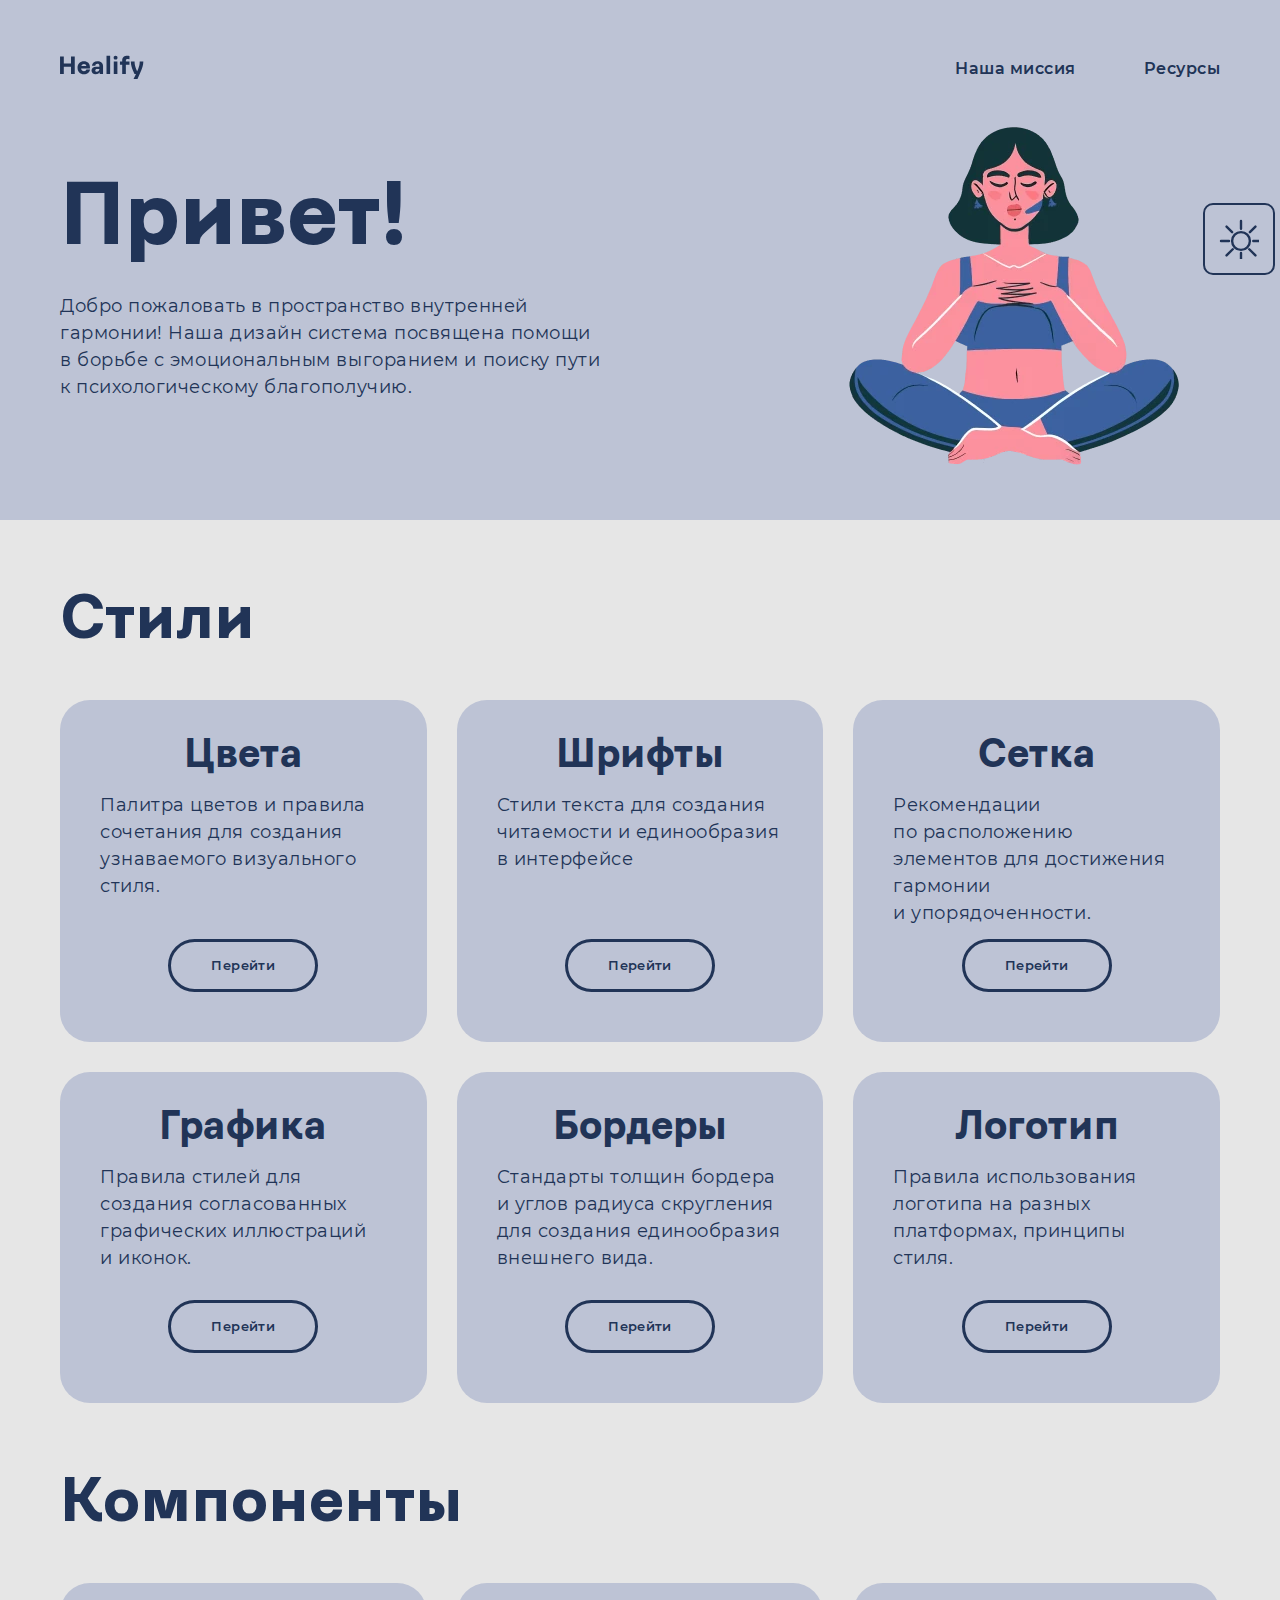
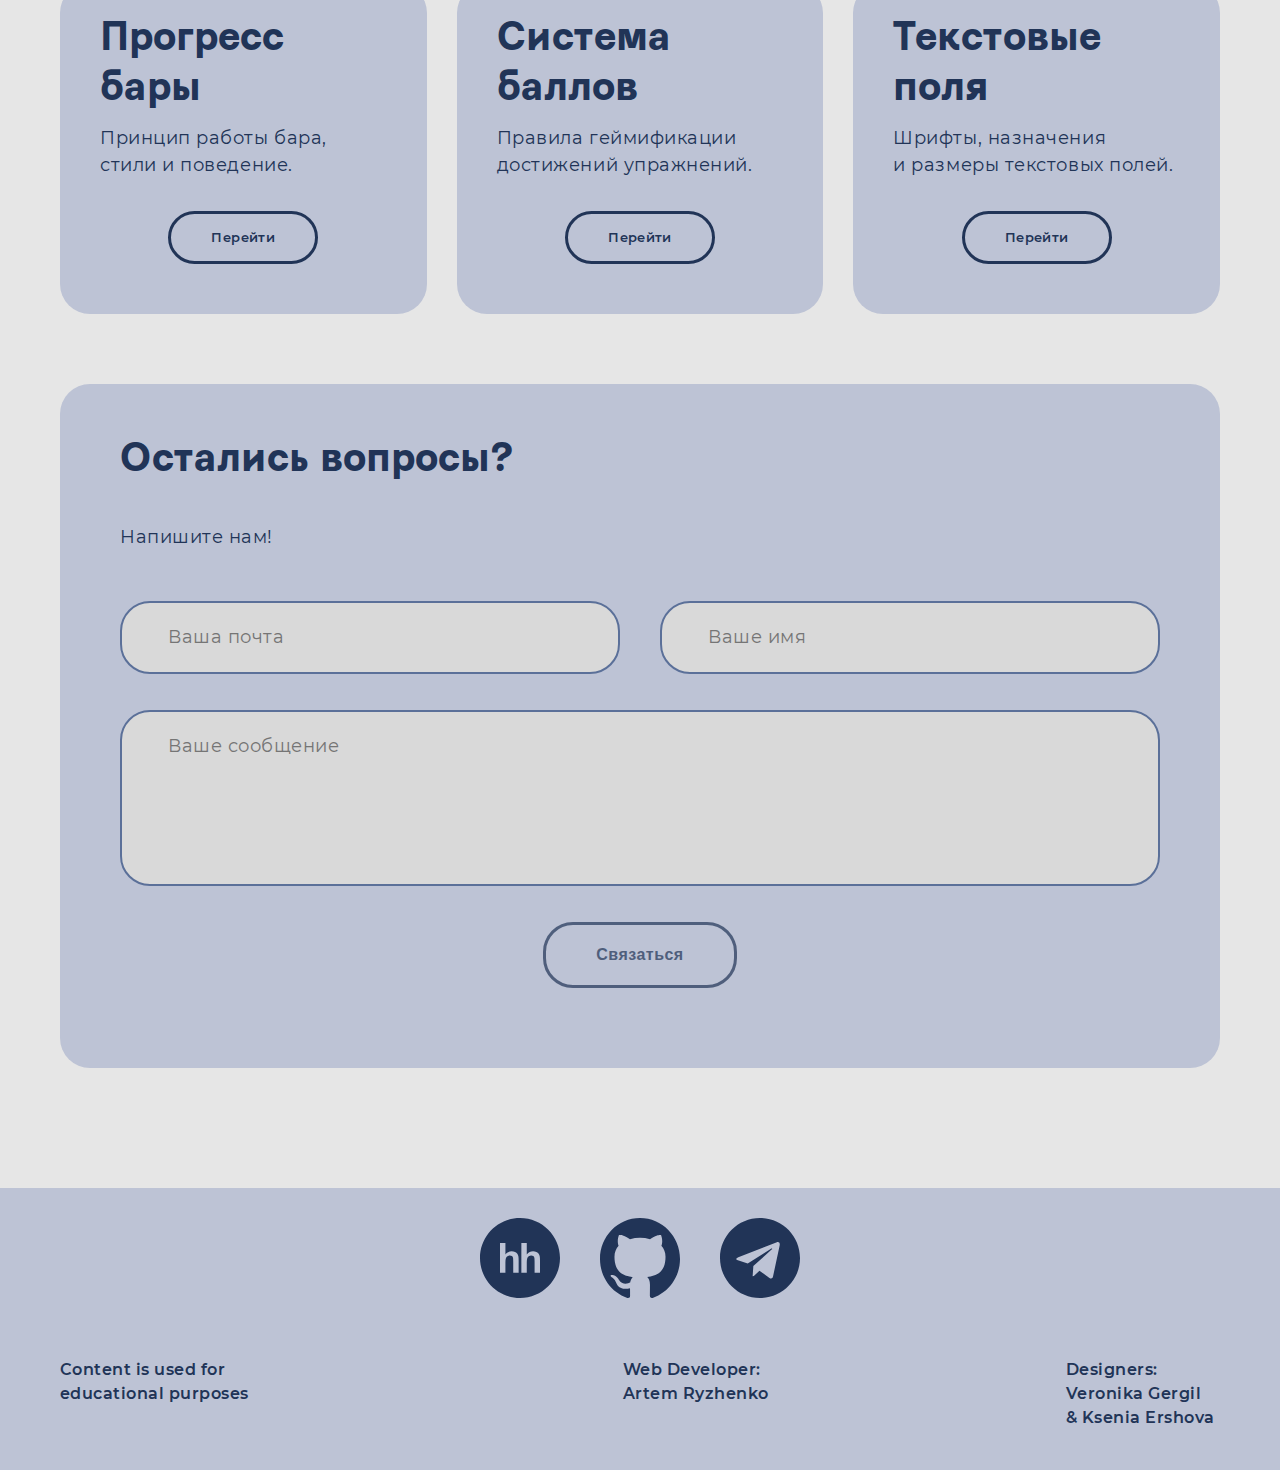
<file: index.html>
<!DOCTYPE html><html class="page" lang="ru"><head><meta charset="UTF-8"><meta name="viewport" content="width=device-width,initial-scale=1"><meta name="description" content="Дизайн-система Healify"><meta name="keywords" content="дизайн-система, итмо, Healify, HTML, CSS, студенческий проект"><link rel="stylesheet" href="css/style.css"><link rel="icon" href="favicon.ico"><link rel="apple-touch-icon" sizes="180x180" href="img/favicons/apple-touch-icon.png"><link rel="icon" type="image/png" sizes="32x32" href="img/favicons/favicon-32x32.png"><link rel="icon" type="image/png" sizes="16x16" href="img/favicons/favicon-16x16.png"><link rel="manifest" href="manifest.webmanifest"><link rel="mask-icon" href="img/favicons/safari-pinned-tab.svg" color="#213457"><meta name="msapplication-TileColor" content="#bdc3d5"><meta name="theme-color" content="#c88585"><title>Дизайн-система Healify</title></head><body class="page-body"><button class="theme-button" aria-label="Изменить цвет"><svg class="theme-button__icon theme-button__icon--light" width="40" height="40"><use xlink:href="./img/icons.svg#sun"></use></svg> <svg class="theme-button__icon theme-button__icon--dark" width="40" height="40"><use xlink:href="./img/icons.svg#moon"></use></svg></button><header class="header"><div class="container"><div class="header__top"><a href="index.html" class="header__logo-link" aria-label="Логотип Healify"><svg class="header__logo-icon" width="87" height="28"><use xlink:href="img/icons.svg#Healify"></use></svg></a><ul class="header__menu list-reset"><li class="header__menu-item"><a href="mission.html" class="header__menu-link header__menu-link--mission">Наша миссия</a></li><li class="header__menu-item"><a href="https://www.figma.com/file/nqF4zMatr6fsem6gwq9UN0/design-system?type=design&node-id=0%3A37&mode=design&t=n8y72E4xhctX0qqB-1" target="_blank" rel="noopener noreferrer" class="header__menu-link">Ресурсы</a></li></ul></div><section class="header__bottom"><h1 class="visually-hidden">Дизайн-система Healify</h1><div class="header__content"><h2 class="header__title title">Привет!</h2><p class="header__text">Добро пожаловать в&nbsp;пространство внутренней гармонии! Наша дизайн система посвящена помощи в&nbsp;борьбе с&nbsp;эмоциональным выгоранием и&nbsp;поиску пути к&nbsp;психологическому благополучию.</p></div><picture class="header__picture"><source type="image/webp" srcset="img/Medit.webp 1x,img/Medit@2x.webp 2x"><img class="header__image" src="img/Medit.png" srcset="img/Medit@2x.png 2x" alt="Темноволосая девушка сидит в позе лотоса и медитирует" width="412" height="364"></picture></section></div></header><main><nav class="main-navigation"><div class="container"><section class="main-navigation-styles"><h2 class="title title--middle main-navigation__title">Стили</h2><ul class="main-navigation__navigation-list navigation-list list-reset"><li class="navigation-list__item"><h3 class="navigation-list__title title title--small">Цвета</h3><p class="navigation-list__text">Палитра цветов и&nbsp;правила сочетания для создания узнаваемого визуального стиля.</p><a href="palette.html" class="button navigation-list__link">Перейти</a></li><li class="navigation-list__item"><h3 class="navigation-list__title title title--small">Шрифты</h3><p class="navigation-list__text">Стили текста для создания читаемости и&nbsp;единообразия в&nbsp;интерфейсе</p><a href="fonts.html" class="button navigation-list__link">Перейти</a></li><li class="navigation-list__item"><h3 class="navigation-list__title title title--small">Сетка</h3><p class="navigation-list__text">Рекомендации по&nbsp;расположению элементов для достижения гармонии и&nbsp;упорядоченности.</p><a href="grid.html" class="button navigation-list__link">Перейти</a></li><li class="navigation-list__item"><h3 class="navigation-list__title title title--small">Графика</h3><p class="navigation-list__text">Правила стилей для создания согласованных графических иллюстраций и&nbsp;иконок.</p><a href="illustrations.html" class="button navigation-list__link">Перейти</a></li><li class="navigation-list__item"><h3 class="navigation-list__title title title--small">Бордеры</h3><p class="navigation-list__text">Стандарты толщин бордера и&nbsp;углов радиуса скругления для создания единообразия внешнего вида.</p><a href="borders.html" class="button navigation-list__link">Перейти</a></li><li class="navigation-list__item"><h3 class="navigation-list__title title title--small">Логотип</h3><p class="navigation-list__text">Правила использования логотипа на&nbsp;разных платформах, принципы стиля.</p><a href="logo.html" class="button navigation-list__link">Перейти</a></li></ul></section><section class="main-nagivation-components"><h2 class="title title--middle main-navigation__title">Компоненты</h2><ul class="main-navigation__navigation-list navigation-list list-reset"><li class="navigation-list__item"><h3 class="navigation-list__title title title--small">Прогресс бары</h3><p class="navigation-list__text">Принцип работы бара, стили и&nbsp;поведение.</p><a href="progress.html" class="button navigation-list__link">Перейти</a></li><li class="navigation-list__item"><h3 class="navigation-list__title title title--small">Система баллов</h3><p class="navigation-list__text">Правила геймификации достижений упражнений.</p><a href="score.html" class="button navigation-list__link">Перейти</a></li><li class="navigation-list__item"><h3 class="navigation-list__title title title--small">Текстовые поля</h3><p class="navigation-list__text">Шрифты, назначения и&nbsp;размеры текстовых полей.</p><a href="fields.html" class="button navigation-list__link">Перейти</a></li></ul></section></div></nav><section class="feedback"><div class="container"><div class="feedback__wrapper"><h2 class="title title--small feedback__title">Остались вопросы?</h2><p class="feedback__text">Напишите нам!</p><form action="#" method="post" class="feedback__form form-area"><fieldset class="form-area__fieldset"><legend class="form-area__label visually-hidden">Персональные данные</legend><input class="form-area__input" placeholder="Ваша почта" type="email" id="email" name="email" title="someemail@mail.com" autocomplete="email"> <label for="email" class="visually-hidden">Почта</label> <input class="form-area__input" placeholder="Ваше имя" type="text" id="name" name="name" title="Только буквы разрешены" pattern="^[A-Za-zА-Яа-я ]+$" autocomplete="name"> <label for="name" class="form-area__label visually-hidden">Имя</label></fieldset><label for="comment" class="form-area__label visually-hidden">Введите комментарий</label> <textarea class="form-area__comment" name="comment" id="comment" placeholder="Ваше сообщение"></textarea> <button class="button form-area__button" type="submit" disabled="disabled">Связаться</button></form></div></div><section class="modal" role="dialog" aria-modal="true"><div class="modal__body"><span class="modal__icon-container" aria-hidden="true"><svg class="modal__icon" width="140" height="140"><use xlink:href="img/icons.svg#like"></use></svg></span><h2 class="modal__body-title title title--small">Отлично!</h2><p class="modal__body-text">Мы&nbsp;получили ваше сообщение и&nbsp;скоро с&nbsp;вами свяжемся.</p><button class="button modal__body-button">Продолжить</button></div></section></section></main><footer class="footer"><div class="container"><ul class="footer__social-list social-list footer__social-list--active list-reset"><li class="social-list__item"><a href="https://spb.hh.ru/resume/6875b0ffff0c10617c0039ed1f346572484975" target="_blank" rel="noopener noreferrer" class="social-list__link" aria-label="HeadHunter Ершовой Ксении" title="Ершова Ксения"><svg class="social-list__icon social-list__icon--hh" width="80" height="80"><use xlink:href="img/icons.svg#headhunter"></use></svg></a></li><li class="social-list__item"><a href="https://github.com/Gyallarhorn" target="_blank" rel="noopener noreferrer" class="social-list__link" aria-label="GitHub Рыженко Артема" title="Рыженко Артем"><svg class="social-list__icon social-list__icon--github" width="80" height="80"><use xlink:href="img/icons.svg#github"></use></svg></a></li><li class="social-list__item"><a href="https://t.me/betaquarius" target="_blank" rel="noopener noreferrer" class="social-list__link" aria-label="Telegram Гергиль Вероники" title="Гергиль Вероника"><svg class="social-list__icon social-list__icon--telegram" width="80" height="80"><use xlink:href="img/icons.svg#telegram"></use></svg></a></li></ul><div class="footer__info"><p class="footer__info-item footer__info-item--purpose">Content is&nbsp;used for educational purposes</p><p class="footer__info-item footer__info-item--developer">Web Developer: Artem Ryzhenko</p><p class="footer__info-item footer__info-item--design">Designers: Veronika Gergil &amp;&nbsp;Ksenia Ershova</p></div></div></footer><script src="./js/bundle.js"></script></body></html>
</file>
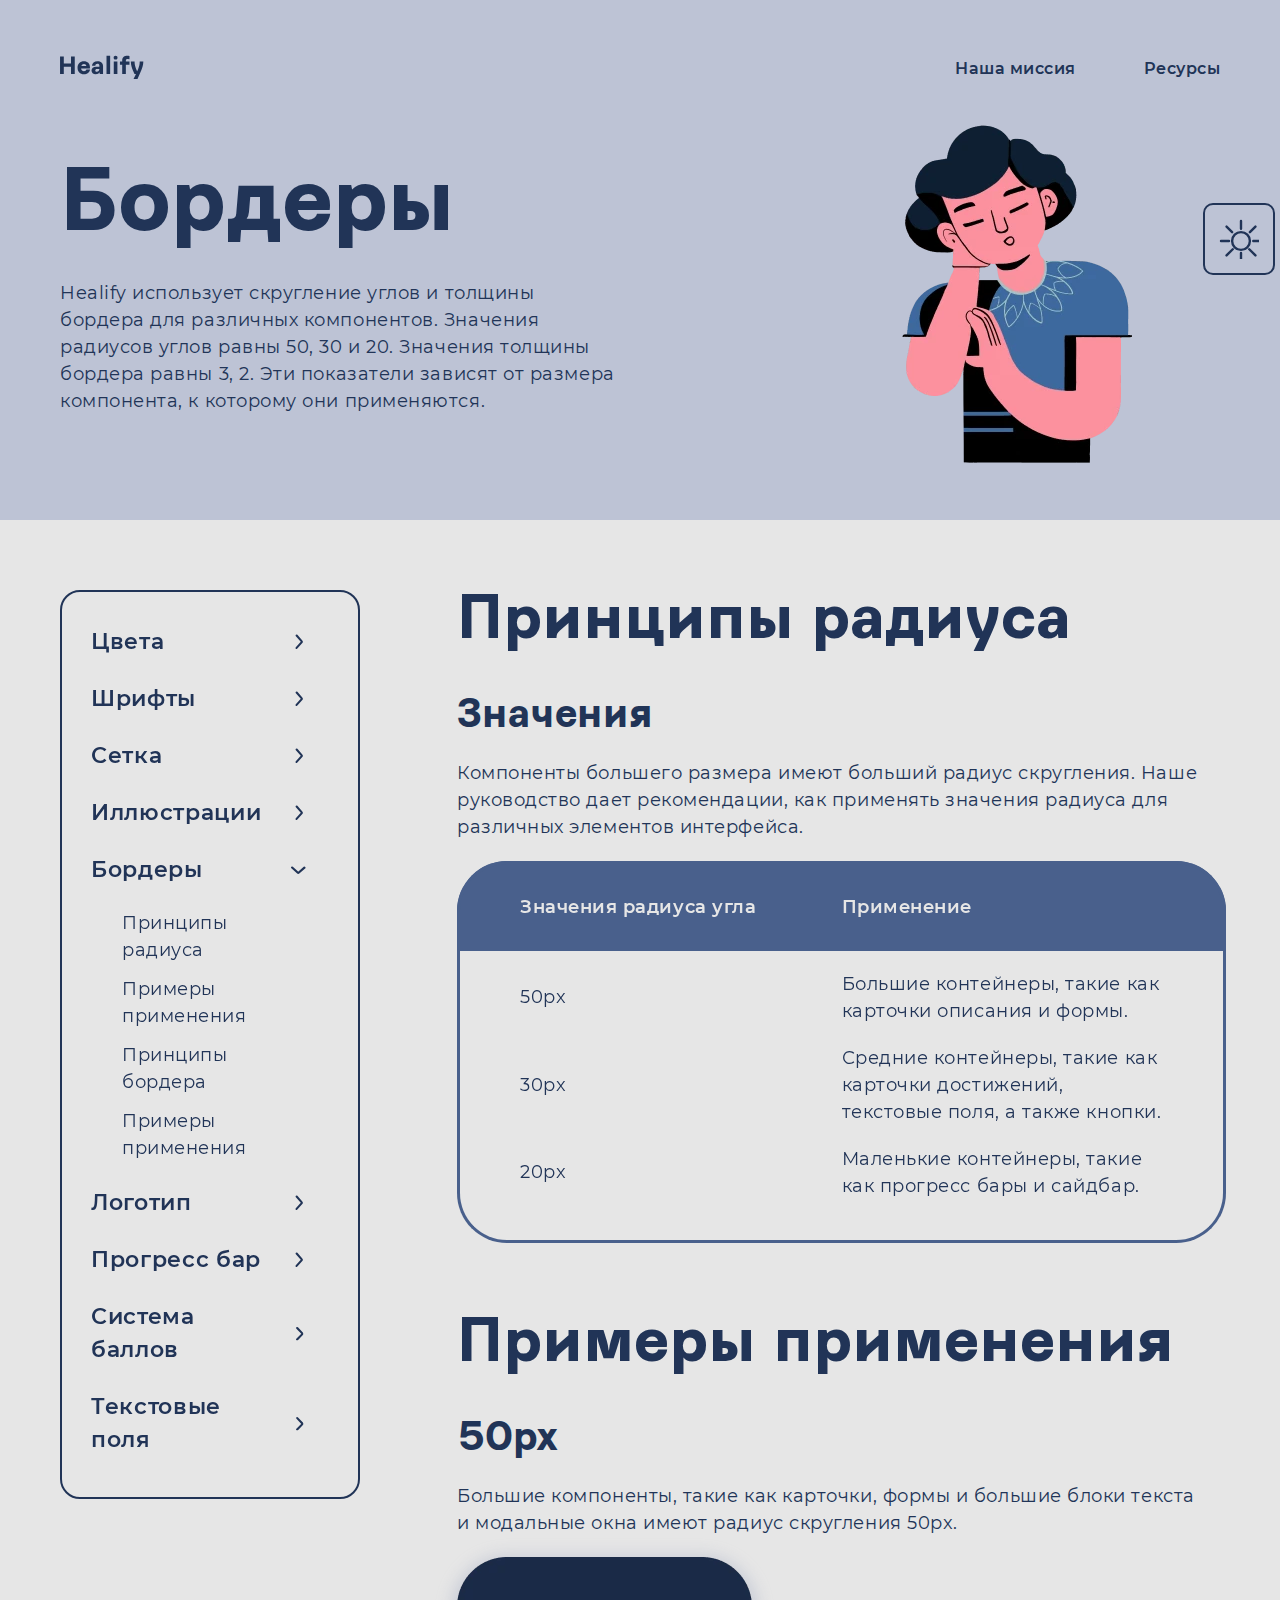
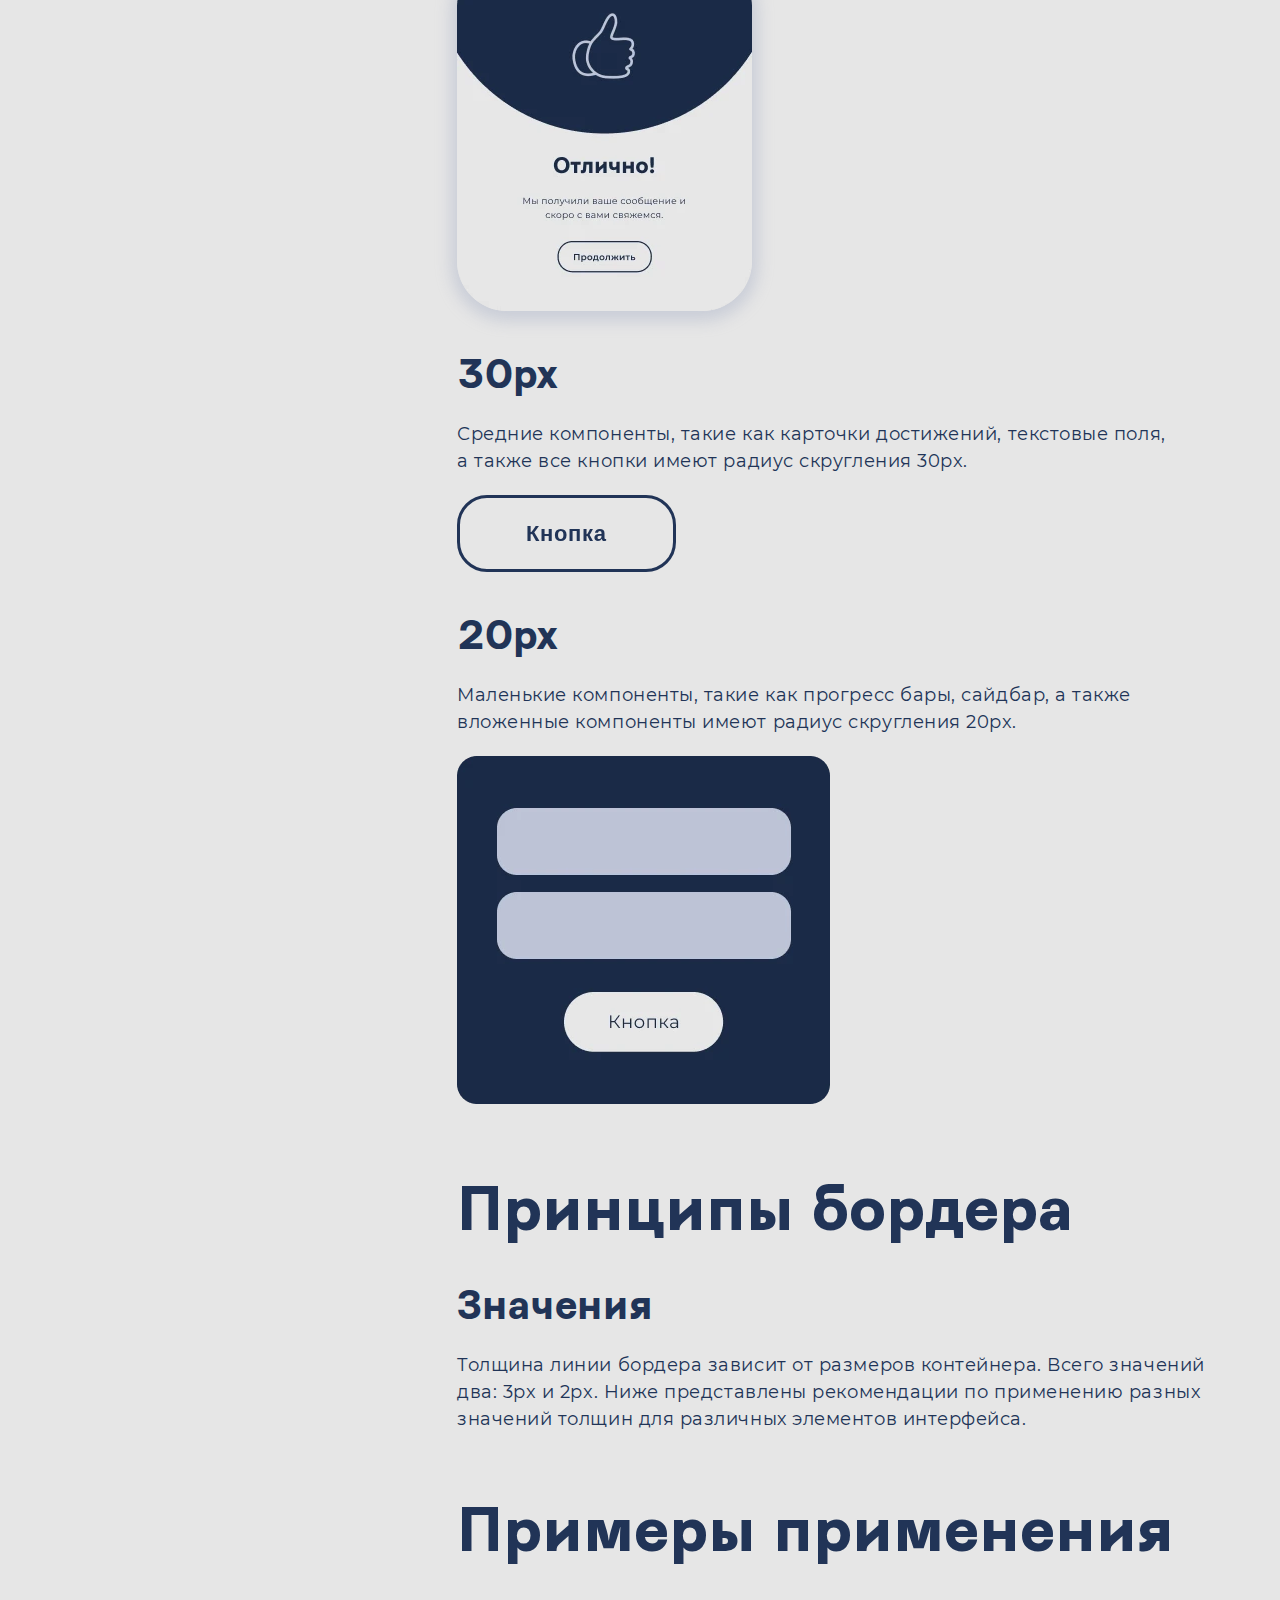
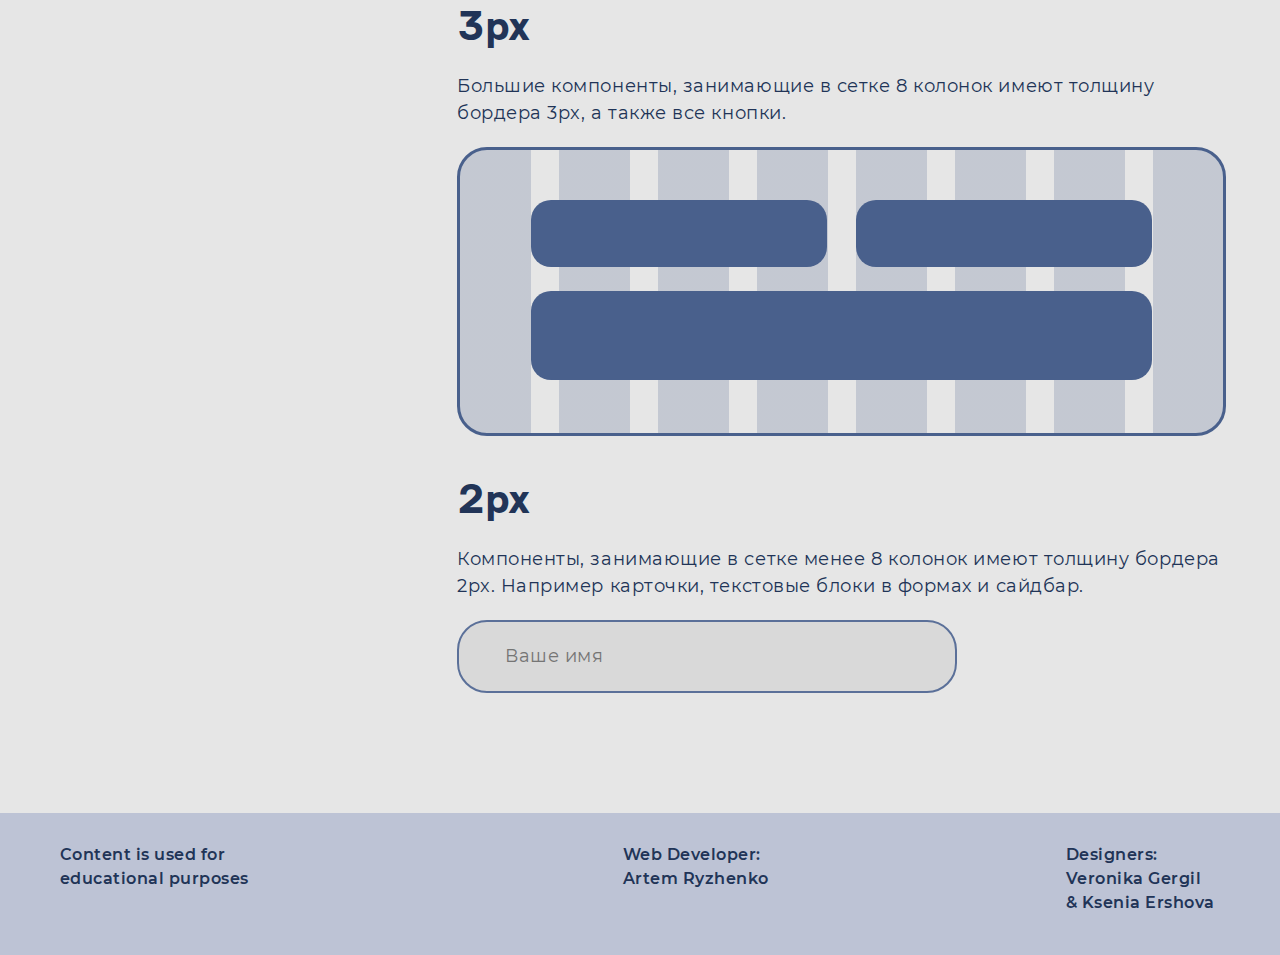
<file: borders.html>
<!DOCTYPE html><html class="page" lang="ru"><head><meta charset="UTF-8"><meta name="viewport" content="width=device-width,initial-scale=1"><meta name="description" content="Дизайн-система Healify"><meta name="keywords" content="дизайн-система, Healify, бордеры, HTML, CSS, студенческий проект"><link rel="stylesheet" href="css/style.css"><link rel="icon" href="favicon.ico"><link rel="apple-touch-icon" sizes="180x180" href="img/favicons/apple-touch-icon.png"><link rel="icon" type="image/png" sizes="32x32" href="img/favicons/favicon-32x32.png"><link rel="icon" type="image/png" sizes="16x16" href="img/favicons/favicon-16x16.png"><link rel="manifest" href="manifest.webmanifest"><link rel="mask-icon" href="img/favicons/safari-pinned-tab.svg" color="#213457"><meta name="msapplication-TileColor" content="#bdc3d5"><meta name="theme-color" content="#c88585"><title>Дизайн-система Healify. Бордеры</title></head><body class="page-body"><button class="theme-button" aria-label="Изменить цвет"><svg class="theme-button__icon theme-button__icon--light" width="40" height="40"><use xlink:href="./img/icons.svg#sun"></use></svg> <svg class="theme-button__icon theme-button__icon--dark" width="40" height="40"><use xlink:href="./img/icons.svg#moon"></use></svg></button><header class="header"><div class="container"><div class="header__top"><a href="index.html" class="header__logo-link" aria-label="Логотип Healify"><svg class="header__logo-icon" width="87" height="28"><use xlink:href="img/icons.svg#Healify"></use></svg></a><ul class="header__menu list-reset"><li class="header__menu-item"><a href="mission.html" class="header__menu-link header__menu-link--mission">Наша миссия</a></li><li class="header__menu-item"><a href="https://www.figma.com/file/nqF4zMatr6fsem6gwq9UN0/design-system?type=design&node-id=0%3A37&mode=design&t=n8y72E4xhctX0qqB-1" target="_blank" rel="noopener noreferrer" class="header__menu-link">Ресурсы</a></li></ul></div><section class="header__bottom"><div class="header__content"><h1 class="header__title title">Бордеры</h1><p class="header__text">Healify использует скругление углов и&nbsp;толщины бордера для различных компонентов. Значения радиусов углов равны 50, 30 и&nbsp;20. Значения толщины бордера равны 3, 2. Эти показатели зависят от&nbsp;размера компонента, к&nbsp;которому они применяются.</p></div><picture class="header__picture"><source type="image/webp" srcset="img/sleepingDude.webp 1x,img/sleepingDude@2x.webp 2x"><img class="header__image" src="img/sleepingDude.png" srcset="img/sleepingDude@2x.png 2x" alt="Девушка, дремлющая на своей руке" width="412" height="364"></picture></section></div></header><main class="main-inner"><div class="container container--inner"><nav class="inner-navigation"><ul class="inner-navigation__list nav-list list-reset"><li class="nav-list__item"><button class="nav-list__button" data-code="palette">Цвета</button><div class="nav-list__accordion" data-active="palette"><ul class="inner-nav list-reset"><li class="inner-nav__item"><a href="palette.html#important" class="inner-nav__link" data-link="important">Важность цвета</a></li><li class="inner-nav__item"><a href="palette.html#principles" class="inner-nav__link" data-link="principles">Принципы</a></li><li class="inner-nav__item"><a href="palette.html#main-colors" class="inner-nav__link" data-link="main-colors">Основные цвета</a></li><li class="inner-nav__item"><a href="palette.html#secondary-colors" class="inner-nav__link" data-link="secondary-colors">Вторичные цвета</a></li><li class="inner-nav__item"><a href="palette.html#inactive-colors" class="inner-nav__link" data-link="inactive-colors">Неактивные цвета</a></li><li class="inner-nav__item"><a href="palette.html#rules" class="inner-nav__link" data-link="rules">Правила применения</a></li></ul></div></li><li class="nav-list__item"><button class="nav-list__button" data-code="fonts">Шрифты</button><div class="nav-list__accordion" data-active="fonts"><ul class="inner-nav list-reset"><li class="inner-nav__item"><a href="fonts.html#principles" class="inner-nav__link" data-link="principles">Принципы</a></li><li class="inner-nav__item"><a href="fonts.html#usage" class="inner-nav__link" data-link="usage">Применение</a></li><li class="inner-nav__item"><a href="fonts.html#main-font" class="inner-nav__link" data-link="main-font">Основной шрифт</a></li><li class="inner-nav__item"><a href="fonts.html#secondary-font" class="inner-nav__link" data-link="secondary-font">Наборный шрифт</a></li><li class="inner-nav__item"><a href="fonts.html#invalid" class="inner-nav__link" data-link="invalid">Как нельзя</a></li><li class="inner-nav__item"><a href="fonts.html#valid" class="inner-nav__link" data-link="valid">Как правильно</a></li></ul></div></li><li class="nav-list__item"><button class="nav-list__button" data-code="grid">Сетка</button><div class="nav-list__accordion" data-active="grid"><ul class="inner-nav list-reset"><li class="inner-nav__item"><a href="grid.html#concept" class="inner-nav__link" data-link="concept">Концепция сетки</a></li><li class="inner-nav__item"><a href="grid.html#column" class="inner-nav__link" data-link="column">Колонки</a></li><li class="inner-nav__item"><a href="grid.html#gap" class="inner-nav__link" data-link="gap">Гэпы</a></li><li class="inner-nav__item"><a href="grid.html#padding" class="inner-nav__link" data-link="padding">Паддинг</a></li><li class="inner-nav__item"><a href="grid.html#width" class="inner-nav__link" data-link="width">Размеры</a></li><li class="inner-nav__item"><a href="grid.html#menu" class="inner-nav__link" data-link="menu">Меню</a></li><li class="inner-nav__item"><a href="grid.html#content" class="inner-nav__link" data-link="content">Расположение контента</a></li><li class="inner-nav__item"><a href="grid.html#fixed" class="inner-nav__link" data-link="fixed">Фиксированный контент</a></li></ul></div></li><li class="nav-list__item"><button class="nav-list__button" data-code="illustrations">Иллюстрации</button><div class="nav-list__accordion" data-active="illustrations"><ul class="inner-nav list-reset"><li class="inner-nav__item"><a href="illustrations.html#characters" class="inner-nav__link" data-link="characters">Персонажи</a></li><li class="inner-nav__item"><a href="illustrations.html#achievement" class="inner-nav__link" data-link="achievement">Достижения</a></li><li class="inner-nav__item"><a href="illustrations.html#icons" class="inner-nav__link" data-link="icons">Иконки</a></li></ul></div></li><li class="nav-list__item"><button class="nav-list__button" data-code="borders">Бордеры</button><div class="nav-list__accordion" data-active="borders"><ul class="inner-nav list-reset"><li class="inner-nav__item"><a href="borders.html#radius-principle" class="inner-nav__link" data-link="radius-principle">Принципы радиуса</a></li><li class="inner-nav__item"><a href="borders.html#usage-radius" class="inner-nav__link" data-link="usage-radius">Примеры применения</a></li><li class="inner-nav__item"><a href="borders.html#border-principle" class="inner-nav__link" data-link="border-principle">Принципы бордера</a></li><li class="inner-nav__item"><a href="borders.html#usage-border" class="inner-nav__link" data-link="usage-border">Примеры применения</a></li></ul></div></li><li class="nav-list__item"><button class="nav-list__button" data-code="logo">Логотип</button><div class="nav-list__accordion" data-active="logo"><ul class="inner-nav list-reset"><li class="inner-nav__item"><a href="logo.html#logo-variation" class="inner-nav__link" data-link="logo-variation">Варианты логотипа</a></li><li class="inner-nav__item"><a href="logo.html#logo" class="inner-nav__link" data-link="logo">Логотип</a></li><li class="inner-nav__item"><a href="logo.html#guard" class="inner-nav__link" data-link="guard">Охранное поле логотипа</a></li><li class="inner-nav__item"><a href="logo.html#proportion" class="inner-nav__link" data-link="proportion">Пропорции логотипа</a></li><li class="inner-nav__item"><a href="logo.html#icon" class="inner-nav__link" data-link="icon">Иконка</a></li><li class="inner-nav__item"><a href="logo.html#guard-icon" class="inner-nav__link" data-link="guard-icon">Охранное поле иконки</a></li><li class="inner-nav__item"><a href="logo.html#icon-proportion" class="inner-nav__link" data-link="icon-proportion">Пропорции иконки</a></li><li class="inner-nav__item"><a href="logo.html#invalid-icons" class="inner-nav__link" data-link="invalid-icons">Как нельзя</a></li></ul></div></li><li class="nav-list__item"><button class="nav-list__button" data-code="progress">Прогресс бар</button><div class="nav-list__accordion" data-active="progress"><ul class="inner-nav list-reset"><li class="inner-nav__item"><a href="progress.html#progress-principle" class="inner-nav__link" data-link="progress-principle">Принцип работы</a></li><li class="inner-nav__item"><a href="progress.html#progress-label" class="inner-nav__link" data-link="progress-label">Подпись</a></li></ul></div></li><li class="nav-list__item"><button class="nav-list__button" data-code="score">Система баллов</button><div class="nav-list__accordion" data-active="score"><ul class="inner-nav list-reset"><li class="inner-nav__item"><a href="score.html#meditation" class="inner-nav__link" data-link="meditation">Медитативные сессии</a></li><li class="inner-nav__item"><a href="score.html#diary" class="inner-nav__link" data-link="diary">Дневник ощущений</a></li><li class="inner-nav__item"><a href="score.html#regulary" class="inner-nav__link" data-link="regulary">Регулярность использования</a></li><li class="inner-nav__item"><a href="score.html#special" class="inner-nav__link" data-link="special">Специальные события и&nbsp;вызовы</a></li><li class="inner-nav__item"><a href="score.html#total" class="inner-nav__link" data-link="total">Общее время</a></li><li class="inner-nav__item"><a href="score.html#other" class="inner-nav__link" data-link="other">Другие достижения</a></li></ul></div></li><li class="nav-list__item"><button class="nav-list__button" data-code="fields">Текстовые поля</button><div class="nav-list__accordion" data-active="fields"><ul class="inner-nav list-reset"><li class="inner-nav__item"><a href="fields.html#term" class="inner-nav__link" data-link="term">Назначение</a></li><li class="inner-nav__item"><a href="fields.html#structure" class="inner-nav__link" data-link="structure">Строение компонента</a></li></ul></div></li></ul></nav><div class="inner-content"><section class="radius-principle main-inner__section observed-section" id="radius-principle"><h2 class="main-inner__title title title--middle">Принципы радиуса</h2><h3 class="main-inner__subtitle title title--small">Значения</h3><p class="radius-principle__text main-inner__subtitle">Компоненты большего размера имеют больший радиус скругления. Наше руководство дает рекомендации, как применять значения радиуса для различных элементов интерфейса.</p><table class="table"><thead class="table__head"><tr class="table__row"><th class="table__head-cell">Значения радиуса угла</th><th class="table__head-cell">Применение</th></tr></thead><tbody class="table__body"><tr class="table__row"><td class="table__cell table__cell--first">50px</td><td class="table__cell table__cell--first">Большие контейнеры, такие как карточки описания и&nbsp;формы.</td></tr><tr class="table__row"><td class="table__cell">30px</td><td class="table__cell">Средние контейнеры, такие как карточки достижений, текстовые поля, а&nbsp;также кнопки.</td></tr><tr class="table__row"><td class="table__cell table__cell--last">20px</td><td class="table__cell table__cell--last">Маленькие контейнеры, такие как прогресс бары и&nbsp;сайдбар.</td></tr></tbody></table></section><section class="usage-radius main-inner__section observed-section" id="usage-radius"><h2 class="main-inner__title title title--middle">Примеры применения</h2><h3 class="main-inner__subtitle title title--small">50px</h3><p class="usage-radius__text main-inner__subtitle">Большие компоненты, такие как карточки, формы и&nbsp;большие блоки текста и&nbsp;модальные окна имеют радиус скругления 50px.</p><picture class="usage-radius__picture main-inner__title"><source type="image/webp" srcset="img/modal.webp 1x,img/modal@2x.webp 2x"><img class="usage-radius__image" src="img/modal.png" srcset="img/modal@2x.png 2x" alt="Модальное окно" width="295" height="354"></picture><h3 class="main-inner__subtitle title title--small">30px</h3><p class="usage-radius__text main-inner__subtitle">Средние компоненты, такие как карточки достижений, текстовые поля, а&nbsp;также все кнопки имеют радиус скругления 30px.</p><button class="button button--usage-radius main-inner__title">Кнопка</button><h3 class="main-inner__subtitle title title--small">20px</h3><p class="usage-radius__text main-inner__subtitle">Маленькие компоненты, такие как прогресс бары, сайдбар, а&nbsp;также вложенные компоненты имеют радиус скругления 20px.</p><picture class="usage-radius__picture"><source type="image/webp" srcset="img/border-20.webp 1x,img/border-20@2x.webp 2x"><img class="usage-radius__image" src="img/border-20.png" srcset="img/border-20@2x.png 2x" alt="Маленькие компоненты имеют border-radius 20px" width="373" height="348"></picture></section><section class="border-principle main-inner__section observed-section" id="border-principle"><h2 class="main-inner__title title title--middle">Принципы бордера</h2><h3 class="main-inner__subtitle title title--small">Значения</h3><p class="border-principle__text main-inner__subtitle">Толщина линии бордера зависит от&nbsp;размеров контейнера. Всего значений два: 3px и&nbsp;2px. Ниже представлены рекомендации по&nbsp;применению разных значений толщин для различных элементов интерфейса.</p></section><section class="usage-border main-inner__section observed-section" id="usage-border"><h2 class="main-inner__title title title--middle">Примеры применения</h2><h3 class="main-inner__subtitle title title--small">3px</h3><p class="usage-border__text main-inner__subtitle">Большие компоненты, занимающие в&nbsp;сетке 8&nbsp;колонок имеют толщину бордера 3px, а&nbsp;также все кнопки.</p><div class="usage-border__example main-inner__title" aria-hidden="true"><div class="usage-border__example-top"><div class="usage-border__example-top-element"></div><div class="usage-border__example-top-element"></div></div><div class="usage-border__example__bottom"></div></div><h3 class="main-inner__subtitle title title--small">2px</h3><p class="usage-border__text main-inner__subtitle">Компоненты, занимающие в&nbsp;сетке менее 8&nbsp;колонок имеют толщину бордера 2px. Например карточки, текстовые блоки в&nbsp;формах и&nbsp;сайдбар.</p><input class="form-area__input usage-border__input" placeholder="Ваше имя" type="text" id="name" name="name" title="Только буквы разрешены" pattern="^[A-Za-zА-Яа-я ]+$" autocomplete="name"> <label for="name" class="form-area__label visually-hidden">Имя</label></section></div></div></main><footer class="footer"><div class="container"><ul class="footer__social-list social-list footer__social-list--active list-reset"><li class="social-list__item"><a href="https://spb.hh.ru/resume/6875b0ffff0c10617c0039ed1f346572484975" target="_blank" rel="noopener noreferrer" class="social-list__link" aria-label="HeadHunter Ершовой Ксении" title="Ершова Ксения"><svg class="social-list__icon social-list__icon--hh" width="80" height="80"><use xlink:href="img/icons.svg#headhunter"></use></svg></a></li><li class="social-list__item"><a href="https://github.com/Gyallarhorn" target="_blank" rel="noopener noreferrer" class="social-list__link" aria-label="GitHub Рыженко Артема" title="Рыженко Артем"><svg class="social-list__icon social-list__icon--github" width="80" height="80"><use xlink:href="img/icons.svg#github"></use></svg></a></li><li class="social-list__item"><a href="https://t.me/betaquarius" target="_blank" rel="noopener noreferrer" class="social-list__link" aria-label="Telegram Гергиль Вероники" title="Гергиль Вероника"><svg class="social-list__icon social-list__icon--telegram" width="80" height="80"><use xlink:href="img/icons.svg#telegram"></use></svg></a></li></ul><div class="footer__info"><p class="footer__info-item footer__info-item--purpose">Content is&nbsp;used for educational purposes</p><p class="footer__info-item footer__info-item--developer">Web Developer: Artem Ryzhenko</p><p class="footer__info-item footer__info-item--design">Designers: Veronika Gergil &amp;&nbsp;Ksenia Ershova</p></div></div></footer><script src="./js/bundle.js"></script></body></html>
</file>
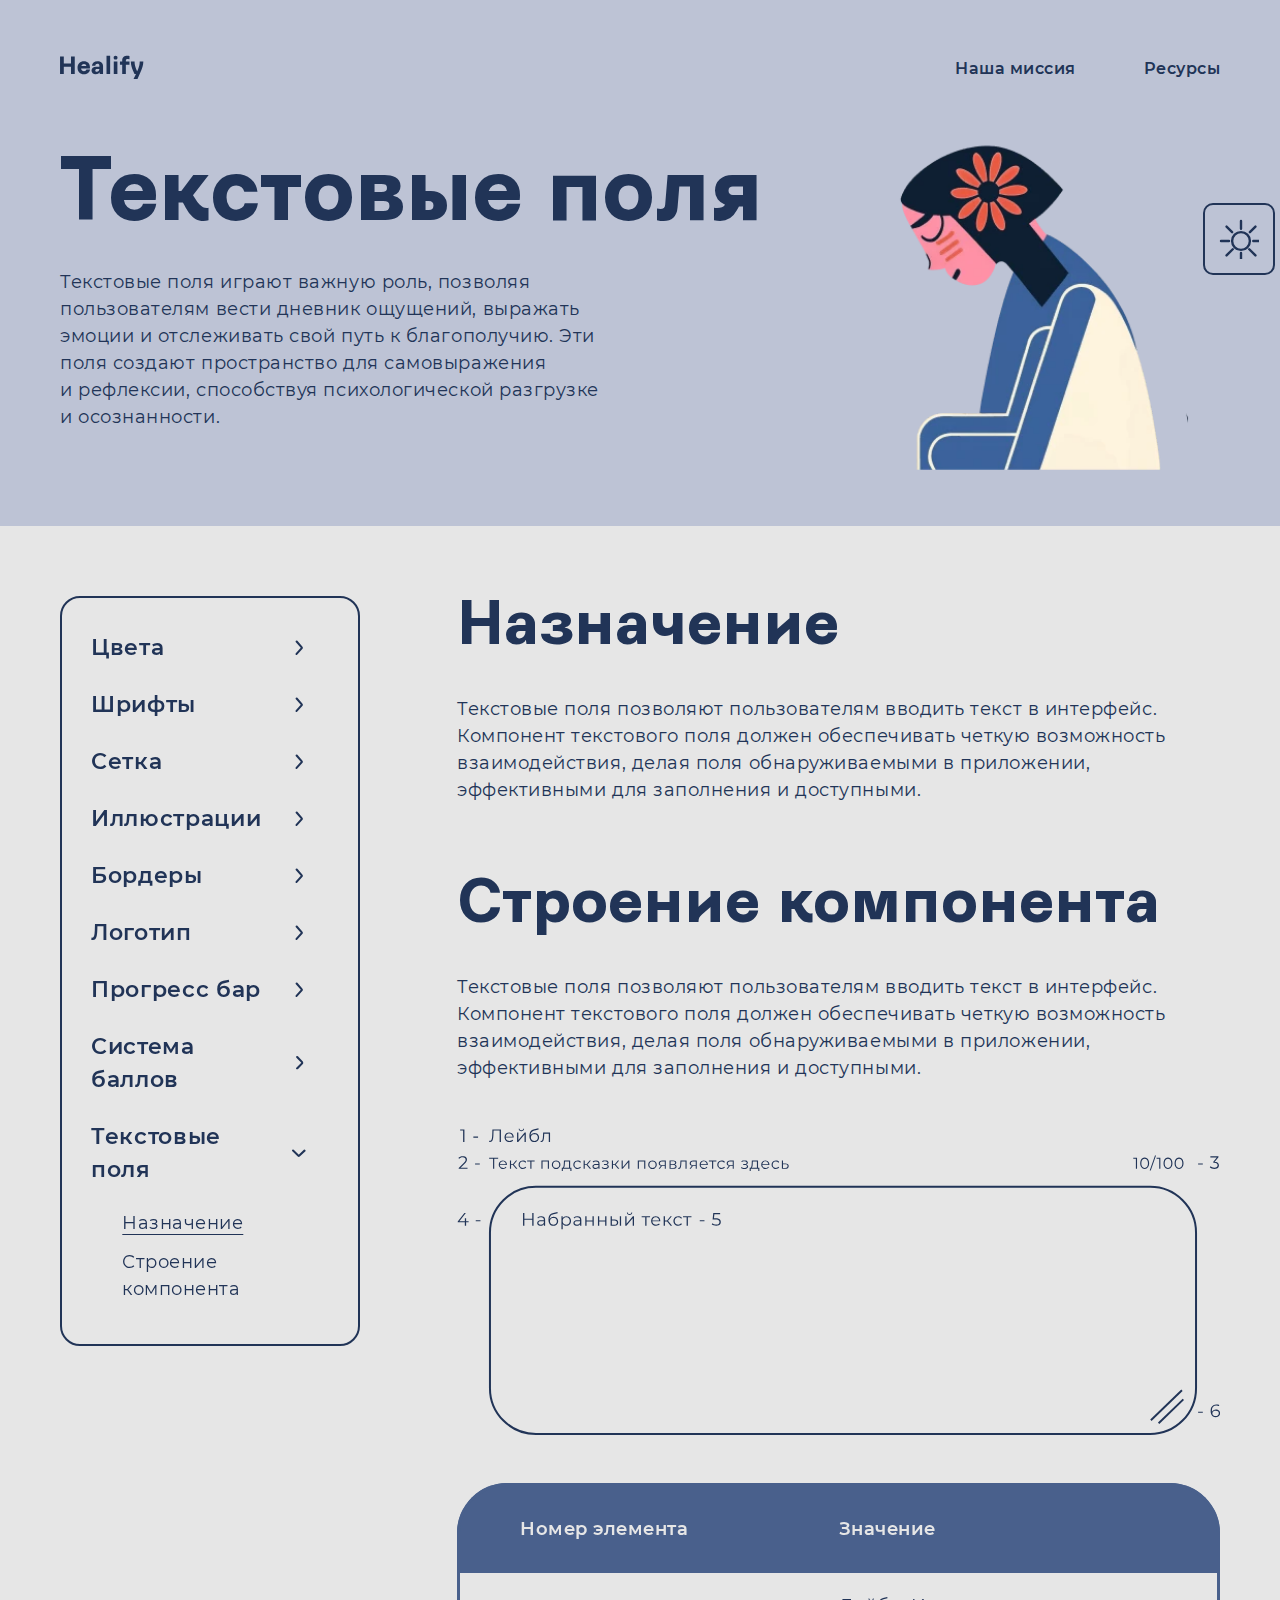
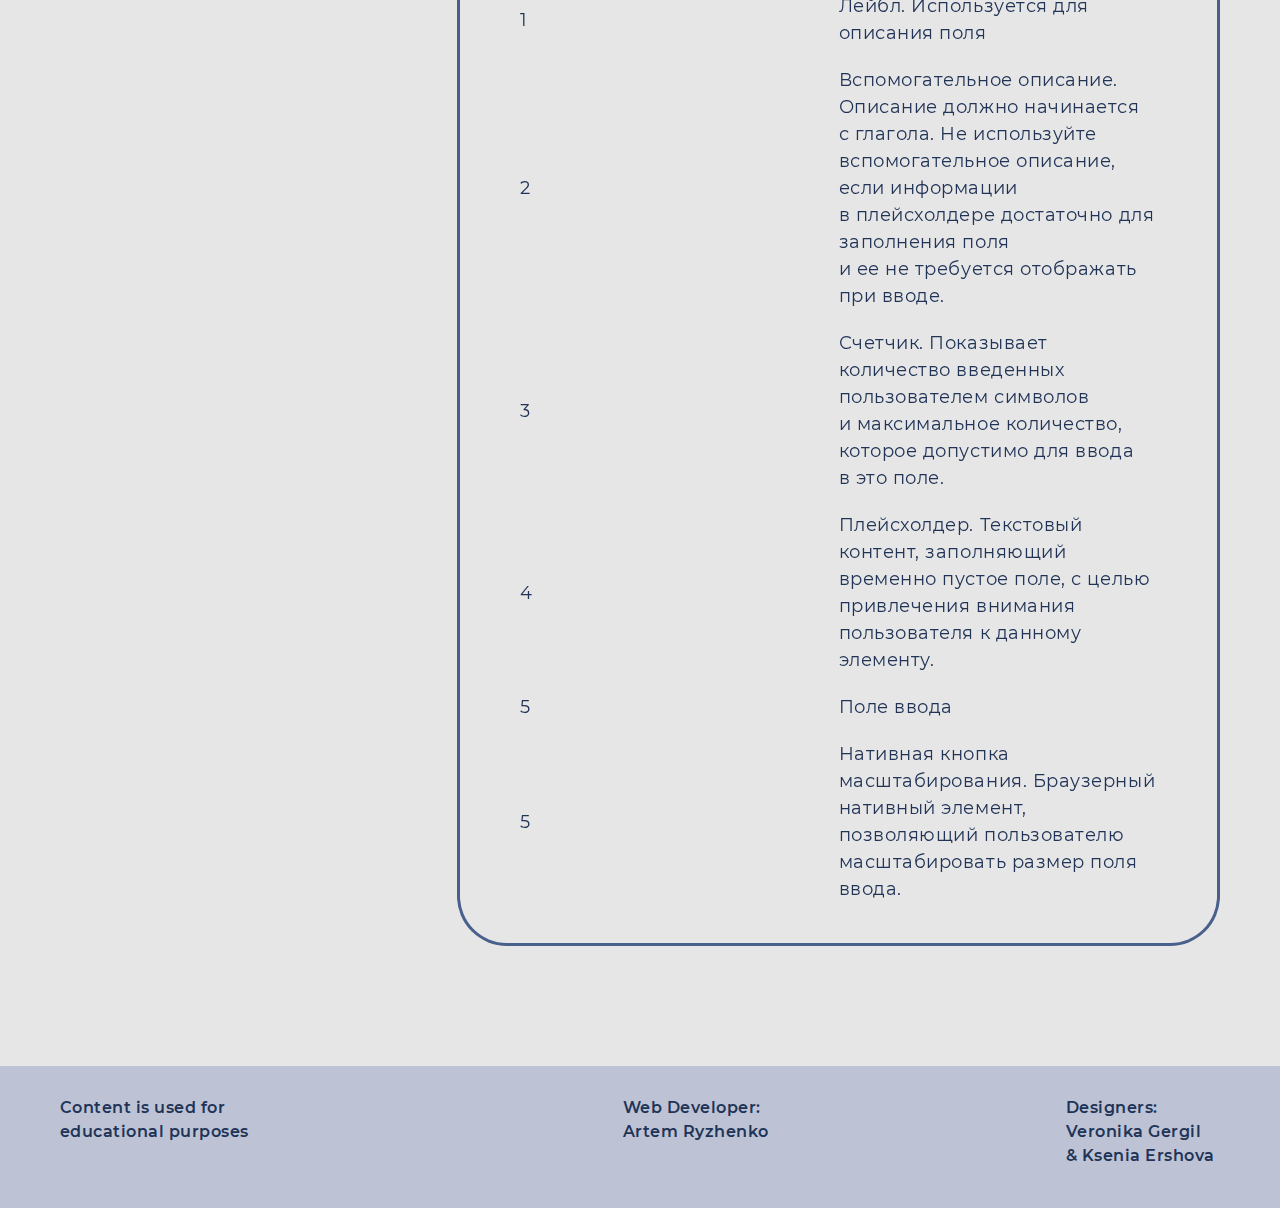
<file: fields.html>
<!DOCTYPE html><html class="page" lang="ru"><head><meta charset="UTF-8"><meta name="viewport" content="width=device-width,initial-scale=1"><meta name="description" content="Дизайн-система Healify"><meta name="keywords" content="дизайн-система, Healify, текстовые поля, HTML, CSS, студенческий проект"><link rel="stylesheet" href="css/style.css"><link rel="icon" href="favicon.ico"><link rel="apple-touch-icon" sizes="180x180" href="img/favicons/apple-touch-icon.png"><link rel="icon" type="image/png" sizes="32x32" href="img/favicons/favicon-32x32.png"><link rel="icon" type="image/png" sizes="16x16" href="img/favicons/favicon-16x16.png"><link rel="manifest" href="manifest.webmanifest"><link rel="mask-icon" href="img/favicons/safari-pinned-tab.svg" color="#213457"><meta name="msapplication-TileColor" content="#bdc3d5"><meta name="theme-color" content="#c88585"><title>Дизайн-система Healify. Текстовые поля</title></head><body class="page-body"><button class="theme-button" aria-label="Изменить цвет"><svg class="theme-button__icon theme-button__icon--light" width="40" height="40"><use xlink:href="./img/icons.svg#sun"></use></svg> <svg class="theme-button__icon theme-button__icon--dark" width="40" height="40"><use xlink:href="./img/icons.svg#moon"></use></svg></button><header class="header"><div class="container"><div class="header__top"><a href="index.html" class="header__logo-link" aria-label="Логотип Healify"><svg class="header__logo-icon" width="87" height="28"><use xlink:href="img/icons.svg#Healify"></use></svg></a><ul class="header__menu list-reset"><li class="header__menu-item"><a href="mission.html" class="header__menu-link header__menu-link--mission">Наша миссия</a></li><li class="header__menu-item"><a href="https://www.figma.com/file/nqF4zMatr6fsem6gwq9UN0/design-system?type=design&node-id=0%3A37&mode=design&t=n8y72E4xhctX0qqB-1" target="_blank" rel="noopener noreferrer" class="header__menu-link">Ресурсы</a></li></ul></div><section class="header__bottom header__bottom--micro-grid"><div class="header__content"><h1 class="header__title title">Текстовые поля</h1><p class="header__text header__text--score">Текстовые поля играют важную роль, позволяя пользователям вести дневник ощущений, выражать эмоции и&nbsp;отслеживать свой путь к&nbsp;благополучию. Эти поля создают пространство для самовыражения и&nbsp;рефлексии, способствуя психологической разгрузке и&nbsp;осознанности.</p></div><picture class="header__picture"><source type="image/webp" srcset="img/sitting-girl.webp 1x,img/sitting-girl@2x.webp 2x"><img class="header__image" src="img/sitting-girl.png" srcset="img/sitting-girl@2x.png 2x" alt="Темноволосая девушка с цветком в волосах размышляет" width="412" height="364"></picture></section></div></header><main class="main-inner"><div class="container container--inner"><nav class="inner-navigation"><ul class="inner-navigation__list nav-list list-reset"><li class="nav-list__item"><button class="nav-list__button" data-code="palette">Цвета</button><div class="nav-list__accordion" data-active="palette"><ul class="inner-nav list-reset"><li class="inner-nav__item"><a href="palette.html#important" class="inner-nav__link" data-link="important">Важность цвета</a></li><li class="inner-nav__item"><a href="palette.html#principles" class="inner-nav__link" data-link="principles">Принципы</a></li><li class="inner-nav__item"><a href="palette.html#main-colors" class="inner-nav__link" data-link="main-colors">Основные цвета</a></li><li class="inner-nav__item"><a href="palette.html#secondary-colors" class="inner-nav__link" data-link="secondary-colors">Вторичные цвета</a></li><li class="inner-nav__item"><a href="palette.html#inactive-colors" class="inner-nav__link" data-link="inactive-colors">Неактивные цвета</a></li><li class="inner-nav__item"><a href="palette.html#rules" class="inner-nav__link" data-link="rules">Правила применения</a></li></ul></div></li><li class="nav-list__item"><button class="nav-list__button" data-code="fonts">Шрифты</button><div class="nav-list__accordion" data-active="fonts"><ul class="inner-nav list-reset"><li class="inner-nav__item"><a href="fonts.html#principles" class="inner-nav__link" data-link="principles">Принципы</a></li><li class="inner-nav__item"><a href="fonts.html#usage" class="inner-nav__link" data-link="usage">Применение</a></li><li class="inner-nav__item"><a href="fonts.html#main-font" class="inner-nav__link" data-link="main-font">Основной шрифт</a></li><li class="inner-nav__item"><a href="fonts.html#secondary-font" class="inner-nav__link" data-link="secondary-font">Наборный шрифт</a></li><li class="inner-nav__item"><a href="fonts.html#invalid" class="inner-nav__link" data-link="invalid">Как нельзя</a></li><li class="inner-nav__item"><a href="fonts.html#valid" class="inner-nav__link" data-link="valid">Как правильно</a></li></ul></div></li><li class="nav-list__item"><button class="nav-list__button" data-code="grid">Сетка</button><div class="nav-list__accordion" data-active="grid"><ul class="inner-nav list-reset"><li class="inner-nav__item"><a href="grid.html#concept" class="inner-nav__link" data-link="concept">Концепция сетки</a></li><li class="inner-nav__item"><a href="grid.html#column" class="inner-nav__link" data-link="column">Колонки</a></li><li class="inner-nav__item"><a href="grid.html#gap" class="inner-nav__link" data-link="gap">Гэпы</a></li><li class="inner-nav__item"><a href="grid.html#padding" class="inner-nav__link" data-link="padding">Паддинг</a></li><li class="inner-nav__item"><a href="grid.html#width" class="inner-nav__link" data-link="width">Размеры</a></li><li class="inner-nav__item"><a href="grid.html#menu" class="inner-nav__link" data-link="menu">Меню</a></li><li class="inner-nav__item"><a href="grid.html#content" class="inner-nav__link" data-link="content">Расположение контента</a></li><li class="inner-nav__item"><a href="grid.html#fixed" class="inner-nav__link" data-link="fixed">Фиксированный контент</a></li></ul></div></li><li class="nav-list__item"><button class="nav-list__button" data-code="illustrations">Иллюстрации</button><div class="nav-list__accordion" data-active="illustrations"><ul class="inner-nav list-reset"><li class="inner-nav__item"><a href="illustrations.html#characters" class="inner-nav__link" data-link="characters">Персонажи</a></li><li class="inner-nav__item"><a href="illustrations.html#achievement" class="inner-nav__link" data-link="achievement">Достижения</a></li><li class="inner-nav__item"><a href="illustrations.html#icons" class="inner-nav__link" data-link="icons">Иконки</a></li></ul></div></li><li class="nav-list__item"><button class="nav-list__button" data-code="borders">Бордеры</button><div class="nav-list__accordion" data-active="borders"><ul class="inner-nav list-reset"><li class="inner-nav__item"><a href="borders.html#radius-principle" class="inner-nav__link" data-link="radius-principle">Принципы радиуса</a></li><li class="inner-nav__item"><a href="borders.html#usage-radius" class="inner-nav__link" data-link="usage-radius">Примеры применения</a></li><li class="inner-nav__item"><a href="borders.html#border-principle" class="inner-nav__link" data-link="border-principle">Принципы бордера</a></li><li class="inner-nav__item"><a href="borders.html#usage-border" class="inner-nav__link" data-link="usage-border">Примеры применения</a></li></ul></div></li><li class="nav-list__item"><button class="nav-list__button" data-code="logo">Логотип</button><div class="nav-list__accordion" data-active="logo"><ul class="inner-nav list-reset"><li class="inner-nav__item"><a href="logo.html#logo-variation" class="inner-nav__link" data-link="logo-variation">Варианты логотипа</a></li><li class="inner-nav__item"><a href="logo.html#logo" class="inner-nav__link" data-link="logo">Логотип</a></li><li class="inner-nav__item"><a href="logo.html#guard" class="inner-nav__link" data-link="guard">Охранное поле логотипа</a></li><li class="inner-nav__item"><a href="logo.html#proportion" class="inner-nav__link" data-link="proportion">Пропорции логотипа</a></li><li class="inner-nav__item"><a href="logo.html#icon" class="inner-nav__link" data-link="icon">Иконка</a></li><li class="inner-nav__item"><a href="logo.html#guard-icon" class="inner-nav__link" data-link="guard-icon">Охранное поле иконки</a></li><li class="inner-nav__item"><a href="logo.html#icon-proportion" class="inner-nav__link" data-link="icon-proportion">Пропорции иконки</a></li><li class="inner-nav__item"><a href="logo.html#invalid-icons" class="inner-nav__link" data-link="invalid-icons">Как нельзя</a></li></ul></div></li><li class="nav-list__item"><button class="nav-list__button" data-code="progress">Прогресс бар</button><div class="nav-list__accordion" data-active="progress"><ul class="inner-nav list-reset"><li class="inner-nav__item"><a href="progress.html#progress-principle" class="inner-nav__link" data-link="progress-principle">Принцип работы</a></li><li class="inner-nav__item"><a href="progress.html#progress-label" class="inner-nav__link" data-link="progress-label">Подпись</a></li></ul></div></li><li class="nav-list__item"><button class="nav-list__button" data-code="score">Система баллов</button><div class="nav-list__accordion" data-active="score"><ul class="inner-nav list-reset"><li class="inner-nav__item"><a href="score.html#meditation" class="inner-nav__link" data-link="meditation">Медитативные сессии</a></li><li class="inner-nav__item"><a href="score.html#diary" class="inner-nav__link" data-link="diary">Дневник ощущений</a></li><li class="inner-nav__item"><a href="score.html#regulary" class="inner-nav__link" data-link="regulary">Регулярность использования</a></li><li class="inner-nav__item"><a href="score.html#special" class="inner-nav__link" data-link="special">Специальные события и&nbsp;вызовы</a></li><li class="inner-nav__item"><a href="score.html#total" class="inner-nav__link" data-link="total">Общее время</a></li><li class="inner-nav__item"><a href="score.html#other" class="inner-nav__link" data-link="other">Другие достижения</a></li></ul></div></li><li class="nav-list__item"><button class="nav-list__button" data-code="fields">Текстовые поля</button><div class="nav-list__accordion" data-active="fields"><ul class="inner-nav list-reset"><li class="inner-nav__item"><a href="fields.html#term" class="inner-nav__link" data-link="term">Назначение</a></li><li class="inner-nav__item"><a href="fields.html#structure" class="inner-nav__link" data-link="structure">Строение компонента</a></li></ul></div></li></ul></nav><div class="inner-content"><section class="term main-inner__section observed-section" id="term"><h2 class="main-inner__title title title--middle">Назначение</h2><p class="main-inner__text">Текстовые поля позволяют пользователям вводить текст в&nbsp;интерфейс. Компонент текстового поля должен обеспечивать четкую возможность взаимодействия, делая поля обнаруживаемыми в&nbsp;приложении, эффективными для заполнения и&nbsp;доступными.</p></section><section class="structure main-inner__section observed-section" id="structure"><h2 class="main-inner__title title title--middle">Строение компонента</h2><p class="main-inner__title">Текстовые поля позволяют пользователям вводить текст в&nbsp;интерфейс. Компонент текстового поля должен обеспечивать четкую возможность взаимодействия, делая поля обнаруживаемыми в&nbsp;приложении, эффективными для заполнения и&nbsp;доступными.</p><img src="./img/fields.svg" alt="Строение текстового компонента: включает в себя label, текст подсказки, индикатор количества символов и само поле" width="764" height="314" class="main-inner__title"><table class="table"><thead class="table__head"><tr class="table__row"><th class="table__head-cell">Номер элемента</th><th class="table__head-cell">Значение</th></tr></thead><tbody class="table__body"><tr class="table__row"><td class="table__cell table__cell--first">1</td><td class="table__cell table__cell--first">Лейбл. Используется для описания поля</td></tr><tr class="table__row"><td class="table__cell">2</td><td class="table__cell">Вспомогательное описание. Описание должно начинается с&nbsp;глагола. Не&nbsp;используйте вспомогательное описание, если информации в&nbsp;плейсхолдере достаточно для заполнения поля и&nbsp;ее&nbsp;не&nbsp;требуется отображать при вводе.</td></tr><tr class="table__row"><td class="table__cell">3</td><td class="table__cell">Счетчик. Показывает количество введенных пользователем символов и&nbsp;максимальное количество, которое допустимо для ввода в&nbsp;это поле.</td></tr><tr class="table__row"><td class="table__cell">4</td><td class="table__cell">Плейсхолдер. Текстовый контент, заполняющий временно пустое поле, с&nbsp;целью привлечения внимания пользователя к&nbsp;данному элементу.</td></tr><tr class="table__row"><td class="table__cell">5</td><td class="table__cell">Поле ввода</td></tr><tr class="table__row"><td class="table__cell table__cell--last">5</td><td class="table__cell table__cell--last">Нативная кнопка масштабирования. Браузерный нативный элемент, позволяющий пользователю масштабировать размер поля ввода.</td></tr></tbody></table></section></div></div></main><footer class="footer"><div class="container"><ul class="footer__social-list social-list footer__social-list--active list-reset"><li class="social-list__item"><a href="https://spb.hh.ru/resume/6875b0ffff0c10617c0039ed1f346572484975" target="_blank" rel="noopener noreferrer" class="social-list__link" aria-label="HeadHunter Ершовой Ксении" title="Ершова Ксения"><svg class="social-list__icon social-list__icon--hh" width="80" height="80"><use xlink:href="img/icons.svg#headhunter"></use></svg></a></li><li class="social-list__item"><a href="https://github.com/Gyallarhorn" target="_blank" rel="noopener noreferrer" class="social-list__link" aria-label="GitHub Рыженко Артема" title="Рыженко Артем"><svg class="social-list__icon social-list__icon--github" width="80" height="80"><use xlink:href="img/icons.svg#github"></use></svg></a></li><li class="social-list__item"><a href="https://t.me/betaquarius" target="_blank" rel="noopener noreferrer" class="social-list__link" aria-label="Telegram Гергиль Вероники" title="Гергиль Вероника"><svg class="social-list__icon social-list__icon--telegram" width="80" height="80"><use xlink:href="img/icons.svg#telegram"></use></svg></a></li></ul><div class="footer__info"><p class="footer__info-item footer__info-item--purpose">Content is&nbsp;used for educational purposes</p><p class="footer__info-item footer__info-item--developer">Web Developer: Artem Ryzhenko</p><p class="footer__info-item footer__info-item--design">Designers: Veronika Gergil &amp;&nbsp;Ksenia Ershova</p></div></div></footer><script src="./js/bundle.js"></script></body></html>
</file>
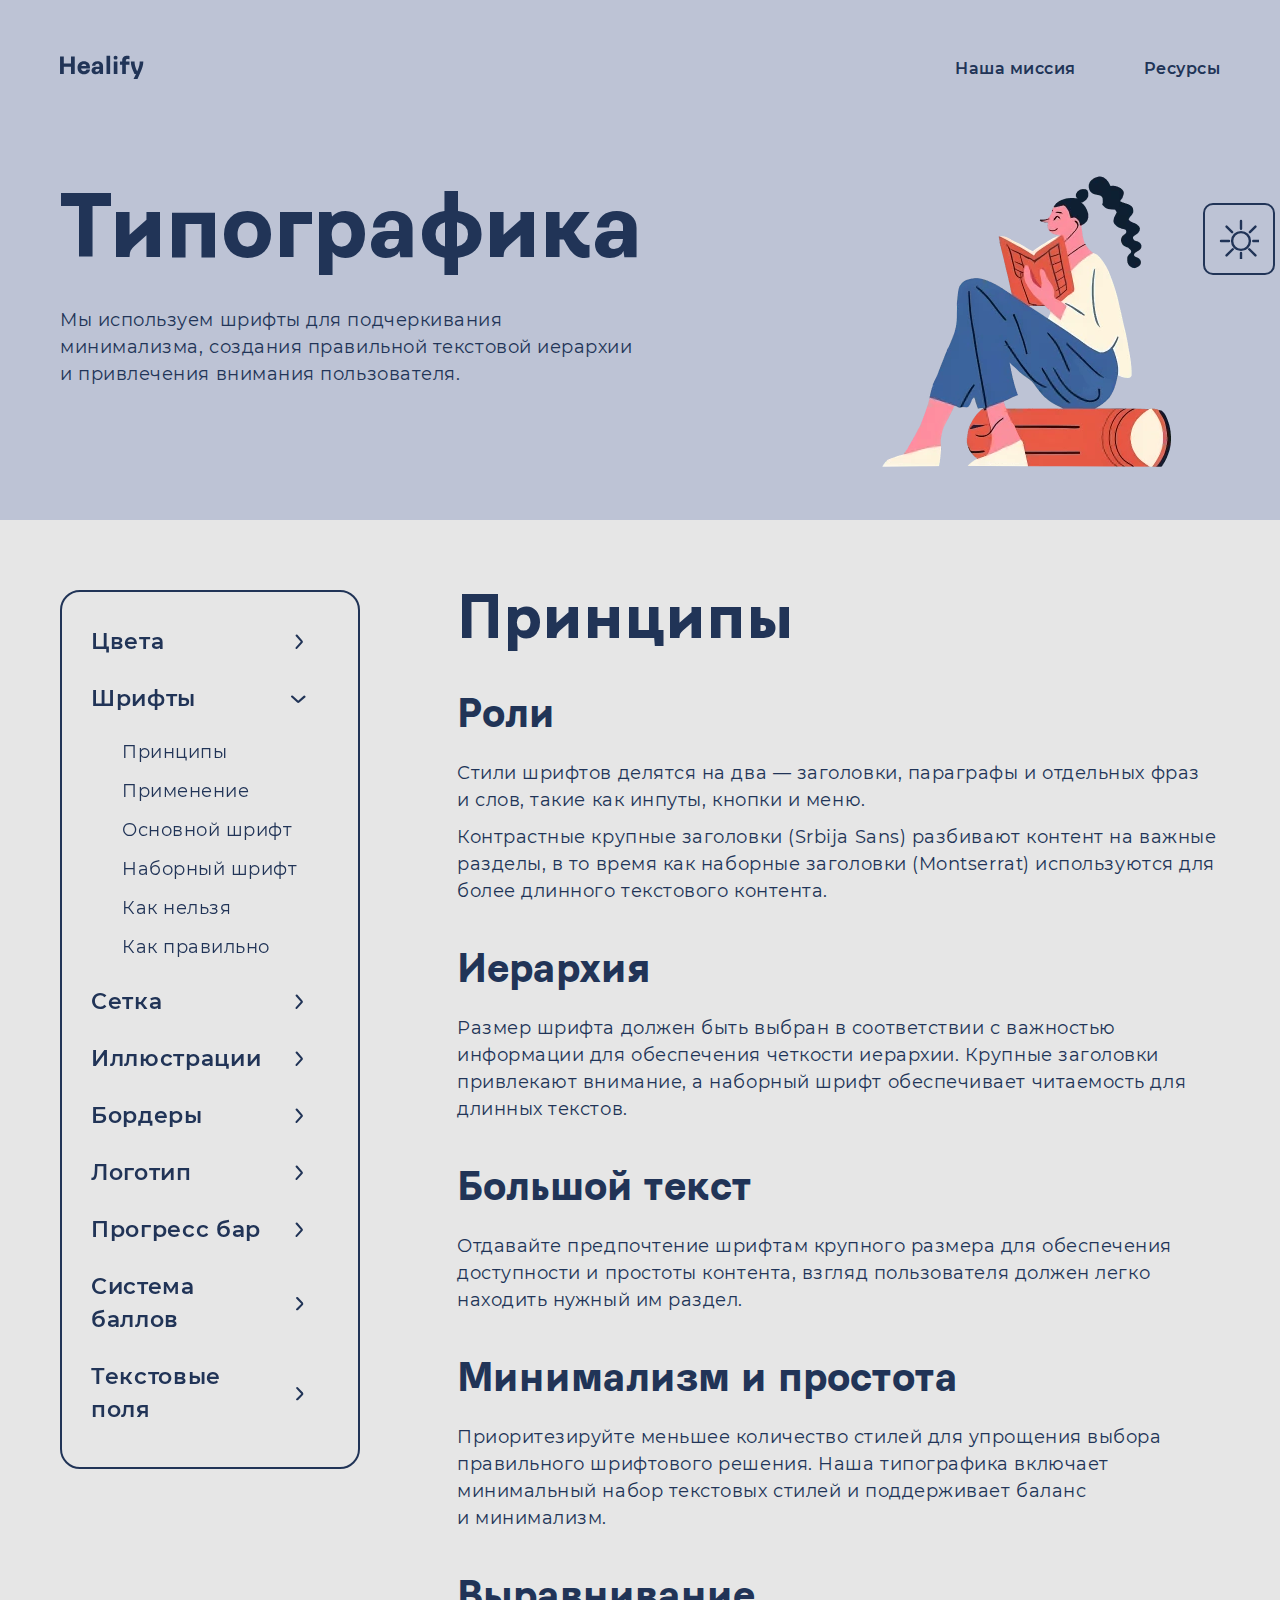
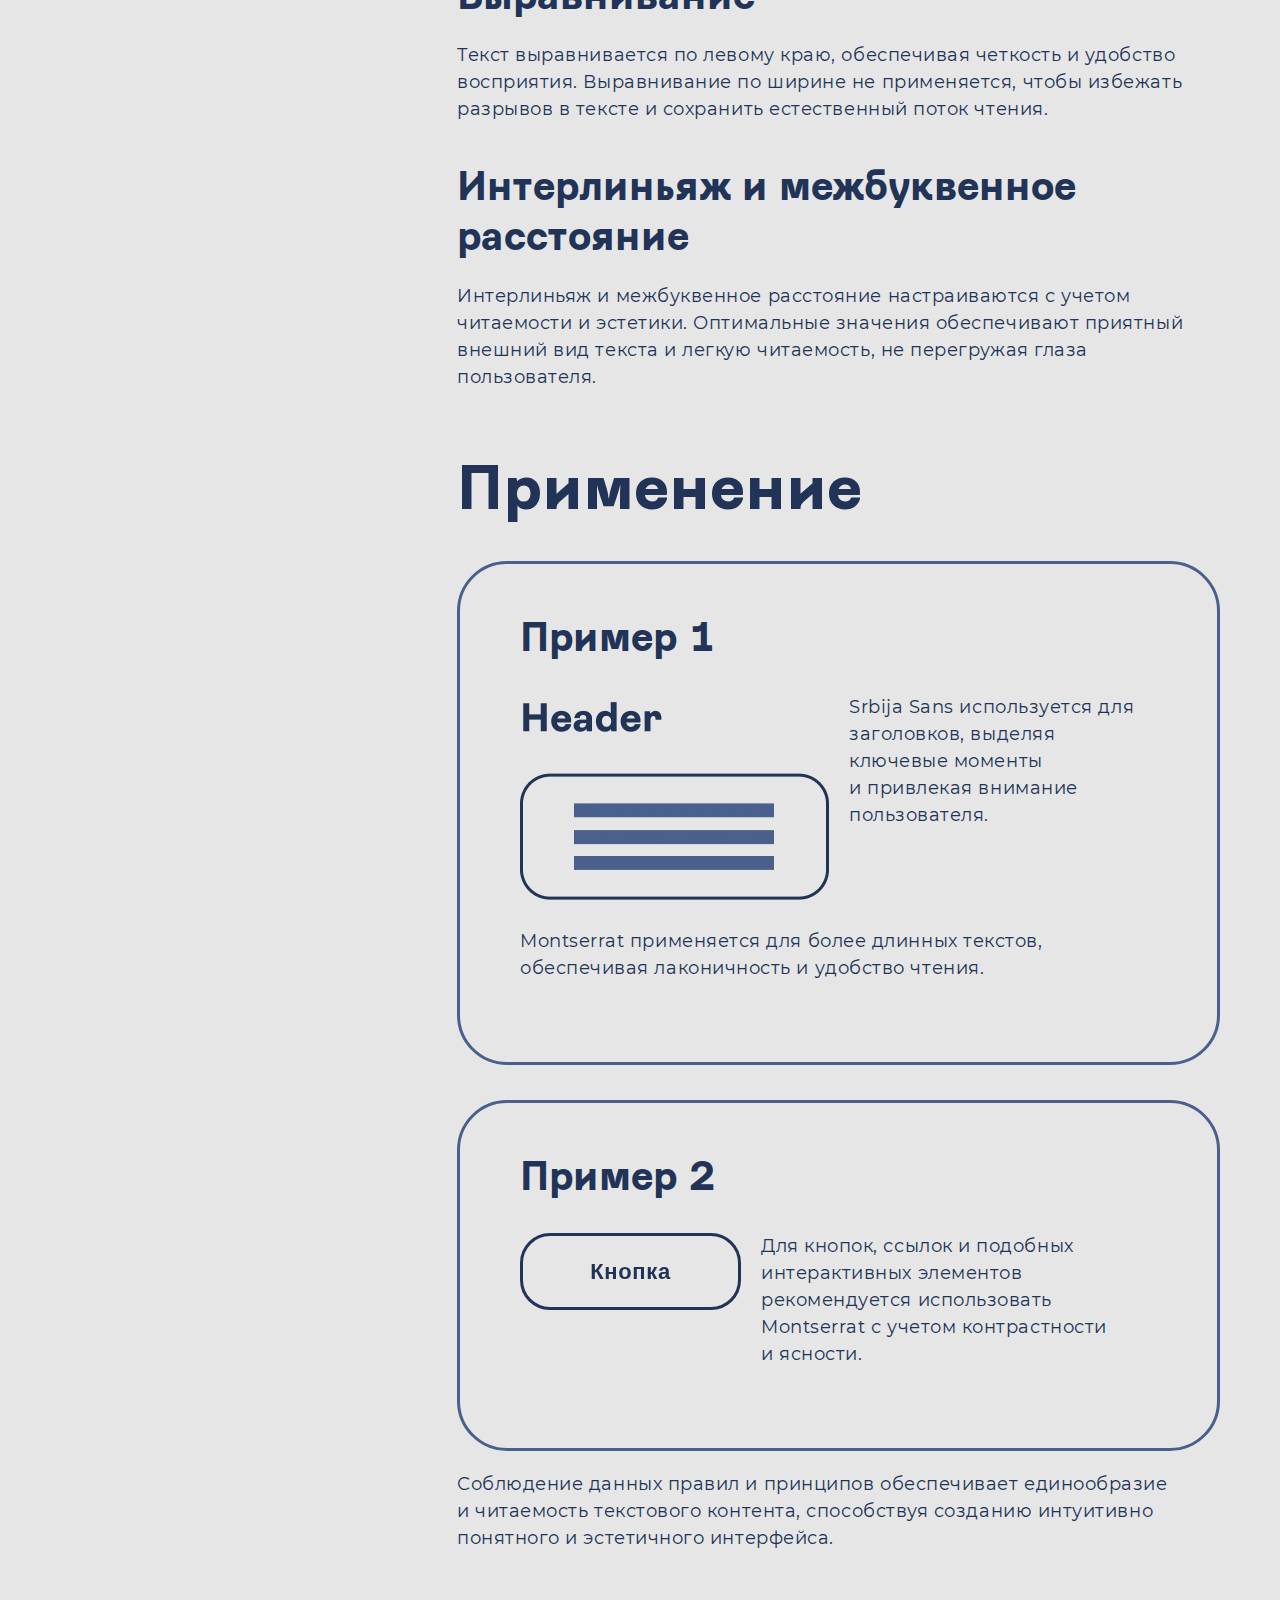
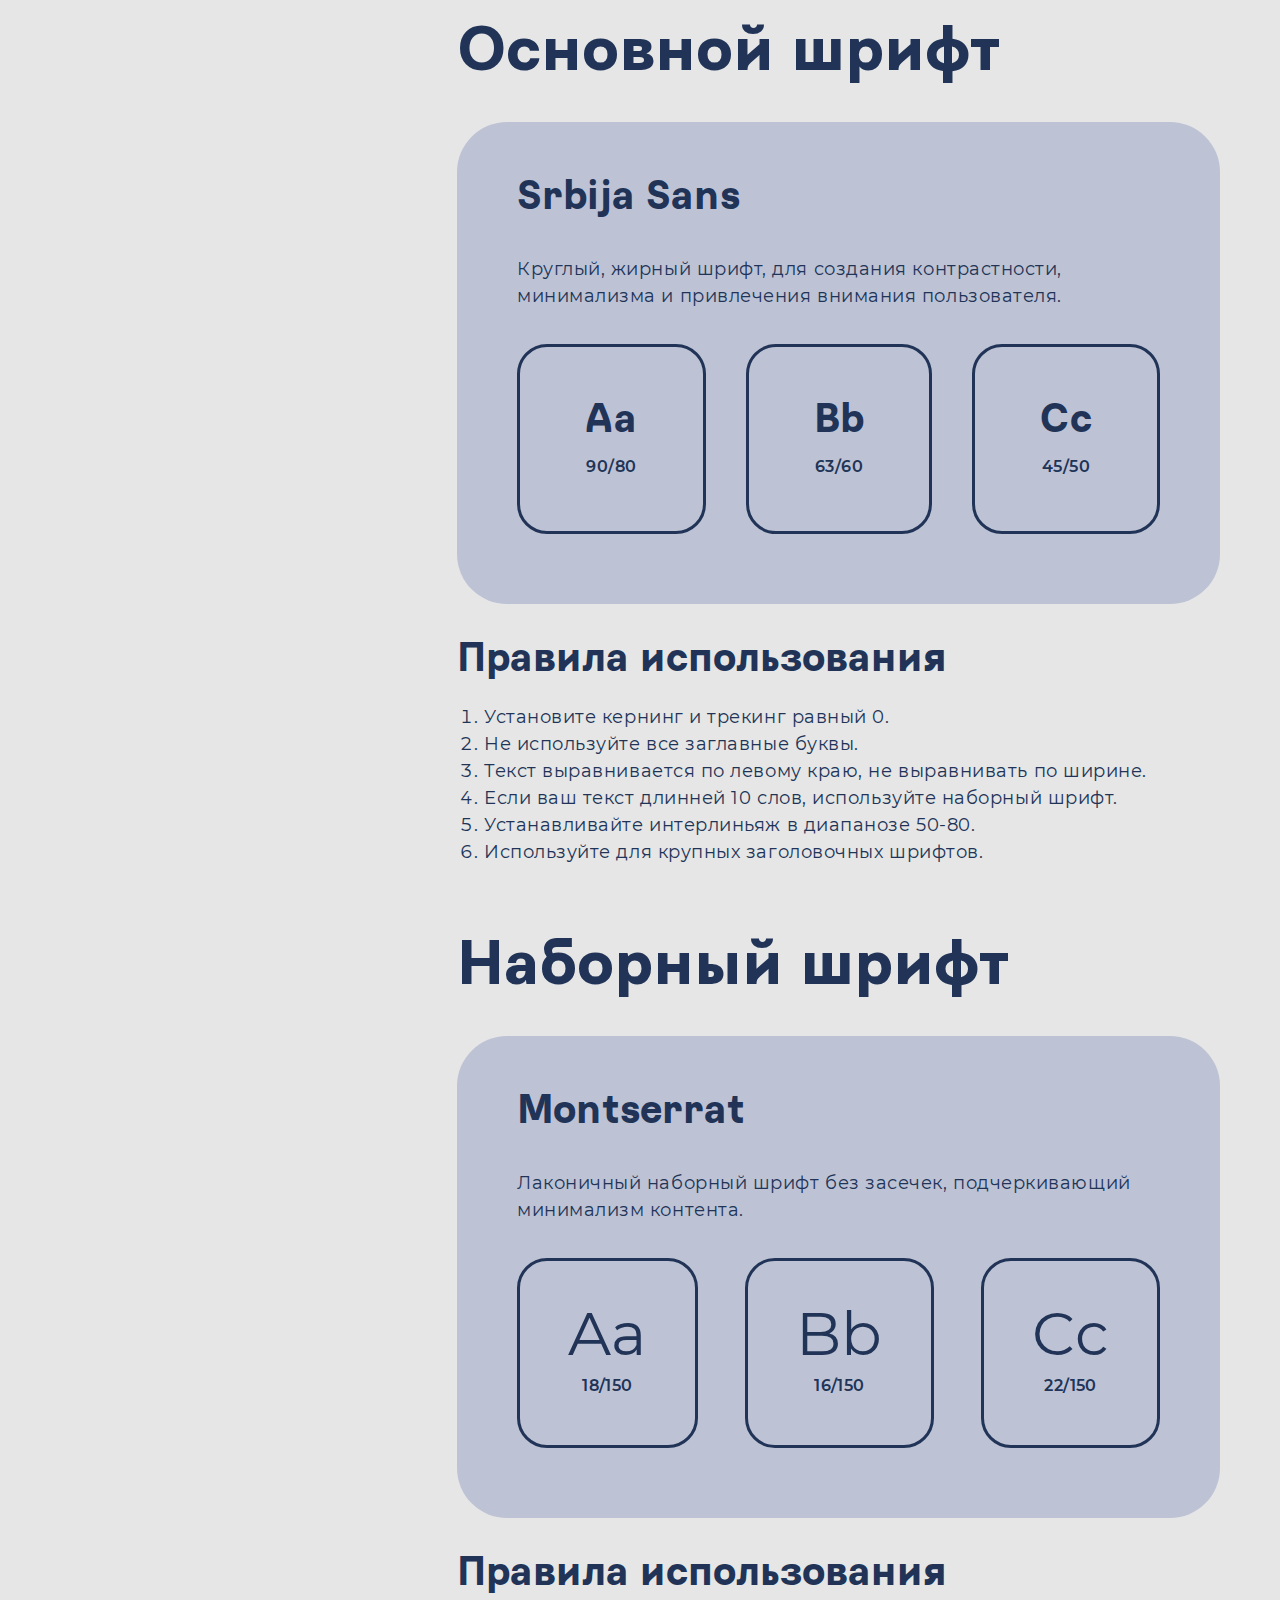
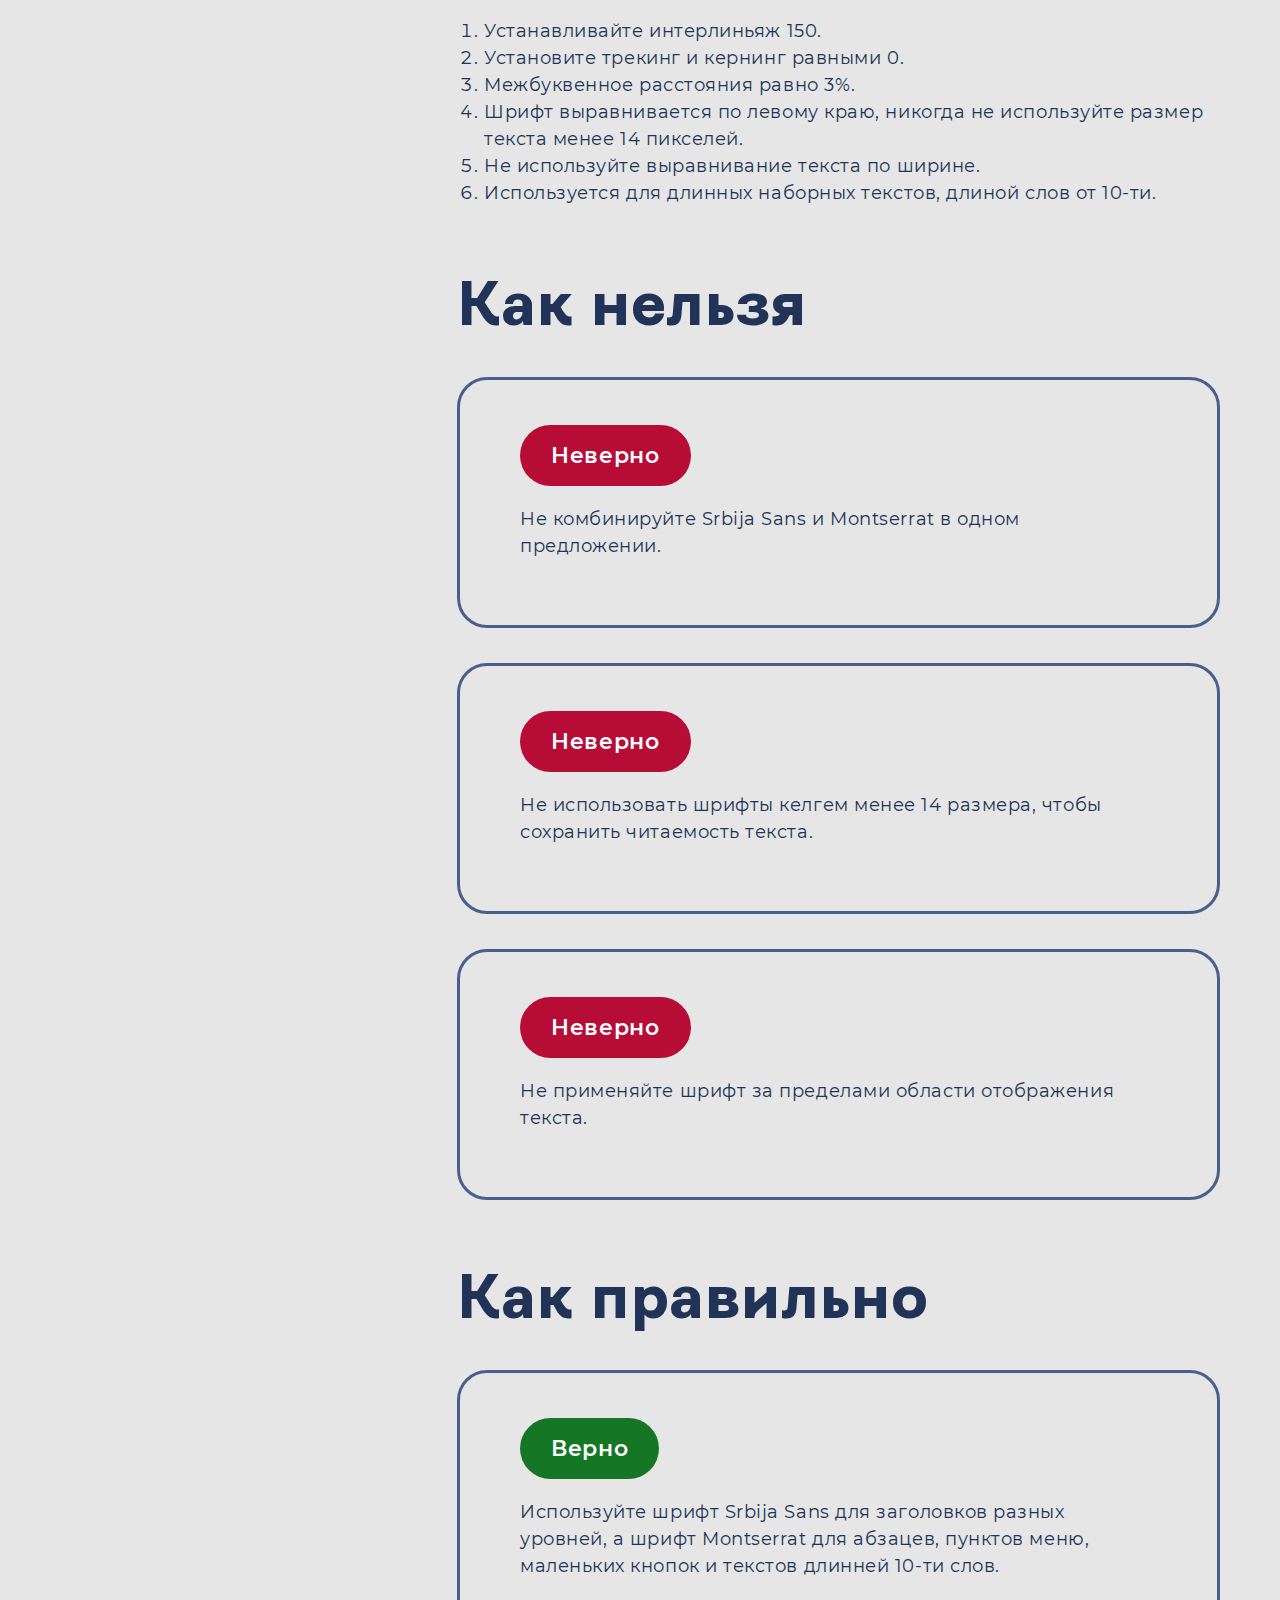
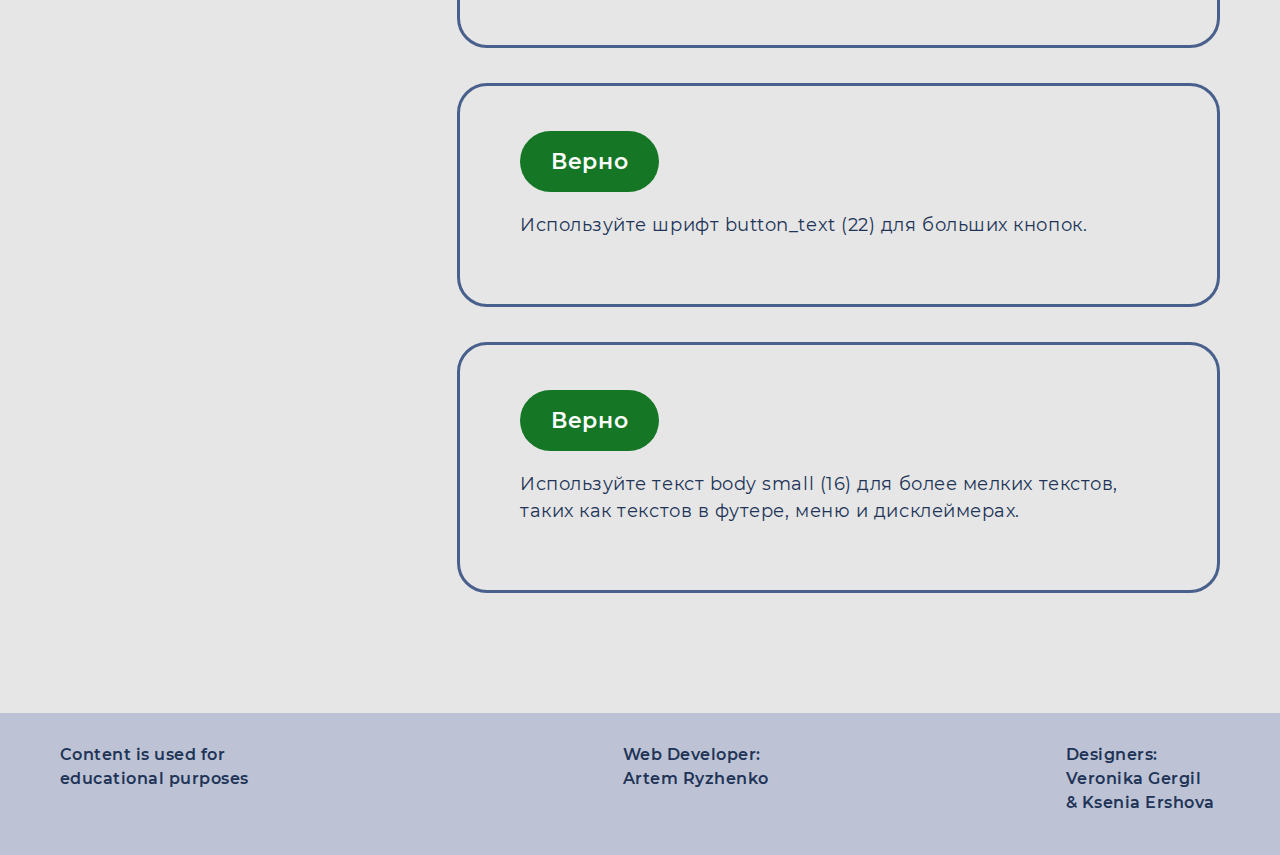
<file: fonts.html>
<!DOCTYPE html><html class="page" lang="ru"><head><meta charset="UTF-8"><meta name="viewport" content="width=device-width,initial-scale=1"><meta name="description" content="Дизайн-система Healify"><meta name="keywords" content="дизайн-система, Healify, шрифты,  HTML, CSS, студенческий проект, "><link rel="stylesheet" href="css/style.css"><link rel="icon" href="favicon.ico"><link rel="apple-touch-icon" sizes="180x180" href="img/favicons/apple-touch-icon.png"><link rel="icon" type="image/png" sizes="32x32" href="img/favicons/favicon-32x32.png"><link rel="icon" type="image/png" sizes="16x16" href="img/favicons/favicon-16x16.png"><link rel="manifest" href="manifest.webmanifest"><link rel="mask-icon" href="img/favicons/safari-pinned-tab.svg" color="#213457"><meta name="msapplication-TileColor" content="#bdc3d5"><meta name="theme-color" content="#c88585"><title>Дизайн-система Healify. Шрифты</title></head><body class="page-body"><button class="theme-button" aria-label="Изменить цвет"><svg class="theme-button__icon theme-button__icon--light" width="40" height="40"><use xlink:href="./img/icons.svg#sun"></use></svg> <svg class="theme-button__icon theme-button__icon--dark" width="40" height="40"><use xlink:href="./img/icons.svg#moon"></use></svg></button><header class="header"><div class="container"><div class="header__top"><a href="index.html" class="header__logo-link" aria-label="Логотип Healify"><svg class="header__logo-icon" width="87" height="28"><use xlink:href="img/icons.svg#Healify"></use></svg></a><ul class="header__menu list-reset"><li class="header__menu-item"><a href="mission.html" class="header__menu-link header__menu-link--mission">Наша миссия</a></li><li class="header__menu-item"><a href="https://www.figma.com/file/nqF4zMatr6fsem6gwq9UN0/design-system?type=design&node-id=0%3A37&mode=design&t=n8y72E4xhctX0qqB-1" target="_blank" rel="noopener noreferrer" class="header__menu-link">Ресурсы</a></li></ul></div><section class="header__bottom"><div class="header__content"><h1 class="header__title title">Типографика</h1><p class="header__text">Мы&nbsp;используем шрифты для подчеркивания минимализма, создания правильной текстовой иерархии и&nbsp;привлечения внимания пользователя.</p></div><picture class="header__picture"><source type="image/webp" srcset="img/reading-girl.webp 1x,img/reading-girl@2x.webp 2x"><img class="header__image" src="img/reading-girl.png" srcset="img/reading-girl@2x.png 2x" alt="Девушка сидит на бревне и читает книгу" width="412" height="412"></picture></section></div></header><main class="main-inner"><div class="container container--inner"><nav class="inner-navigation"><ul class="inner-navigation__list nav-list list-reset"><li class="nav-list__item"><button class="nav-list__button" data-code="palette">Цвета</button><div class="nav-list__accordion" data-active="palette"><ul class="inner-nav list-reset"><li class="inner-nav__item"><a href="palette.html#important" class="inner-nav__link" data-link="important">Важность цвета</a></li><li class="inner-nav__item"><a href="palette.html#principles" class="inner-nav__link" data-link="principles">Принципы</a></li><li class="inner-nav__item"><a href="palette.html#main-colors" class="inner-nav__link" data-link="main-colors">Основные цвета</a></li><li class="inner-nav__item"><a href="palette.html#secondary-colors" class="inner-nav__link" data-link="secondary-colors">Вторичные цвета</a></li><li class="inner-nav__item"><a href="palette.html#inactive-colors" class="inner-nav__link" data-link="inactive-colors">Неактивные цвета</a></li><li class="inner-nav__item"><a href="palette.html#rules" class="inner-nav__link" data-link="rules">Правила применения</a></li></ul></div></li><li class="nav-list__item"><button class="nav-list__button" data-code="fonts">Шрифты</button><div class="nav-list__accordion" data-active="fonts"><ul class="inner-nav list-reset"><li class="inner-nav__item"><a href="fonts.html#principles" class="inner-nav__link" data-link="principles">Принципы</a></li><li class="inner-nav__item"><a href="fonts.html#usage" class="inner-nav__link" data-link="usage">Применение</a></li><li class="inner-nav__item"><a href="fonts.html#main-font" class="inner-nav__link" data-link="main-font">Основной шрифт</a></li><li class="inner-nav__item"><a href="fonts.html#secondary-font" class="inner-nav__link" data-link="secondary-font">Наборный шрифт</a></li><li class="inner-nav__item"><a href="fonts.html#invalid" class="inner-nav__link" data-link="invalid">Как нельзя</a></li><li class="inner-nav__item"><a href="fonts.html#valid" class="inner-nav__link" data-link="valid">Как правильно</a></li></ul></div></li><li class="nav-list__item"><button class="nav-list__button" data-code="grid">Сетка</button><div class="nav-list__accordion" data-active="grid"><ul class="inner-nav list-reset"><li class="inner-nav__item"><a href="grid.html#concept" class="inner-nav__link" data-link="concept">Концепция сетки</a></li><li class="inner-nav__item"><a href="grid.html#column" class="inner-nav__link" data-link="column">Колонки</a></li><li class="inner-nav__item"><a href="grid.html#gap" class="inner-nav__link" data-link="gap">Гэпы</a></li><li class="inner-nav__item"><a href="grid.html#padding" class="inner-nav__link" data-link="padding">Паддинг</a></li><li class="inner-nav__item"><a href="grid.html#width" class="inner-nav__link" data-link="width">Размеры</a></li><li class="inner-nav__item"><a href="grid.html#menu" class="inner-nav__link" data-link="menu">Меню</a></li><li class="inner-nav__item"><a href="grid.html#content" class="inner-nav__link" data-link="content">Расположение контента</a></li><li class="inner-nav__item"><a href="grid.html#fixed" class="inner-nav__link" data-link="fixed">Фиксированный контент</a></li></ul></div></li><li class="nav-list__item"><button class="nav-list__button" data-code="illustrations">Иллюстрации</button><div class="nav-list__accordion" data-active="illustrations"><ul class="inner-nav list-reset"><li class="inner-nav__item"><a href="illustrations.html#characters" class="inner-nav__link" data-link="characters">Персонажи</a></li><li class="inner-nav__item"><a href="illustrations.html#achievement" class="inner-nav__link" data-link="achievement">Достижения</a></li><li class="inner-nav__item"><a href="illustrations.html#icons" class="inner-nav__link" data-link="icons">Иконки</a></li></ul></div></li><li class="nav-list__item"><button class="nav-list__button" data-code="borders">Бордеры</button><div class="nav-list__accordion" data-active="borders"><ul class="inner-nav list-reset"><li class="inner-nav__item"><a href="borders.html#radius-principle" class="inner-nav__link" data-link="radius-principle">Принципы радиуса</a></li><li class="inner-nav__item"><a href="borders.html#usage-radius" class="inner-nav__link" data-link="usage-radius">Примеры применения</a></li><li class="inner-nav__item"><a href="borders.html#border-principle" class="inner-nav__link" data-link="border-principle">Принципы бордера</a></li><li class="inner-nav__item"><a href="borders.html#usage-border" class="inner-nav__link" data-link="usage-border">Примеры применения</a></li></ul></div></li><li class="nav-list__item"><button class="nav-list__button" data-code="logo">Логотип</button><div class="nav-list__accordion" data-active="logo"><ul class="inner-nav list-reset"><li class="inner-nav__item"><a href="logo.html#logo-variation" class="inner-nav__link" data-link="logo-variation">Варианты логотипа</a></li><li class="inner-nav__item"><a href="logo.html#logo" class="inner-nav__link" data-link="logo">Логотип</a></li><li class="inner-nav__item"><a href="logo.html#guard" class="inner-nav__link" data-link="guard">Охранное поле логотипа</a></li><li class="inner-nav__item"><a href="logo.html#proportion" class="inner-nav__link" data-link="proportion">Пропорции логотипа</a></li><li class="inner-nav__item"><a href="logo.html#icon" class="inner-nav__link" data-link="icon">Иконка</a></li><li class="inner-nav__item"><a href="logo.html#guard-icon" class="inner-nav__link" data-link="guard-icon">Охранное поле иконки</a></li><li class="inner-nav__item"><a href="logo.html#icon-proportion" class="inner-nav__link" data-link="icon-proportion">Пропорции иконки</a></li><li class="inner-nav__item"><a href="logo.html#invalid-icons" class="inner-nav__link" data-link="invalid-icons">Как нельзя</a></li></ul></div></li><li class="nav-list__item"><button class="nav-list__button" data-code="progress">Прогресс бар</button><div class="nav-list__accordion" data-active="progress"><ul class="inner-nav list-reset"><li class="inner-nav__item"><a href="progress.html#progress-principle" class="inner-nav__link" data-link="progress-principle">Принцип работы</a></li><li class="inner-nav__item"><a href="progress.html#progress-label" class="inner-nav__link" data-link="progress-label">Подпись</a></li></ul></div></li><li class="nav-list__item"><button class="nav-list__button" data-code="score">Система баллов</button><div class="nav-list__accordion" data-active="score"><ul class="inner-nav list-reset"><li class="inner-nav__item"><a href="score.html#meditation" class="inner-nav__link" data-link="meditation">Медитативные сессии</a></li><li class="inner-nav__item"><a href="score.html#diary" class="inner-nav__link" data-link="diary">Дневник ощущений</a></li><li class="inner-nav__item"><a href="score.html#regulary" class="inner-nav__link" data-link="regulary">Регулярность использования</a></li><li class="inner-nav__item"><a href="score.html#special" class="inner-nav__link" data-link="special">Специальные события и&nbsp;вызовы</a></li><li class="inner-nav__item"><a href="score.html#total" class="inner-nav__link" data-link="total">Общее время</a></li><li class="inner-nav__item"><a href="score.html#other" class="inner-nav__link" data-link="other">Другие достижения</a></li></ul></div></li><li class="nav-list__item"><button class="nav-list__button" data-code="fields">Текстовые поля</button><div class="nav-list__accordion" data-active="fields"><ul class="inner-nav list-reset"><li class="inner-nav__item"><a href="fields.html#term" class="inner-nav__link" data-link="term">Назначение</a></li><li class="inner-nav__item"><a href="fields.html#structure" class="inner-nav__link" data-link="structure">Строение компонента</a></li></ul></div></li></ul></nav><div class="inner-content"><section class="text-principles main-inner__section observed-section" id="principles"><h2 class="main-inner__title title title--middle">Принципы</h2><h3 class="main-inner__subtitle title title--small">Роли</h3><p class="main-inner__text main-inner__text--first">Стили шрифтов делятся на&nbsp;два&nbsp;&mdash; заголовки, параграфы и&nbsp;отдельных фраз и&nbsp;слов, такие как инпуты, кнопки и&nbsp;меню.</p><p class="main-inner__title">Контрастные крупные заголовки (Srbija Sans) разбивают контент на&nbsp;важные разделы, в&nbsp;то&nbsp;время как наборные заголовки (Montserrat) используются для более длинного текстового контента.</p><h3 class="main-inner__subtitle title title--small">Иерархия</h3><p class="main-inner__title">Размер шрифта должен быть выбран в&nbsp;соответствии с&nbsp;важностью информации для обеспечения четкости иерархии. Крупные заголовки привлекают внимание, а&nbsp;наборный шрифт обеспечивает читаемость для длинных текстов.</p><h3 class="main-inner__subtitle title title--small">Большой текст</h3><p class="main-inner__title">Отдавайте предпочтение шрифтам крупного размера для обеспечения доступности и&nbsp;простоты контента, взгляд пользователя должен легко находить нужный им&nbsp;раздел.</p><h3 class="main-inner__subtitle title title--small">Минимализм и&nbsp;простота</h3><p class="main-inner__title">Приоритезируйте меньшее количество стилей для упрощения выбора правильного шрифтового решения. Наша типографика включает минимальный набор текстовых стилей и&nbsp;поддерживает баланс и&nbsp;минимализм.</p><h3 class="main-inner__subtitle title title--small">Выравнивание</h3><p class="main-inner__title">Текст выравнивается по&nbsp;левому краю, обеспечивая четкость и&nbsp;удобство восприятия. Выравнивание по&nbsp;ширине не&nbsp;применяется, чтобы избежать разрывов в&nbsp;тексте и&nbsp;сохранить естественный поток чтения.</p><h3 class="main-inner__subtitle title title--small">Интерлиньяж и&nbsp;межбуквенное расстояние</h3><p class="main-inner__text">Интерлиньяж и&nbsp;межбуквенное расстояние настраиваются с&nbsp;учетом читаемости и&nbsp;эстетики. Оптимальные значения обеспечивают приятный внешний вид текста и&nbsp;легкую читаемость, не&nbsp;перегружая глаза пользователя.</p></section><section class="usage-fonts main-inner__section observed-section" id="usage"><h2 class="main-inner__title title title--middle">Применение</h2><div class="usage-fonts__wrapper main-inner__subtitle"><article class="usage-fonts__article text-article"><h3 class="title title--small text-article__title">Пример 1</h3><picture class="text-article__picture"><source type="image/webp" srcset="img/fonts-example.webp 1x,img/fonts-example@2x.webp 2x"><img class="text-article__image" src="img/fonts-example.png" srcset="img/fonts-example@2x.png 2x" alt="Девушка, занимающаяся йогой" width="309" height="205"></picture><p class="main-inner__text">Srbija Sans используется для заголовков, выделяя ключевые моменты и&nbsp;привлекая внимание пользователя.</p><p class="text-article__example main-inner__text">Montserrat применяется для более длинных текстов, обеспечивая лаконичность и&nbsp;удобство чтения.</p></article><article class="usage-fonts__article usage-fonts__article--last text-article text-article--last"><h3 class="title title--small text-article__title">Пример 2</h3><button class="button button--usage-radius text-article__button">Кнопка</button><p class="main-inner__text">Для кнопок, ссылок и&nbsp;подобных интерактивных элементов рекомендуется использовать Montserrat с&nbsp;учетом контрастности и&nbsp;ясности.</p></article></div><p class="main-inner__text">Соблюдение данных правил и&nbsp;принципов обеспечивает единообразие и&nbsp;читаемость текстового контента, способствуя созданию интуитивно понятного и&nbsp;эстетичного интерфейса.</p></section><section class="main-inner__section main-font observed-section" id="main-font"><h2 class="main-inner__title title title--middle">Основной шрифт</h2><article class="main-font__article example-text"><h3 class="example-text__title title title--small main-inner__text">Srbija Sans</h3><p class="example-text__paragraph main-inner__text">Круглый, жирный шрифт, для создания контрастности, минимализма и&nbsp;привлечения внимания пользователя.</p><ul class="main-font__list list-reset text-list"><li class="text-list__item"><span class="text-list__text text-list__text--top">Aa</span> <span class="text-list__text">90/80</span></li><li class="text-list__item"><span class="text-list__text text-list__text--top">Bb</span> <span class="text-list__text">63/60</span></li><li class="text-list__item"><span class="text-list__text text-list__text--top">Cc</span> <span class="text-list__text">45/50</span></li></ul></article><h3 class="main-inner__subtitle title title--small">Правила использования</h3><ol class="main-font__list text-rules"><li class="text-rules__item">Установите кернинг и&nbsp;трекинг равный&nbsp;0.</li><li class="text-rules__item">Не&nbsp;используйте все заглавные буквы.</li><li class="text-rules__item">Текст выравнивается по&nbsp;левому краю, не&nbsp;выравнивать по&nbsp;ширине.</li><li class="text-rules__item">Если ваш текст длинней 10&nbsp;слов, используйте наборный шрифт.</li><li class="text-rules__item">Устанавливайте интерлиньяж в диапанозе 50-80.</li><li class="text-rules__item">Используйте для крупных заголовочных шрифтов.</li></ol></section><section class="main-inner__section secondary-font observed-section" id="secondary-font"><h2 class="main-inner__title title title--middle">Наборный шрифт</h2><article class="secondary-font__article example-text"><h3 class="example-text__title title title--small main-inner__text">Montserrat</h3><p class="example-text__paragraph main-inner__text">Лаконичный наборный шрифт без засечек, подчеркивающий минимализм контента.</p><ul class="secondary-font__list list-reset text-list"><li class="text-list__item text-list__item--secondary-font"><span class="text-list__text text-list__text--secondary-font">Aa</span> <span class="text-list__text">18/150</span></li><li class="text-list__item text-list__item--secondary-font"><span class="text-list__text text-list__text--secondary-font">Bb</span> <span class="text-list__text">16/150</span></li><li class="text-list__item text-list__item--secondary-font"><span class="text-list__text text-list__text--secondary-font">Cc</span> <span class="text-list__text">22/150</span></li></ul></article><h3 class="main-inner__subtitle title title--small">Правила использования</h3><ol class="text-rules"><li class="text-rules__item">Устанавливайте интерлиньяж 150.</li><li class="text-rules__item">Установите трекинг и&nbsp;кернинг равными 0.</li><li class="text-rules__item">Межбуквенное расстояния равно 3%.</li><li class="text-rules__item">Шрифт выравнивается по&nbsp;левому краю, никогда не&nbsp;используйте размер текста менее 14&nbsp;пикселей.</li><li class="text-rules__item">Не&nbsp;используйте выравнивание текста по&nbsp;ширине.</li><li class="text-rules__item">Используется для длинных наборных текстов, длиной слов от&nbsp;10-ти.</li></ol></section><section class="main-inner__section invalid-text observed-section" id="invalid"><h2 class="main-inner__title title title--middle">Как нельзя</h2><div class="guideline-text-wrapper"><div class="guide-text"><span class="main-inner__element main-inner__element--big main-inner__element--invalid">Неверно</span><p class="guide-paragraph main-inner__text">Не&nbsp;комбинируйте Srbija Sans и&nbsp;Montserrat в&nbsp;одном предложении.</p></div><div class="guide-text"><span class="main-inner__element main-inner__element--big main-inner__element--invalid">Неверно</span><p class="guide-paragraph main-inner__text">Не&nbsp;использовать шрифты келгем менее 14&nbsp;размера, чтобы сохранить читаемость текста.</p></div><div class="guide-text"><span class="main-inner__element main-inner__element--big main-inner__element--invalid">Неверно</span><p class="guide-paragraph main-inner__text">Не применяйте шрифт за пределами области отображения текста.</p></div></div></section><section class="main-inner__section usage-rules observed-section" id="valid"><h2 class="main-inner__title title title--middle">Как правильно</h2><div class="guideline-text-wrapper"><div class="guide-text"><span class="main-inner__element main-inner__element--big main-inner__element--valid">Верно</span><p class="guide-paragraph main-inner__text">Используйте шрифт Srbija Sans для заголовков разных уровней, а&nbsp;шрифт Montserrat для абзацев, пунктов меню, маленьких кнопок и&nbsp;текстов длинней 10-ти слов.</p></div><div class="guide-text"><span class="main-inner__element main-inner__element--big main-inner__element--valid">Верно</span><p class="guide-paragraph main-inner__text">Используйте шрифт button_text (22) для больших кнопок.</p></div><div class="guide-text"><span class="main-inner__element main-inner__element--big main-inner__element--valid">Верно</span><p class="guide-paragraph main-inner__text">Используйте текст body small (16) для более мелких текстов, таких как текстов в&nbsp;футере, меню и&nbsp;дисклеймерах.</p></div></div></section></div></div></main><footer class="footer"><div class="container"><ul class="footer__social-list social-list footer__social-list--active list-reset"><li class="social-list__item"><a href="https://spb.hh.ru/resume/6875b0ffff0c10617c0039ed1f346572484975" target="_blank" rel="noopener noreferrer" class="social-list__link" aria-label="HeadHunter Ершовой Ксении" title="Ершова Ксения"><svg class="social-list__icon social-list__icon--hh" width="80" height="80"><use xlink:href="img/icons.svg#headhunter"></use></svg></a></li><li class="social-list__item"><a href="https://github.com/Gyallarhorn" target="_blank" rel="noopener noreferrer" class="social-list__link" aria-label="GitHub Рыженко Артема" title="Рыженко Артем"><svg class="social-list__icon social-list__icon--github" width="80" height="80"><use xlink:href="img/icons.svg#github"></use></svg></a></li><li class="social-list__item"><a href="https://t.me/betaquarius" target="_blank" rel="noopener noreferrer" class="social-list__link" aria-label="Telegram Гергиль Вероники" title="Гергиль Вероника"><svg class="social-list__icon social-list__icon--telegram" width="80" height="80"><use xlink:href="img/icons.svg#telegram"></use></svg></a></li></ul><div class="footer__info"><p class="footer__info-item footer__info-item--purpose">Content is&nbsp;used for educational purposes</p><p class="footer__info-item footer__info-item--developer">Web Developer: Artem Ryzhenko</p><p class="footer__info-item footer__info-item--design">Designers: Veronika Gergil &amp;&nbsp;Ksenia Ershova</p></div></div></footer><script src="./js/bundle.js"></script></body></html>
</file>
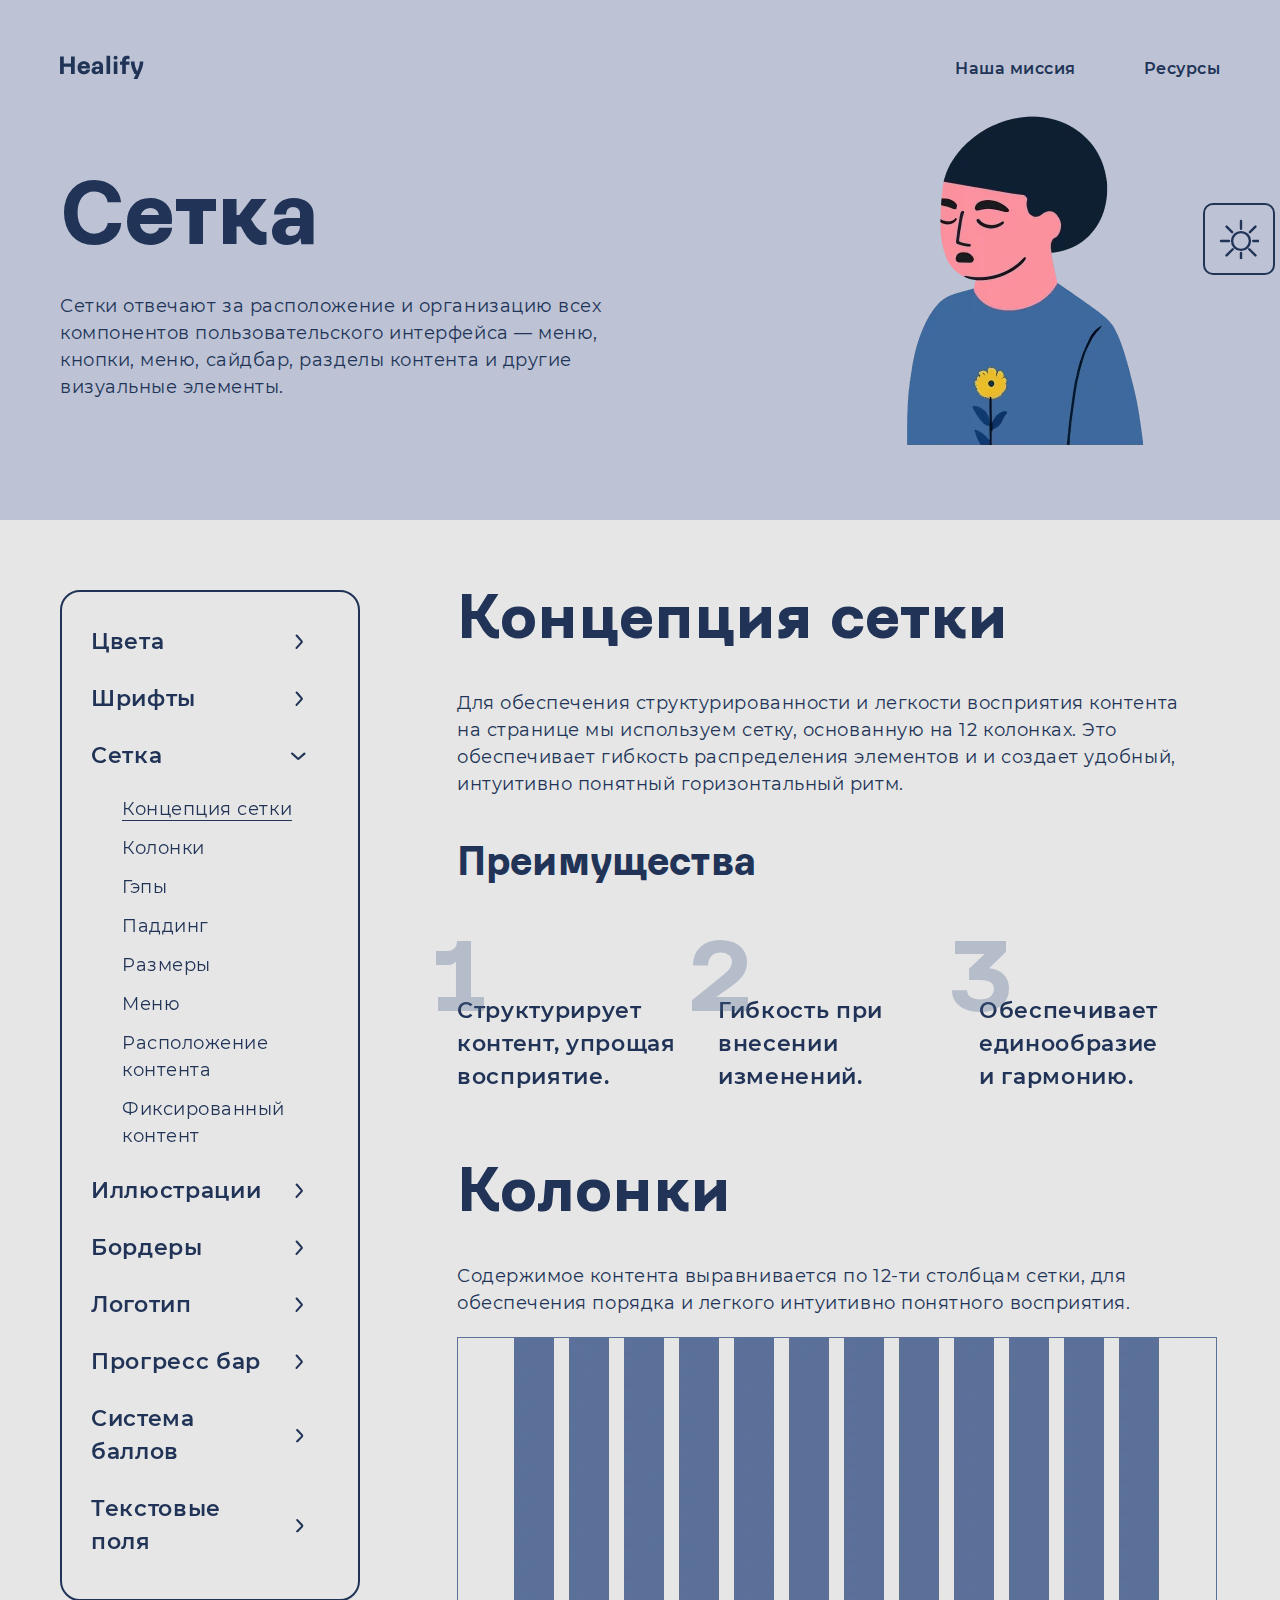
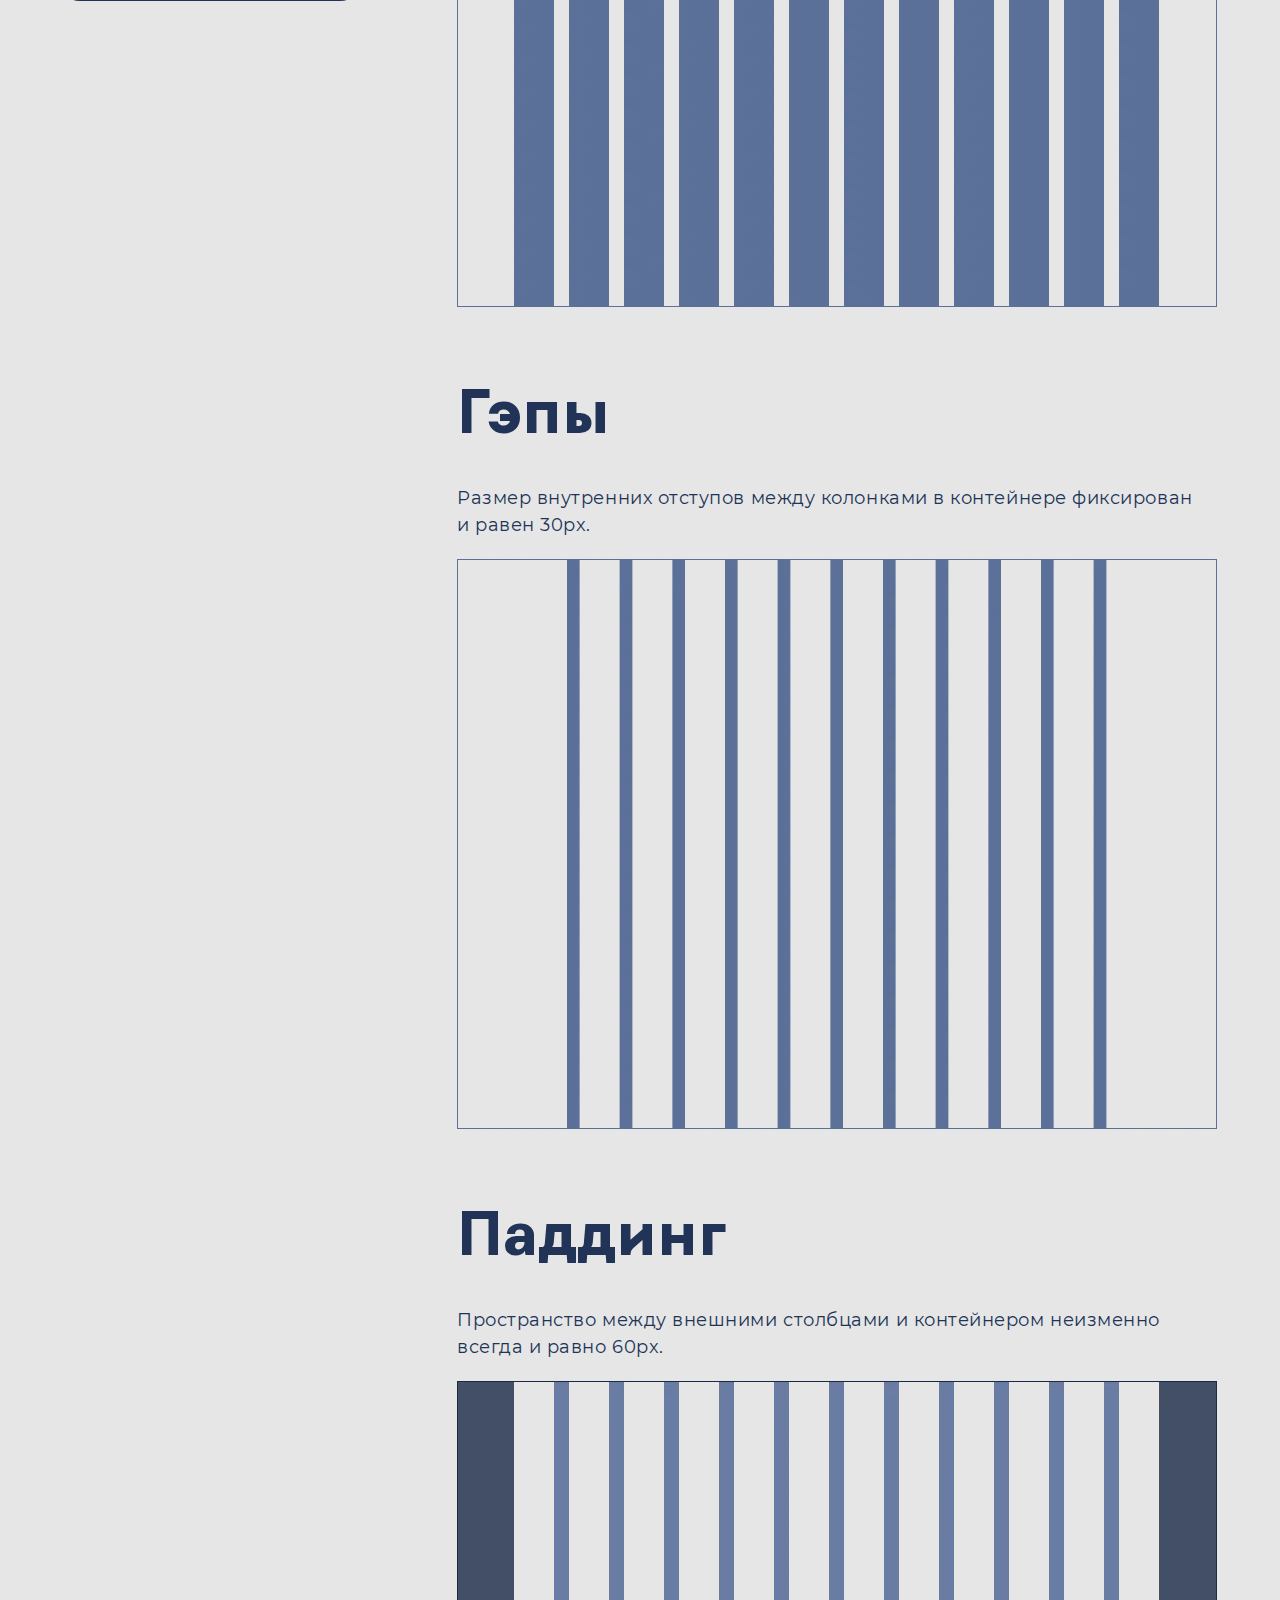
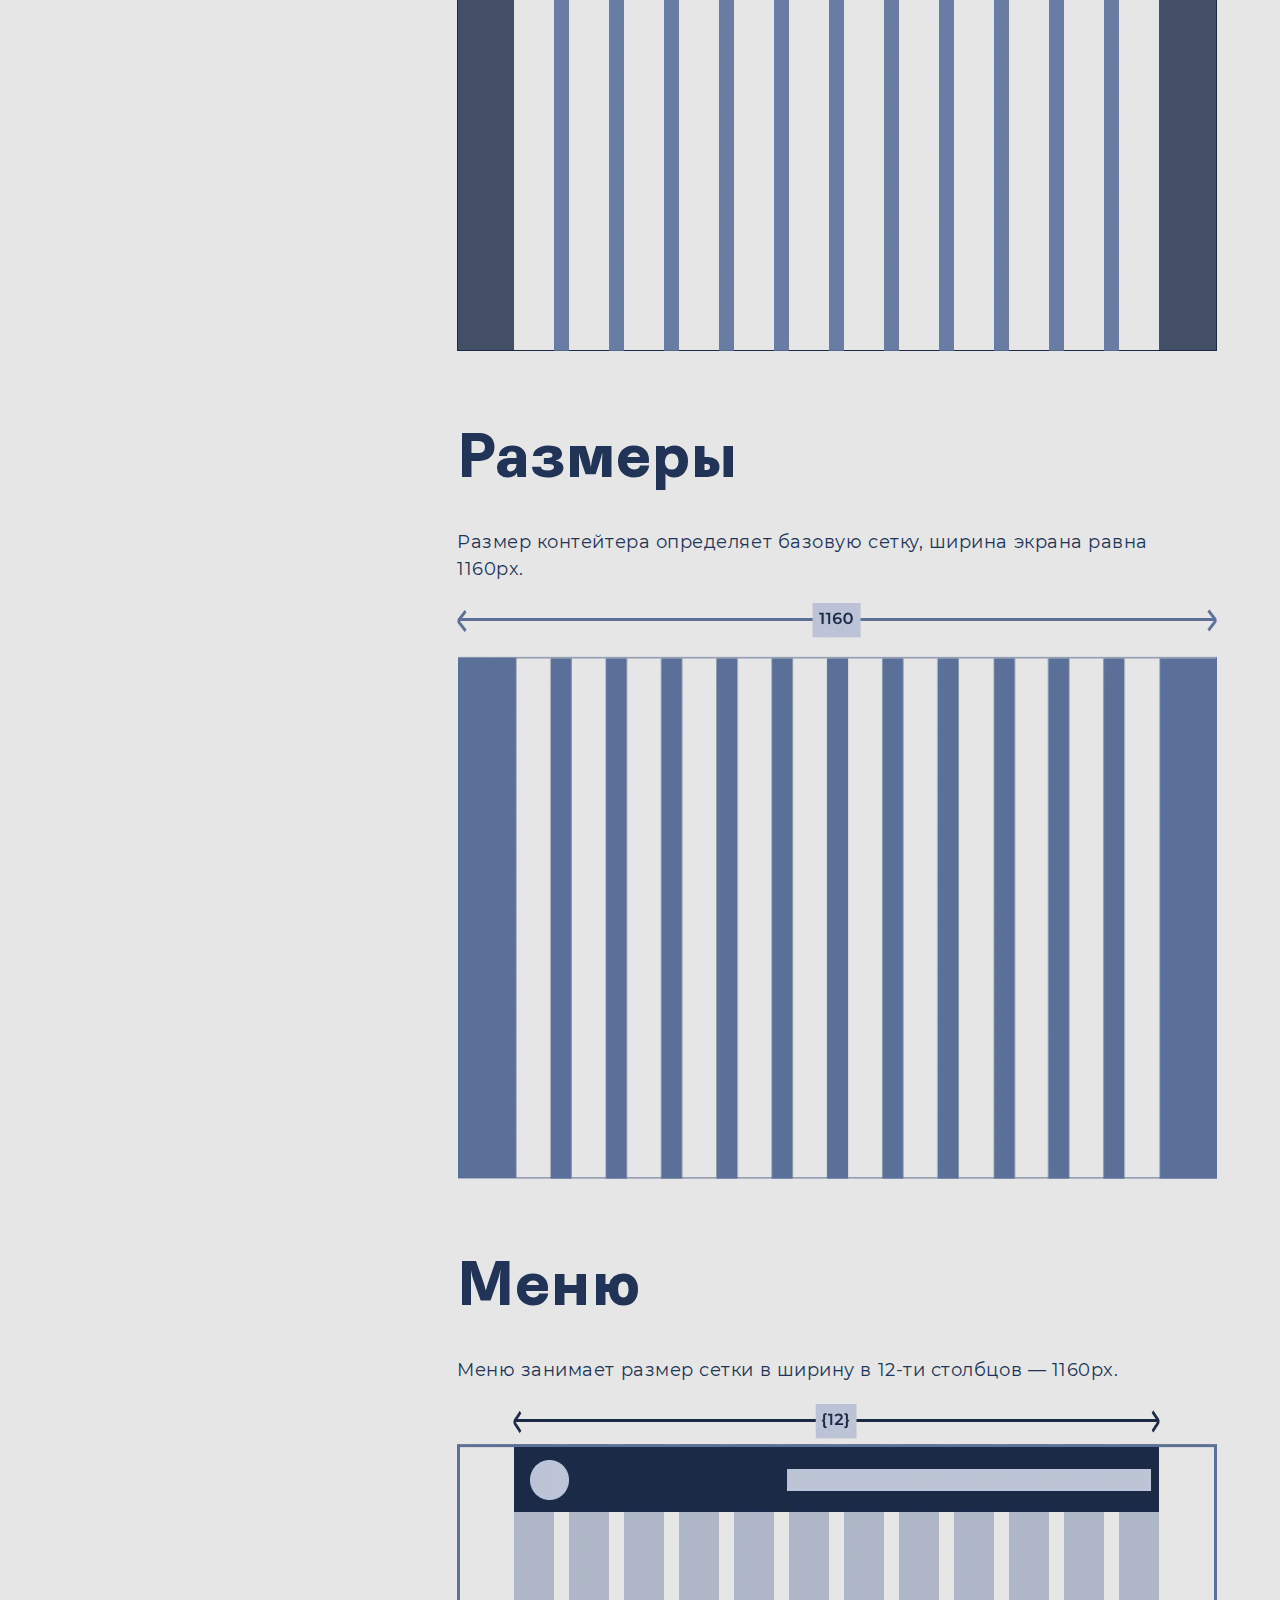
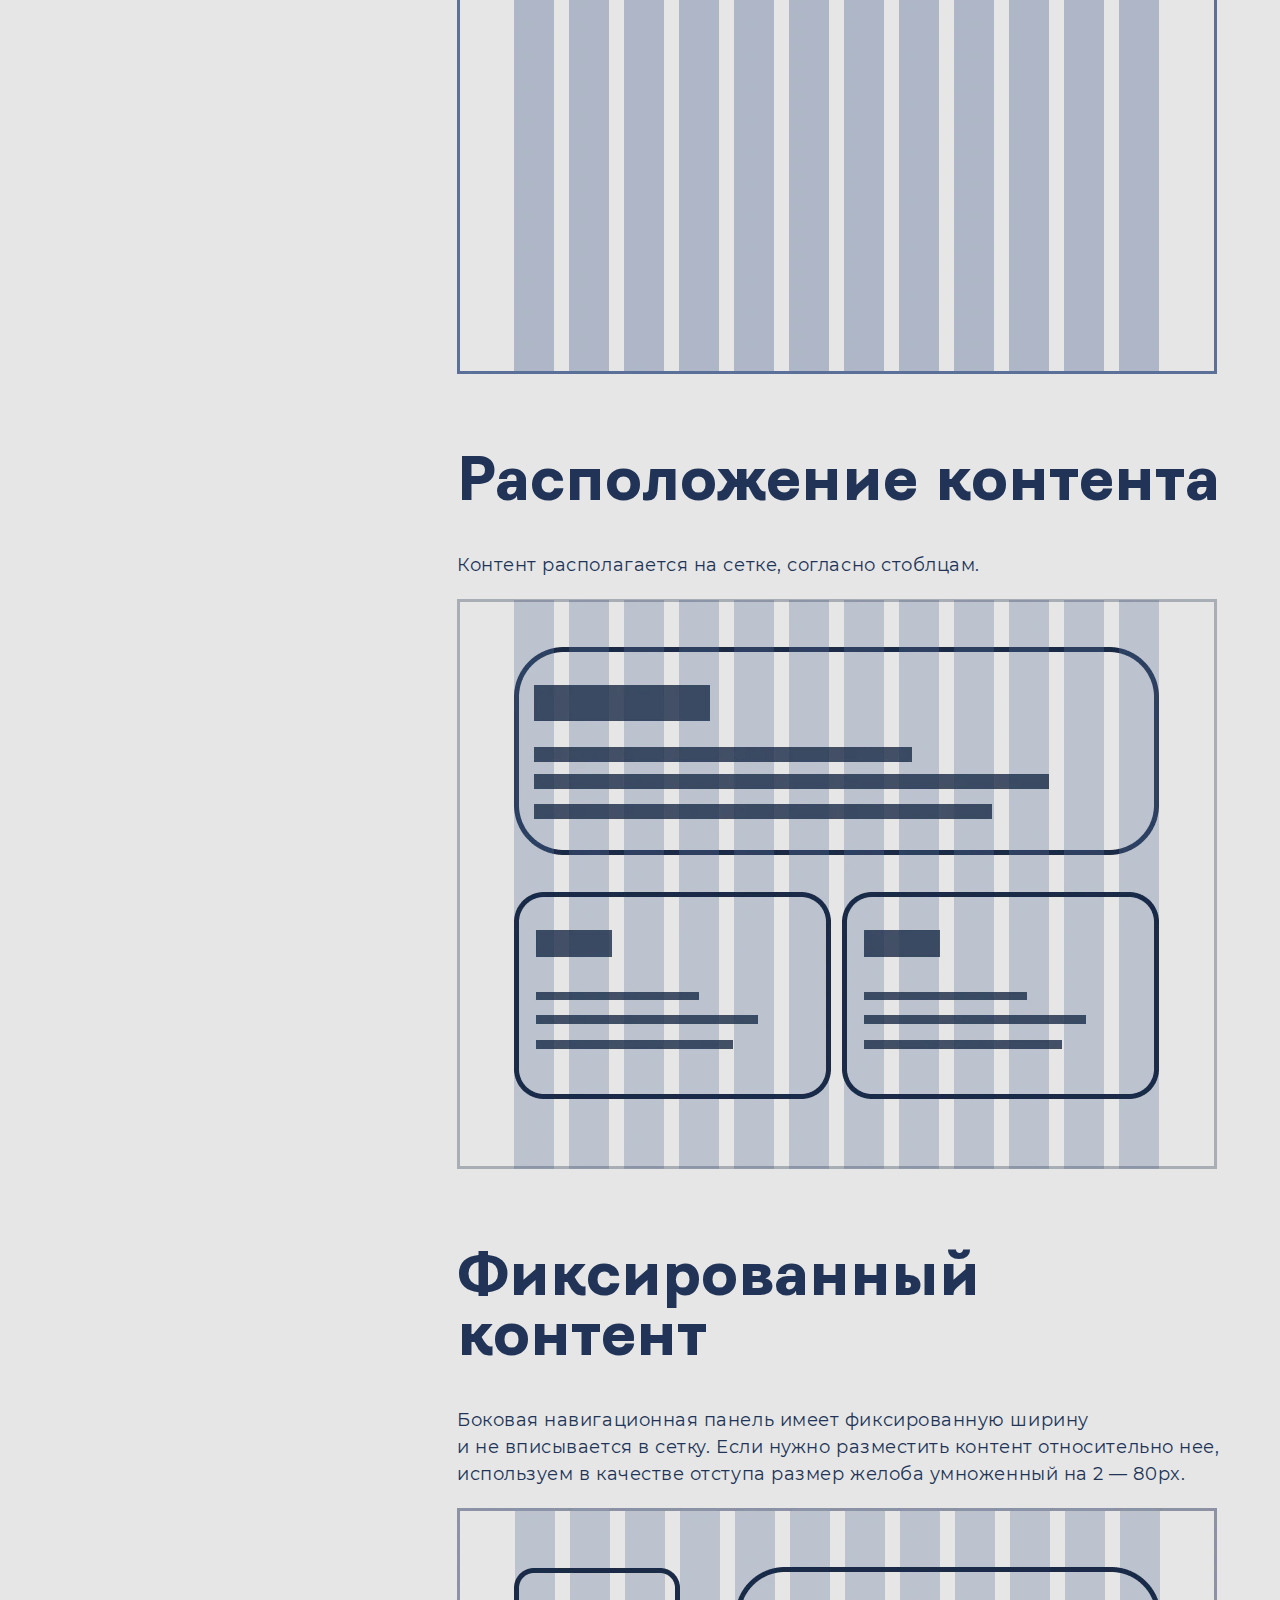
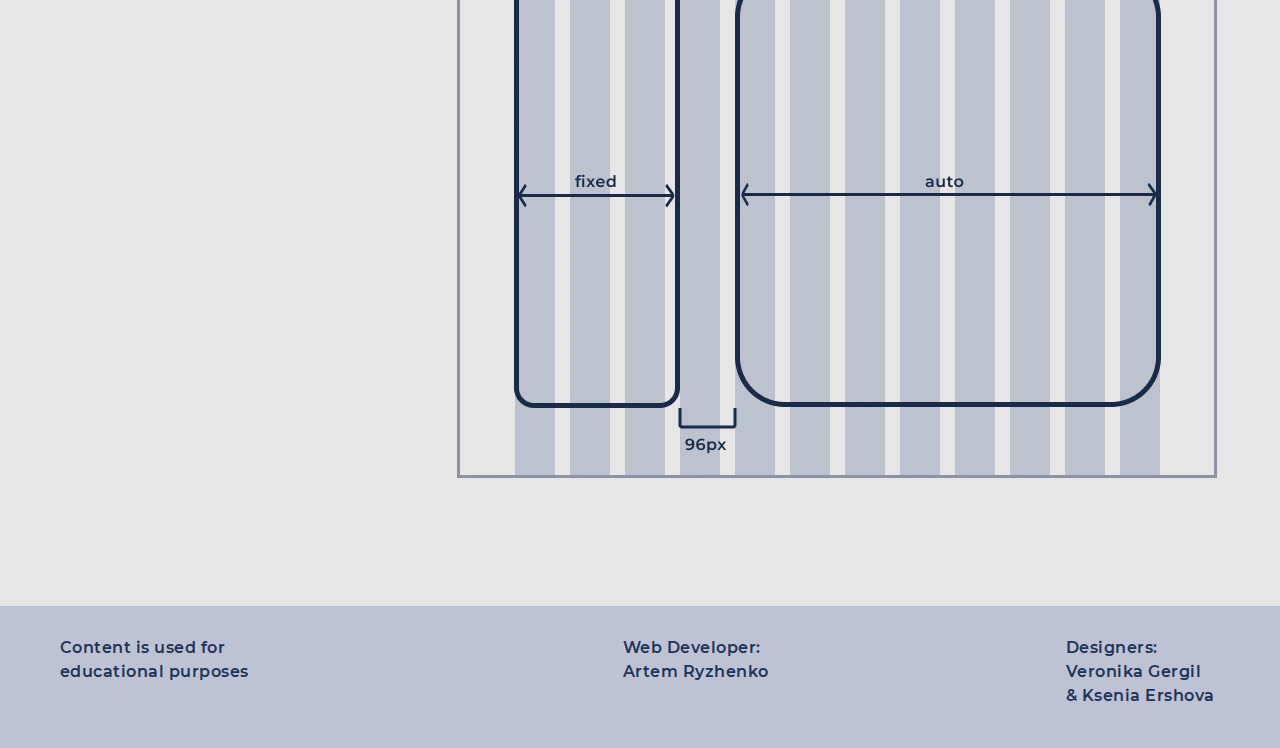
<file: grid.html>
<!DOCTYPE html><html class="page" lang="ru"><head><meta charset="UTF-8"><meta name="viewport" content="width=device-width,initial-scale=1"><meta name="description" content="Дизайн-система Healify"><meta name="keywords" content="дизайн-система, Healify, сетка, HTML, CSS, студенческий проект"><link rel="stylesheet" href="css/style.css"><link rel="icon" href="favicon.ico"><link rel="apple-touch-icon" sizes="180x180" href="img/favicons/apple-touch-icon.png"><link rel="icon" type="image/png" sizes="32x32" href="img/favicons/favicon-32x32.png"><link rel="icon" type="image/png" sizes="16x16" href="img/favicons/favicon-16x16.png"><link rel="manifest" href="manifest.webmanifest"><link rel="mask-icon" href="img/favicons/safari-pinned-tab.svg" color="#213457"><meta name="msapplication-TileColor" content="#bdc3d5"><meta name="theme-color" content="#c88585"><title>Дизайн-система Healify. Сетка</title></head><body class="page-body"><button class="theme-button" aria-label="Изменить цвет"><svg class="theme-button__icon theme-button__icon--light" width="40" height="40"><use xlink:href="./img/icons.svg#sun"></use></svg> <svg class="theme-button__icon theme-button__icon--dark" width="40" height="40"><use xlink:href="./img/icons.svg#moon"></use></svg></button><header class="header"><div class="container"><div class="header__top"><a href="index.html" class="header__logo-link" aria-label="Логотип Healify"><svg class="header__logo-icon" width="87" height="28"><use xlink:href="img/icons.svg#Healify"></use></svg></a><ul class="header__menu list-reset"><li class="header__menu-item"><a href="mission.html" class="header__menu-link header__menu-link--mission">Наша миссия</a></li><li class="header__menu-item"><a href="https://www.figma.com/file/nqF4zMatr6fsem6gwq9UN0/design-system?type=design&node-id=0%3A37&mode=design&t=n8y72E4xhctX0qqB-1" target="_blank" rel="noopener noreferrer" class="header__menu-link">Ресурсы</a></li></ul></div><section class="header__bottom"><div class="header__content"><h1 class="header__title title">Сетка</h1><p class="header__text">Сетки отвечают за&nbsp;расположение и&nbsp;организацию всех компонентов пользовательского интерфейса&nbsp;&mdash; меню, кнопки, меню, сайдбар, разделы контента и&nbsp;другие визуальные элементы.</p></div><picture class="header__picture"><source type="image/webp" srcset="img/Flowerdude.webp 1x,img/Flowerdude@2x.webp 2x"><img class="header__image" src="img/Flowerdude.png" srcset="img/Flowerdude@2x.png 2x" alt="Парень в синей кофте и с желтым цветком в руке" width="412" height="364"></picture></section></div></header><main class="main-inner"><div class="container container--inner"><nav class="inner-navigation"><ul class="inner-navigation__list nav-list list-reset"><li class="nav-list__item"><button class="nav-list__button" data-code="palette">Цвета</button><div class="nav-list__accordion" data-active="palette"><ul class="inner-nav list-reset"><li class="inner-nav__item"><a href="palette.html#important" class="inner-nav__link" data-link="important">Важность цвета</a></li><li class="inner-nav__item"><a href="palette.html#principles" class="inner-nav__link" data-link="principles">Принципы</a></li><li class="inner-nav__item"><a href="palette.html#main-colors" class="inner-nav__link" data-link="main-colors">Основные цвета</a></li><li class="inner-nav__item"><a href="palette.html#secondary-colors" class="inner-nav__link" data-link="secondary-colors">Вторичные цвета</a></li><li class="inner-nav__item"><a href="palette.html#inactive-colors" class="inner-nav__link" data-link="inactive-colors">Неактивные цвета</a></li><li class="inner-nav__item"><a href="palette.html#rules" class="inner-nav__link" data-link="rules">Правила применения</a></li></ul></div></li><li class="nav-list__item"><button class="nav-list__button" data-code="fonts">Шрифты</button><div class="nav-list__accordion" data-active="fonts"><ul class="inner-nav list-reset"><li class="inner-nav__item"><a href="fonts.html#principles" class="inner-nav__link" data-link="principles">Принципы</a></li><li class="inner-nav__item"><a href="fonts.html#usage" class="inner-nav__link" data-link="usage">Применение</a></li><li class="inner-nav__item"><a href="fonts.html#main-font" class="inner-nav__link" data-link="main-font">Основной шрифт</a></li><li class="inner-nav__item"><a href="fonts.html#secondary-font" class="inner-nav__link" data-link="secondary-font">Наборный шрифт</a></li><li class="inner-nav__item"><a href="fonts.html#invalid" class="inner-nav__link" data-link="invalid">Как нельзя</a></li><li class="inner-nav__item"><a href="fonts.html#valid" class="inner-nav__link" data-link="valid">Как правильно</a></li></ul></div></li><li class="nav-list__item"><button class="nav-list__button" data-code="grid">Сетка</button><div class="nav-list__accordion" data-active="grid"><ul class="inner-nav list-reset"><li class="inner-nav__item"><a href="grid.html#concept" class="inner-nav__link" data-link="concept">Концепция сетки</a></li><li class="inner-nav__item"><a href="grid.html#column" class="inner-nav__link" data-link="column">Колонки</a></li><li class="inner-nav__item"><a href="grid.html#gap" class="inner-nav__link" data-link="gap">Гэпы</a></li><li class="inner-nav__item"><a href="grid.html#padding" class="inner-nav__link" data-link="padding">Паддинг</a></li><li class="inner-nav__item"><a href="grid.html#width" class="inner-nav__link" data-link="width">Размеры</a></li><li class="inner-nav__item"><a href="grid.html#menu" class="inner-nav__link" data-link="menu">Меню</a></li><li class="inner-nav__item"><a href="grid.html#content" class="inner-nav__link" data-link="content">Расположение контента</a></li><li class="inner-nav__item"><a href="grid.html#fixed" class="inner-nav__link" data-link="fixed">Фиксированный контент</a></li></ul></div></li><li class="nav-list__item"><button class="nav-list__button" data-code="illustrations">Иллюстрации</button><div class="nav-list__accordion" data-active="illustrations"><ul class="inner-nav list-reset"><li class="inner-nav__item"><a href="illustrations.html#characters" class="inner-nav__link" data-link="characters">Персонажи</a></li><li class="inner-nav__item"><a href="illustrations.html#achievement" class="inner-nav__link" data-link="achievement">Достижения</a></li><li class="inner-nav__item"><a href="illustrations.html#icons" class="inner-nav__link" data-link="icons">Иконки</a></li></ul></div></li><li class="nav-list__item"><button class="nav-list__button" data-code="borders">Бордеры</button><div class="nav-list__accordion" data-active="borders"><ul class="inner-nav list-reset"><li class="inner-nav__item"><a href="borders.html#radius-principle" class="inner-nav__link" data-link="radius-principle">Принципы радиуса</a></li><li class="inner-nav__item"><a href="borders.html#usage-radius" class="inner-nav__link" data-link="usage-radius">Примеры применения</a></li><li class="inner-nav__item"><a href="borders.html#border-principle" class="inner-nav__link" data-link="border-principle">Принципы бордера</a></li><li class="inner-nav__item"><a href="borders.html#usage-border" class="inner-nav__link" data-link="usage-border">Примеры применения</a></li></ul></div></li><li class="nav-list__item"><button class="nav-list__button" data-code="logo">Логотип</button><div class="nav-list__accordion" data-active="logo"><ul class="inner-nav list-reset"><li class="inner-nav__item"><a href="logo.html#logo-variation" class="inner-nav__link" data-link="logo-variation">Варианты логотипа</a></li><li class="inner-nav__item"><a href="logo.html#logo" class="inner-nav__link" data-link="logo">Логотип</a></li><li class="inner-nav__item"><a href="logo.html#guard" class="inner-nav__link" data-link="guard">Охранное поле логотипа</a></li><li class="inner-nav__item"><a href="logo.html#proportion" class="inner-nav__link" data-link="proportion">Пропорции логотипа</a></li><li class="inner-nav__item"><a href="logo.html#icon" class="inner-nav__link" data-link="icon">Иконка</a></li><li class="inner-nav__item"><a href="logo.html#guard-icon" class="inner-nav__link" data-link="guard-icon">Охранное поле иконки</a></li><li class="inner-nav__item"><a href="logo.html#icon-proportion" class="inner-nav__link" data-link="icon-proportion">Пропорции иконки</a></li><li class="inner-nav__item"><a href="logo.html#invalid-icons" class="inner-nav__link" data-link="invalid-icons">Как нельзя</a></li></ul></div></li><li class="nav-list__item"><button class="nav-list__button" data-code="progress">Прогресс бар</button><div class="nav-list__accordion" data-active="progress"><ul class="inner-nav list-reset"><li class="inner-nav__item"><a href="progress.html#progress-principle" class="inner-nav__link" data-link="progress-principle">Принцип работы</a></li><li class="inner-nav__item"><a href="progress.html#progress-label" class="inner-nav__link" data-link="progress-label">Подпись</a></li></ul></div></li><li class="nav-list__item"><button class="nav-list__button" data-code="score">Система баллов</button><div class="nav-list__accordion" data-active="score"><ul class="inner-nav list-reset"><li class="inner-nav__item"><a href="score.html#meditation" class="inner-nav__link" data-link="meditation">Медитативные сессии</a></li><li class="inner-nav__item"><a href="score.html#diary" class="inner-nav__link" data-link="diary">Дневник ощущений</a></li><li class="inner-nav__item"><a href="score.html#regulary" class="inner-nav__link" data-link="regulary">Регулярность использования</a></li><li class="inner-nav__item"><a href="score.html#special" class="inner-nav__link" data-link="special">Специальные события и&nbsp;вызовы</a></li><li class="inner-nav__item"><a href="score.html#total" class="inner-nav__link" data-link="total">Общее время</a></li><li class="inner-nav__item"><a href="score.html#other" class="inner-nav__link" data-link="other">Другие достижения</a></li></ul></div></li><li class="nav-list__item"><button class="nav-list__button" data-code="fields">Текстовые поля</button><div class="nav-list__accordion" data-active="fields"><ul class="inner-nav list-reset"><li class="inner-nav__item"><a href="fields.html#term" class="inner-nav__link" data-link="term">Назначение</a></li><li class="inner-nav__item"><a href="fields.html#structure" class="inner-nav__link" data-link="structure">Строение компонента</a></li></ul></div></li></ul></nav><div class="inner-content"><section class="grid-concept main-inner__section observed-section" id="concept"><h2 class="main-inner__title title title--middle">Концепция сетки</h2><p class="grid-concept__text main-inner__title">Для обеспечения структурированности и&nbsp;легкости восприятия контента на&nbsp;странице мы&nbsp;используем сетку, основанную на&nbsp;12&nbsp;колонках. Это обеспечивает гибкость распределения элементов и&nbsp;и&nbsp;создает удобный, интуитивно понятный горизонтальный ритм.</p><h3 class="main-inner__subtitle title title--small">Преимущества</h3><ul class="grid-concept__list list-reset"><li class="grid-concept__list-item">Структурирует контент, упрощая восприятие.</li><li class="grid-concept__list-item">Гибкость при внесении изменений.</li><li class="grid-concept__list-item">Обеспечивает единообразие и&nbsp;гармонию.</li></ul></section><section class="columng-grid main-inner__section observed-section" id="column"><h2 class="main-inner__title title title--middle">Колонки</h2><p class="columng-grid__text main-inner__subtitle">Содержимое контента выравнивается по&nbsp;12-ти столбцам сетки, для обеспечения порядка и&nbsp;легкого интуитивно понятного восприятия.</p><picture class="columng-grid__picture"><source type="image/webp" srcset="img/column.webp 1x,img/column@2x.webp 2x"><img class="columng-grid__image" src="img/column.png" srcset="img/column@2x.png 2x" alt="Содержимое нашего контента находится в пределах 12 колонок" width="760" height="570"></picture></section><section class="gap-grid main-inner__section observed-section" id="gap"><h2 class="main-inner__title title title--middle">Гэпы</h2><p class="gap-grid__text main-inner__subtitle">Размер внутренних отступов между колонками в&nbsp;контейнере фиксирован и&nbsp;равен 30px.</p><picture class="gap-grid__picture"><source type="image/webp" srcset="img/gap.webp 1x,img/gap@2x.webp 2x"><img class="gap-grid__image" src="img/gap.png" srcset="img/gap@2x.png 2x" alt="Отступ между колонками равен 30 пикселям" width="760" height="570"></picture></section><section class="padding-grid main-inner__section observed-section" id="padding"><h2 class="main-inner__title title title--middle">Паддинг</h2><p class="padding-grid__text main-inner__subtitle">Пространство между внешними столбцами и&nbsp;контейнером неизменно всегда и&nbsp;равно 60px.</p><picture class="padding-grid__picture"><source type="image/webp" srcset="img/padding.webp 1x,img/padding@2x.webp 2x"><img class="padding-grid__image" src="img/padding.png" srcset="img/padding@2x.png 2x" alt="Паддинг от контейнера до края экрана равен 60 пикселям" width="760" height="570"></picture></section><section class="width-grid main-inner__section observed-section" id="width"><h2 class="main-inner__title title title--middle">Размеры</h2><p class="width-grid__text main-inner__subtitle">Размер контейтера определяет базовую сетку, ширина экрана равна 1160px.</p><picture class="width-grid__picture"><source type="image/webp" srcset="img/width.webp 1x,img/width@2x.webp 2x"><img class="width-grid__image" src="img/width.png" srcset="img/width@2x.png 2x" alt="Контентная область сайта равна 1160 пикселям" width="760" height="570"></picture></section><section class="menu-grid main-inner__section observed-section" id="menu"><h2 class="main-inner__title title title--middle">Меню</h2><p class="menu-grid__text main-inner__subtitle">Меню занимает размер сетки в&nbsp;ширину в&nbsp;12-ти столбцов&nbsp;&mdash; 1160px.</p><picture class="menu-grid__picture"><source type="image/webp" srcset="img/menu.webp 1x,img/menu@2x.webp 2x"><img class="menu-grid__image" src="img/menu.png" srcset="img/menu@2x.png 2x" alt="Меню занимает всю контентную область" width="760" height="570"></picture></section><section class="content-grid main-inner__section observed-section" id="content"><h2 class="main-inner__title title title--middle">Расположение контента</h2><p class="content-grid__text main-inner__subtitle">Контент располагается на сетке, согласно стоблцам.</p><picture class="content-grid__picture"><source type="image/webp" srcset="img/content.webp 1x,img/content@2x.webp 2x"><img class="content-grid__image" src="img/content.png" srcset="img/content@2x.png 2x" alt="Один блок занимает всю ширину, под ним 2 рядом" width="760" height="570"></picture></section><section class="fixed-grid main-inner__section observed-section" id="fixed"><h2 class="main-inner__title title title--middle">Фиксированный контент</h2><p class="fixed-grid__text main-inner__subtitle">Боковая навигационная панель имеет фиксированную ширину и&nbsp;не&nbsp;вписывается в&nbsp;сетку. Если нужно разместить контент относительно нее, используем в&nbsp;качестве отступа размер желоба умноженный на&nbsp;2&nbsp;&mdash; 80px.</p><picture class="fixed-grid__picture"><source type="image/webp" srcset="img/fixedContent.webp 1x,img/fixedContent@2x.webp 2x"><img class="fixed-grid__image" src="img/fixedContent.png" srcset="img/fixedContent@2x.png 2x" alt="Меню сбоку имеет фиксированный размер, а расстояние от него до центральной части равно 97 пискелей" width="760" height="570"></picture></section></div></div></main><footer class="footer"><div class="container"><ul class="footer__social-list social-list footer__social-list--active list-reset"><li class="social-list__item"><a href="https://spb.hh.ru/resume/6875b0ffff0c10617c0039ed1f346572484975" target="_blank" rel="noopener noreferrer" class="social-list__link" aria-label="HeadHunter Ершовой Ксении" title="Ершова Ксения"><svg class="social-list__icon social-list__icon--hh" width="80" height="80"><use xlink:href="img/icons.svg#headhunter"></use></svg></a></li><li class="social-list__item"><a href="https://github.com/Gyallarhorn" target="_blank" rel="noopener noreferrer" class="social-list__link" aria-label="GitHub Рыженко Артема" title="Рыженко Артем"><svg class="social-list__icon social-list__icon--github" width="80" height="80"><use xlink:href="img/icons.svg#github"></use></svg></a></li><li class="social-list__item"><a href="https://t.me/betaquarius" target="_blank" rel="noopener noreferrer" class="social-list__link" aria-label="Telegram Гергиль Вероники" title="Гергиль Вероника"><svg class="social-list__icon social-list__icon--telegram" width="80" height="80"><use xlink:href="img/icons.svg#telegram"></use></svg></a></li></ul><div class="footer__info"><p class="footer__info-item footer__info-item--purpose">Content is&nbsp;used for educational purposes</p><p class="footer__info-item footer__info-item--developer">Web Developer: Artem Ryzhenko</p><p class="footer__info-item footer__info-item--design">Designers: Veronika Gergil &amp;&nbsp;Ksenia Ershova</p></div></div></footer><script src="./js/bundle.js"></script></body></html>
</file>
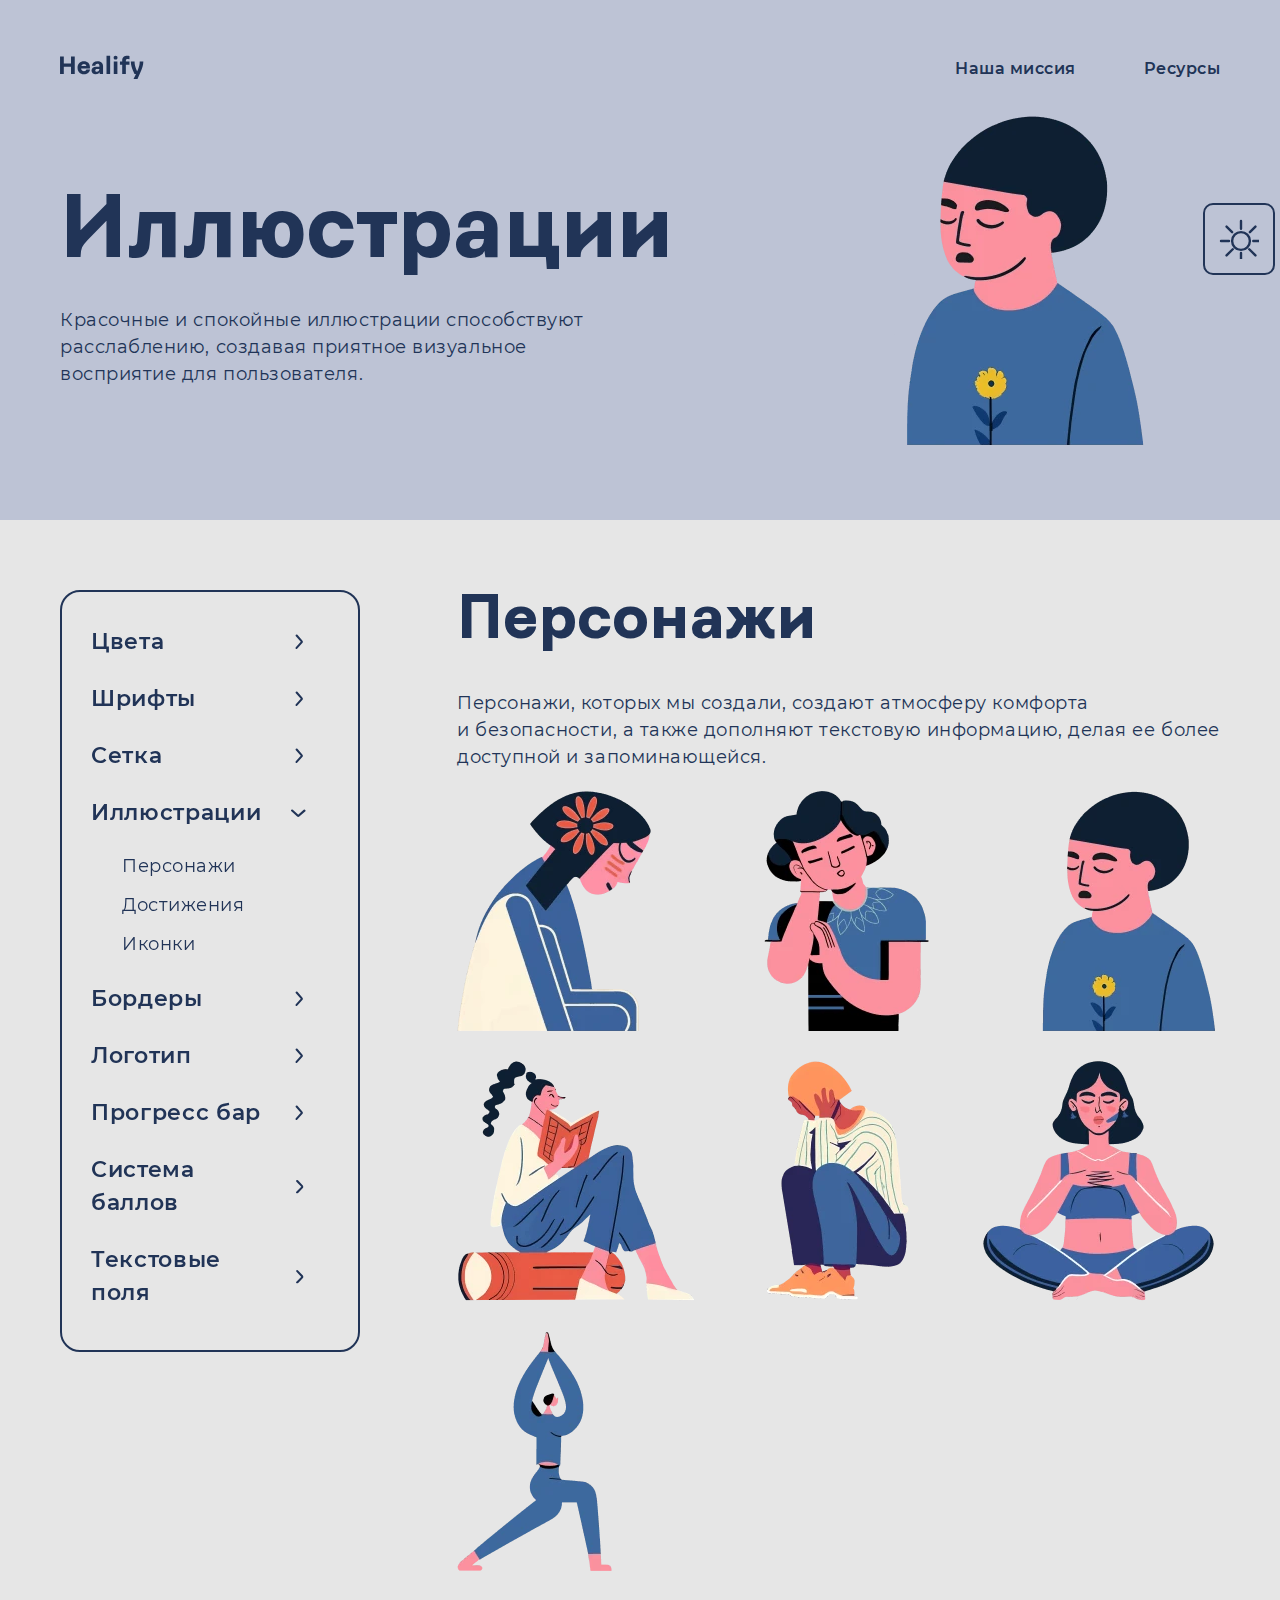
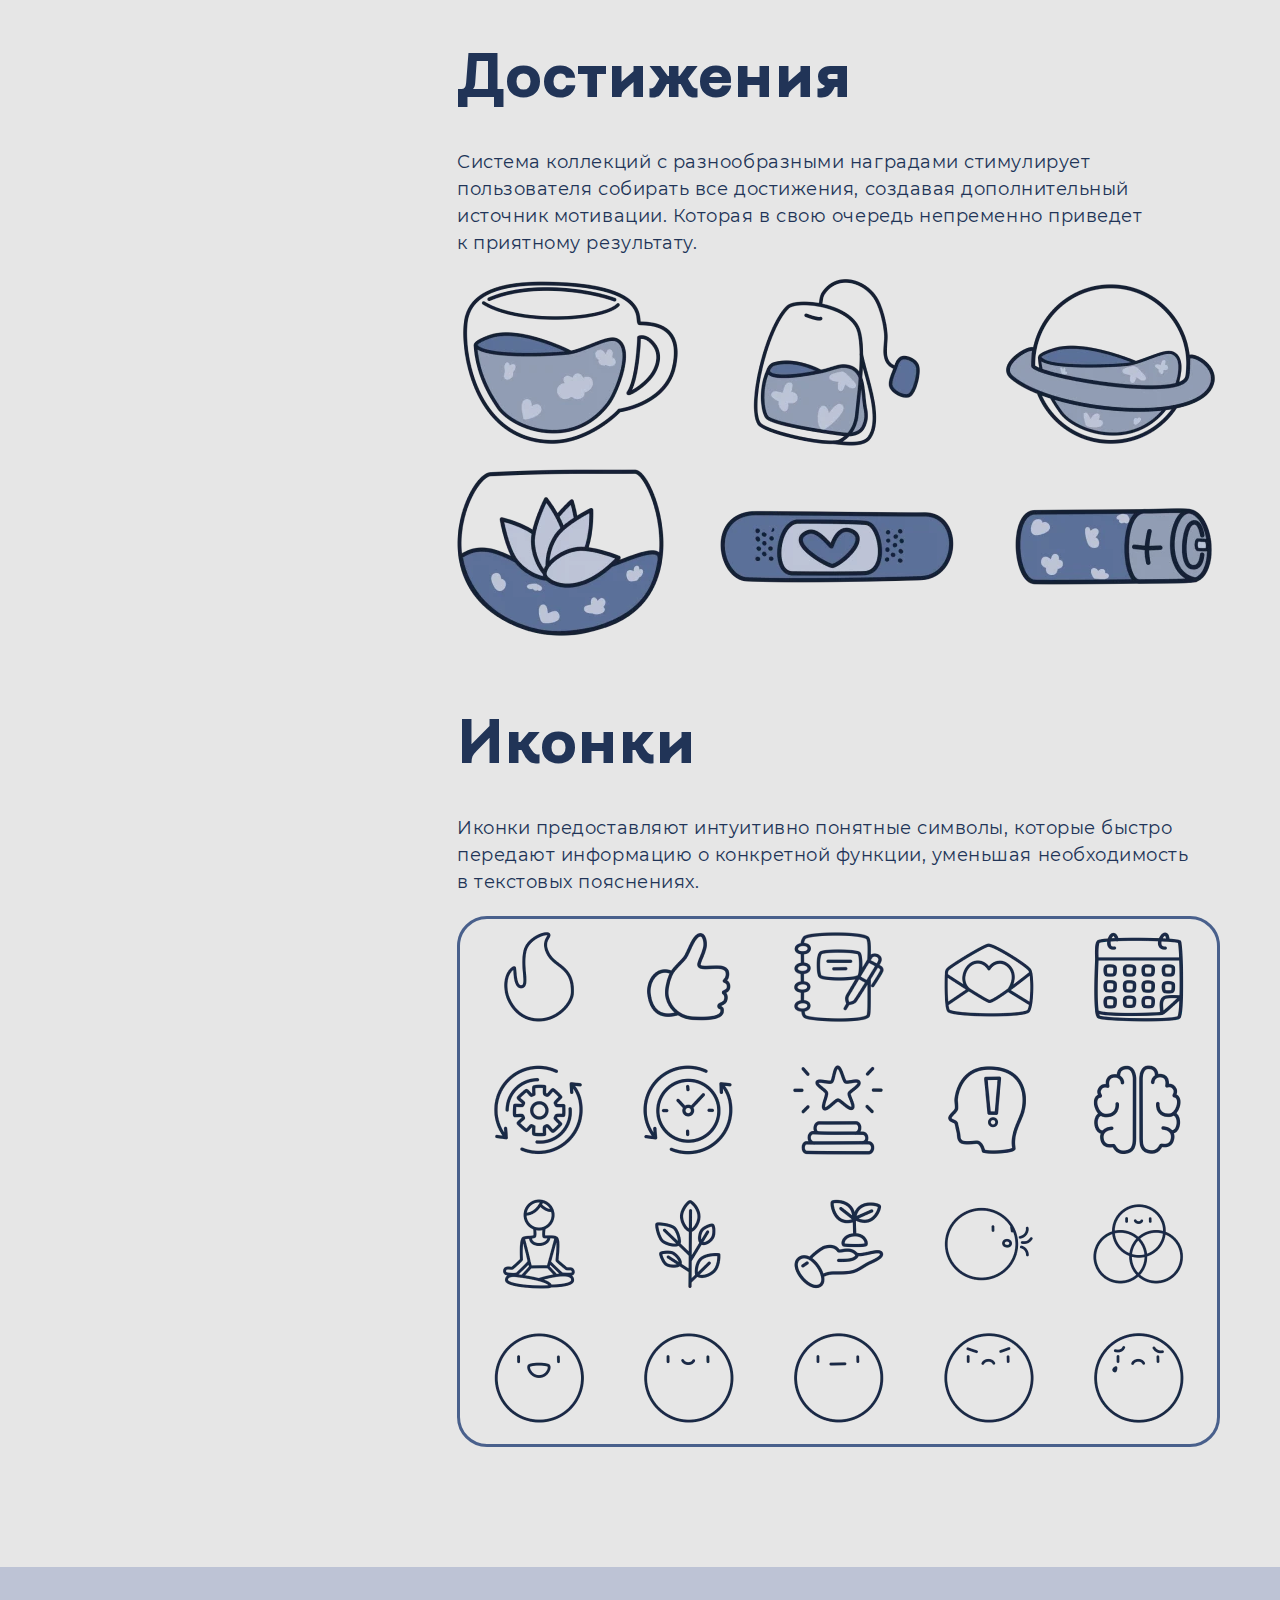
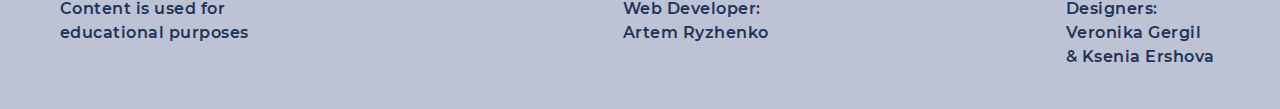
<file: illustrations.html>
<!DOCTYPE html><html class="page" lang="ru"><head><meta charset="UTF-8"><meta name="viewport" content="width=device-width,initial-scale=1"><meta name="description" content="Дизайн-система Healify"><meta name="keywords" content="дизайн-система, Healify, иллюстрация, HTML, CSS, студенческий проект"><link rel="stylesheet" href="css/style.css"><link rel="icon" href="favicon.ico"><link rel="apple-touch-icon" sizes="180x180" href="img/favicons/apple-touch-icon.png"><link rel="icon" type="image/png" sizes="32x32" href="img/favicons/favicon-32x32.png"><link rel="icon" type="image/png" sizes="16x16" href="img/favicons/favicon-16x16.png"><link rel="manifest" href="manifest.webmanifest"><link rel="mask-icon" href="img/favicons/safari-pinned-tab.svg" color="#213457"><meta name="msapplication-TileColor" content="#bdc3d5"><meta name="theme-color" content="#c88585"><title>Дизайн-система Healify. Иллюстрации</title></head><body class="page-body"><button class="theme-button" aria-label="Изменить цвет"><svg class="theme-button__icon theme-button__icon--light" width="40" height="40"><use xlink:href="./img/icons.svg#sun"></use></svg> <svg class="theme-button__icon theme-button__icon--dark" width="40" height="40"><use xlink:href="./img/icons.svg#moon"></use></svg></button><header class="header"><div class="container"><div class="header__top"><a href="index.html" class="header__logo-link" aria-label="Логотип Healify"><svg class="header__logo-icon" width="87" height="28"><use xlink:href="img/icons.svg#Healify"></use></svg></a><ul class="header__menu list-reset"><li class="header__menu-item"><a href="mission.html" class="header__menu-link header__menu-link--mission">Наша миссия</a></li><li class="header__menu-item"><a href="https://www.figma.com/file/nqF4zMatr6fsem6gwq9UN0/design-system?type=design&node-id=0%3A37&mode=design&t=n8y72E4xhctX0qqB-1" target="_blank" rel="noopener noreferrer" class="header__menu-link">Ресурсы</a></li></ul></div><section class="header__bottom header__bottom--micro-grid"><div class="header__content"><h1 class="header__title title">Иллюстрации</h1><p class="header__text header__text--score">Красочные и&nbsp;спокойные иллюстрации способствуют расслаблению, создавая приятное визуальное восприятие для пользователя.</p></div><picture class="header__picture"><source type="image/webp" srcset="img/Flowerdude.webp 1x,img/Flowerdude@2x.webp 2x"><img class="header__image" src="img/Flowerdude.png" srcset="img/Flowerdude@2x.png 2x" alt="Парень в синей кофте и с желтым цветком в руке" width="412" height="364"></picture></section></div></header><main class="main-inner"><div class="container container--inner"><nav class="inner-navigation"><ul class="inner-navigation__list nav-list list-reset"><li class="nav-list__item"><button class="nav-list__button" data-code="palette">Цвета</button><div class="nav-list__accordion" data-active="palette"><ul class="inner-nav list-reset"><li class="inner-nav__item"><a href="palette.html#important" class="inner-nav__link" data-link="important">Важность цвета</a></li><li class="inner-nav__item"><a href="palette.html#principles" class="inner-nav__link" data-link="principles">Принципы</a></li><li class="inner-nav__item"><a href="palette.html#main-colors" class="inner-nav__link" data-link="main-colors">Основные цвета</a></li><li class="inner-nav__item"><a href="palette.html#secondary-colors" class="inner-nav__link" data-link="secondary-colors">Вторичные цвета</a></li><li class="inner-nav__item"><a href="palette.html#inactive-colors" class="inner-nav__link" data-link="inactive-colors">Неактивные цвета</a></li><li class="inner-nav__item"><a href="palette.html#rules" class="inner-nav__link" data-link="rules">Правила применения</a></li></ul></div></li><li class="nav-list__item"><button class="nav-list__button" data-code="fonts">Шрифты</button><div class="nav-list__accordion" data-active="fonts"><ul class="inner-nav list-reset"><li class="inner-nav__item"><a href="fonts.html#principles" class="inner-nav__link" data-link="principles">Принципы</a></li><li class="inner-nav__item"><a href="fonts.html#usage" class="inner-nav__link" data-link="usage">Применение</a></li><li class="inner-nav__item"><a href="fonts.html#main-font" class="inner-nav__link" data-link="main-font">Основной шрифт</a></li><li class="inner-nav__item"><a href="fonts.html#secondary-font" class="inner-nav__link" data-link="secondary-font">Наборный шрифт</a></li><li class="inner-nav__item"><a href="fonts.html#invalid" class="inner-nav__link" data-link="invalid">Как нельзя</a></li><li class="inner-nav__item"><a href="fonts.html#valid" class="inner-nav__link" data-link="valid">Как правильно</a></li></ul></div></li><li class="nav-list__item"><button class="nav-list__button" data-code="grid">Сетка</button><div class="nav-list__accordion" data-active="grid"><ul class="inner-nav list-reset"><li class="inner-nav__item"><a href="grid.html#concept" class="inner-nav__link" data-link="concept">Концепция сетки</a></li><li class="inner-nav__item"><a href="grid.html#column" class="inner-nav__link" data-link="column">Колонки</a></li><li class="inner-nav__item"><a href="grid.html#gap" class="inner-nav__link" data-link="gap">Гэпы</a></li><li class="inner-nav__item"><a href="grid.html#padding" class="inner-nav__link" data-link="padding">Паддинг</a></li><li class="inner-nav__item"><a href="grid.html#width" class="inner-nav__link" data-link="width">Размеры</a></li><li class="inner-nav__item"><a href="grid.html#menu" class="inner-nav__link" data-link="menu">Меню</a></li><li class="inner-nav__item"><a href="grid.html#content" class="inner-nav__link" data-link="content">Расположение контента</a></li><li class="inner-nav__item"><a href="grid.html#fixed" class="inner-nav__link" data-link="fixed">Фиксированный контент</a></li></ul></div></li><li class="nav-list__item"><button class="nav-list__button" data-code="illustrations">Иллюстрации</button><div class="nav-list__accordion" data-active="illustrations"><ul class="inner-nav list-reset"><li class="inner-nav__item"><a href="illustrations.html#characters" class="inner-nav__link" data-link="characters">Персонажи</a></li><li class="inner-nav__item"><a href="illustrations.html#achievement" class="inner-nav__link" data-link="achievement">Достижения</a></li><li class="inner-nav__item"><a href="illustrations.html#icons" class="inner-nav__link" data-link="icons">Иконки</a></li></ul></div></li><li class="nav-list__item"><button class="nav-list__button" data-code="borders">Бордеры</button><div class="nav-list__accordion" data-active="borders"><ul class="inner-nav list-reset"><li class="inner-nav__item"><a href="borders.html#radius-principle" class="inner-nav__link" data-link="radius-principle">Принципы радиуса</a></li><li class="inner-nav__item"><a href="borders.html#usage-radius" class="inner-nav__link" data-link="usage-radius">Примеры применения</a></li><li class="inner-nav__item"><a href="borders.html#border-principle" class="inner-nav__link" data-link="border-principle">Принципы бордера</a></li><li class="inner-nav__item"><a href="borders.html#usage-border" class="inner-nav__link" data-link="usage-border">Примеры применения</a></li></ul></div></li><li class="nav-list__item"><button class="nav-list__button" data-code="logo">Логотип</button><div class="nav-list__accordion" data-active="logo"><ul class="inner-nav list-reset"><li class="inner-nav__item"><a href="logo.html#logo-variation" class="inner-nav__link" data-link="logo-variation">Варианты логотипа</a></li><li class="inner-nav__item"><a href="logo.html#logo" class="inner-nav__link" data-link="logo">Логотип</a></li><li class="inner-nav__item"><a href="logo.html#guard" class="inner-nav__link" data-link="guard">Охранное поле логотипа</a></li><li class="inner-nav__item"><a href="logo.html#proportion" class="inner-nav__link" data-link="proportion">Пропорции логотипа</a></li><li class="inner-nav__item"><a href="logo.html#icon" class="inner-nav__link" data-link="icon">Иконка</a></li><li class="inner-nav__item"><a href="logo.html#guard-icon" class="inner-nav__link" data-link="guard-icon">Охранное поле иконки</a></li><li class="inner-nav__item"><a href="logo.html#icon-proportion" class="inner-nav__link" data-link="icon-proportion">Пропорции иконки</a></li><li class="inner-nav__item"><a href="logo.html#invalid-icons" class="inner-nav__link" data-link="invalid-icons">Как нельзя</a></li></ul></div></li><li class="nav-list__item"><button class="nav-list__button" data-code="progress">Прогресс бар</button><div class="nav-list__accordion" data-active="progress"><ul class="inner-nav list-reset"><li class="inner-nav__item"><a href="progress.html#progress-principle" class="inner-nav__link" data-link="progress-principle">Принцип работы</a></li><li class="inner-nav__item"><a href="progress.html#progress-label" class="inner-nav__link" data-link="progress-label">Подпись</a></li></ul></div></li><li class="nav-list__item"><button class="nav-list__button" data-code="score">Система баллов</button><div class="nav-list__accordion" data-active="score"><ul class="inner-nav list-reset"><li class="inner-nav__item"><a href="score.html#meditation" class="inner-nav__link" data-link="meditation">Медитативные сессии</a></li><li class="inner-nav__item"><a href="score.html#diary" class="inner-nav__link" data-link="diary">Дневник ощущений</a></li><li class="inner-nav__item"><a href="score.html#regulary" class="inner-nav__link" data-link="regulary">Регулярность использования</a></li><li class="inner-nav__item"><a href="score.html#special" class="inner-nav__link" data-link="special">Специальные события и&nbsp;вызовы</a></li><li class="inner-nav__item"><a href="score.html#total" class="inner-nav__link" data-link="total">Общее время</a></li><li class="inner-nav__item"><a href="score.html#other" class="inner-nav__link" data-link="other">Другие достижения</a></li></ul></div></li><li class="nav-list__item"><button class="nav-list__button" data-code="fields">Текстовые поля</button><div class="nav-list__accordion" data-active="fields"><ul class="inner-nav list-reset"><li class="inner-nav__item"><a href="fields.html#term" class="inner-nav__link" data-link="term">Назначение</a></li><li class="inner-nav__item"><a href="fields.html#structure" class="inner-nav__link" data-link="structure">Строение компонента</a></li></ul></div></li></ul></nav><div class="inner-content"><section class="characters main-inner__section observed-section" id="characters"><h2 class="main-inner__title title title--middle">Персонажи</h2><p class="score-types main-inner__subtitle">Персонажи, которых мы&nbsp;создали, создают атмосферу комфорта и&nbsp;безопасности, а&nbsp;также дополняют текстовую информацию, делая ее&nbsp;более доступной и&nbsp;запоминающейся.</p><picture class="characters__picture"><source type="image/webp" srcset="img/characters.webp 1x,img/characters@2x.webp 2x"><img class="characters__image" src="img/characters.png" srcset="img/characters@2x.png 2x" alt="Коллекция персонажей" width="759" height="780"></picture></section><section class="achievement main-inner__section observed-section" id="achievement"><h2 class="main-inner__title title title--middle">Достижения</h2><p class="score-types main-inner__subtitle">Система коллекций с&nbsp;разнообразными наградами стимулирует пользователя собирать все достижения, создавая дополнительный источник мотивации. Которая в&nbsp;свою очередь непременно приведет к&nbsp;приятному результату.</p><picture class="achievement__picture"><source type="image/webp" srcset="img/achievement.webp 1x,img/achievement@2x.webp 2x"><img class="achievement__image" src="img/achievement.png" srcset="img/achievement@2x.png 2x" alt="Коллекция персонажей" width="759" height="360"></picture></section><section class="icons main-inner__section observed-section" id="icons"><h2 class="main-inner__title title title--middle">Иконки</h2><p class="score-types main-inner__subtitle">Иконки предоставляют интуитивно понятные символы, которые быстро передают информацию о&nbsp;конкретной функции, уменьшая необходимость в&nbsp;текстовых пояснениях.</p><div class="icons-list"><picture class="icons-list__picture"><source type="image/webp" srcset="img/icons-set.webp 1x,img/icons-set@2x.webp 2x"><img class="icons-list__image" src="img/icons-set.png" srcset="img/icons-set@2x.png 2x" alt="Коллекция персонажей" width="690" height="491"></picture></div></section></div></div></main><footer class="footer"><div class="container"><ul class="footer__social-list social-list footer__social-list--active list-reset"><li class="social-list__item"><a href="https://spb.hh.ru/resume/6875b0ffff0c10617c0039ed1f346572484975" target="_blank" rel="noopener noreferrer" class="social-list__link" aria-label="HeadHunter Ершовой Ксении" title="Ершова Ксения"><svg class="social-list__icon social-list__icon--hh" width="80" height="80"><use xlink:href="img/icons.svg#headhunter"></use></svg></a></li><li class="social-list__item"><a href="https://github.com/Gyallarhorn" target="_blank" rel="noopener noreferrer" class="social-list__link" aria-label="GitHub Рыженко Артема" title="Рыженко Артем"><svg class="social-list__icon social-list__icon--github" width="80" height="80"><use xlink:href="img/icons.svg#github"></use></svg></a></li><li class="social-list__item"><a href="https://t.me/betaquarius" target="_blank" rel="noopener noreferrer" class="social-list__link" aria-label="Telegram Гергиль Вероники" title="Гергиль Вероника"><svg class="social-list__icon social-list__icon--telegram" width="80" height="80"><use xlink:href="img/icons.svg#telegram"></use></svg></a></li></ul><div class="footer__info"><p class="footer__info-item footer__info-item--purpose">Content is&nbsp;used for educational purposes</p><p class="footer__info-item footer__info-item--developer">Web Developer: Artem Ryzhenko</p><p class="footer__info-item footer__info-item--design">Designers: Veronika Gergil &amp;&nbsp;Ksenia Ershova</p></div></div></footer><script src="./js/bundle.js"></script></body></html>
</file>
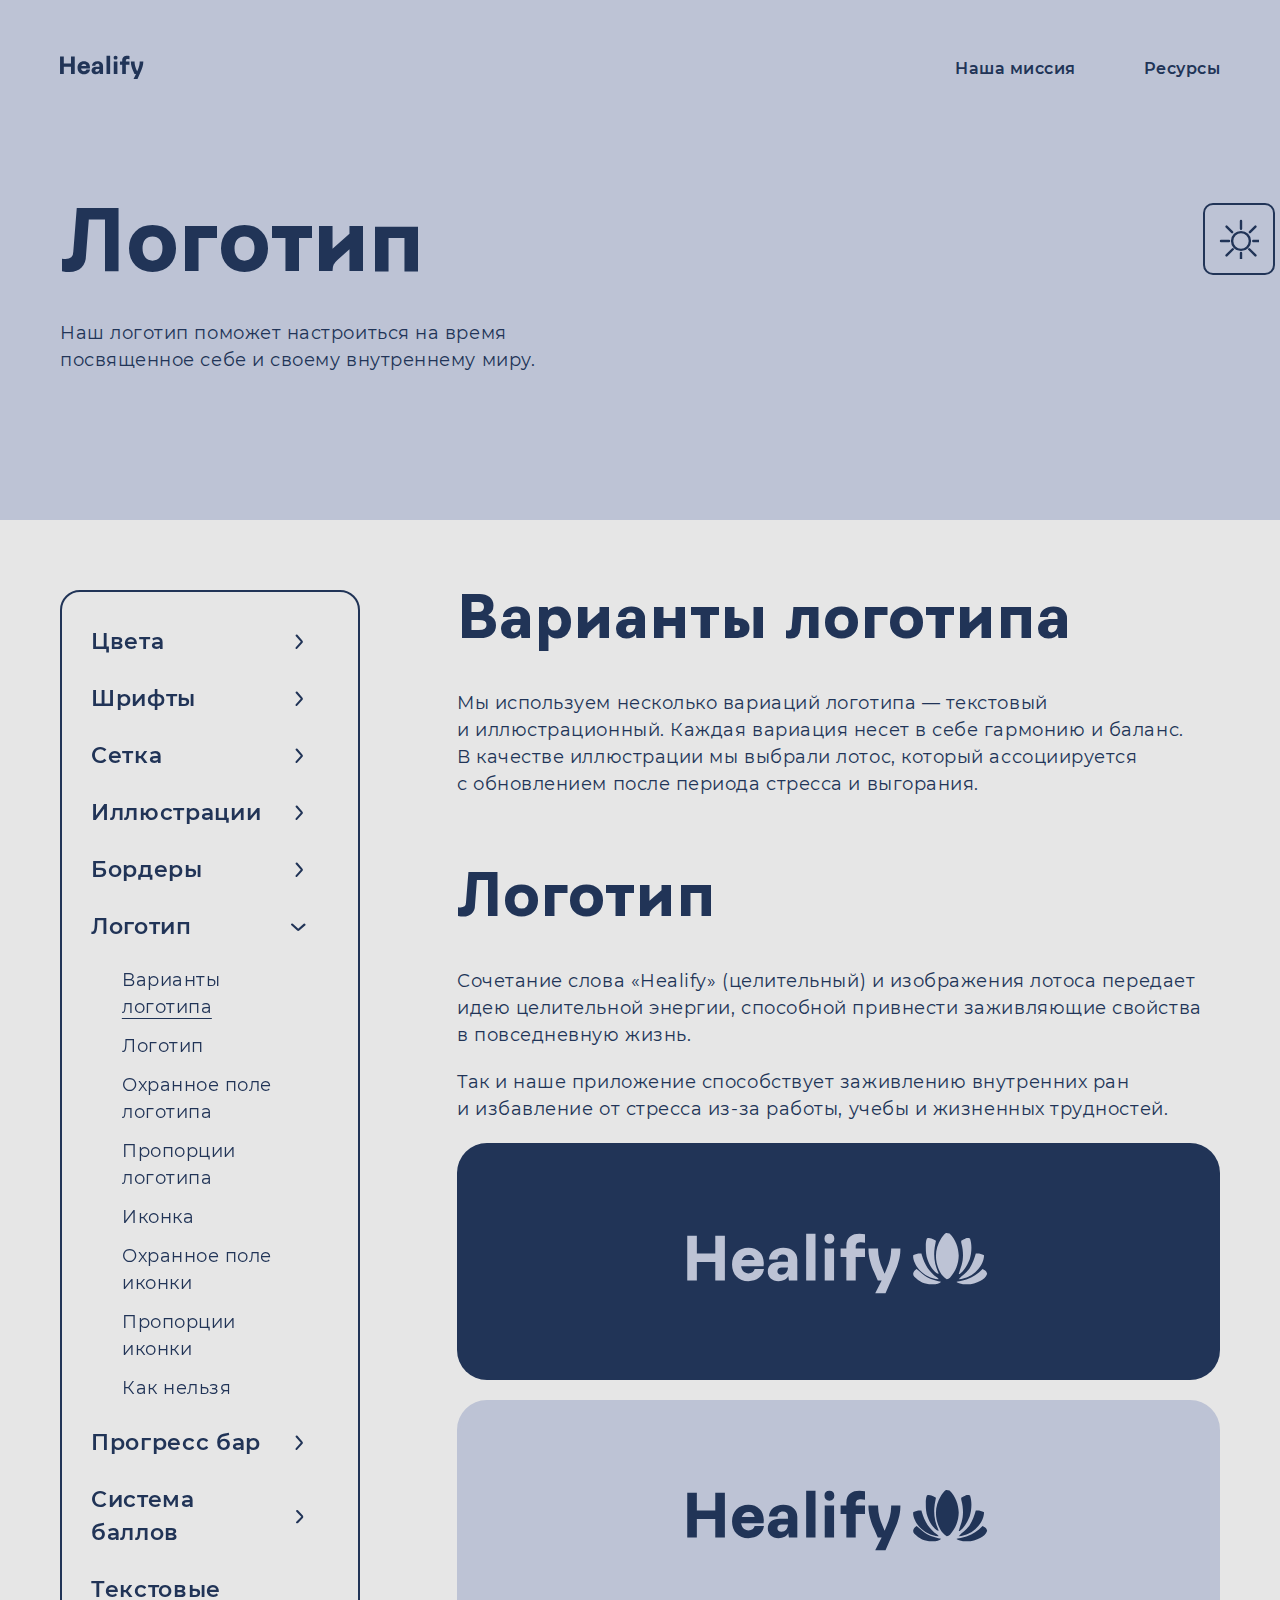
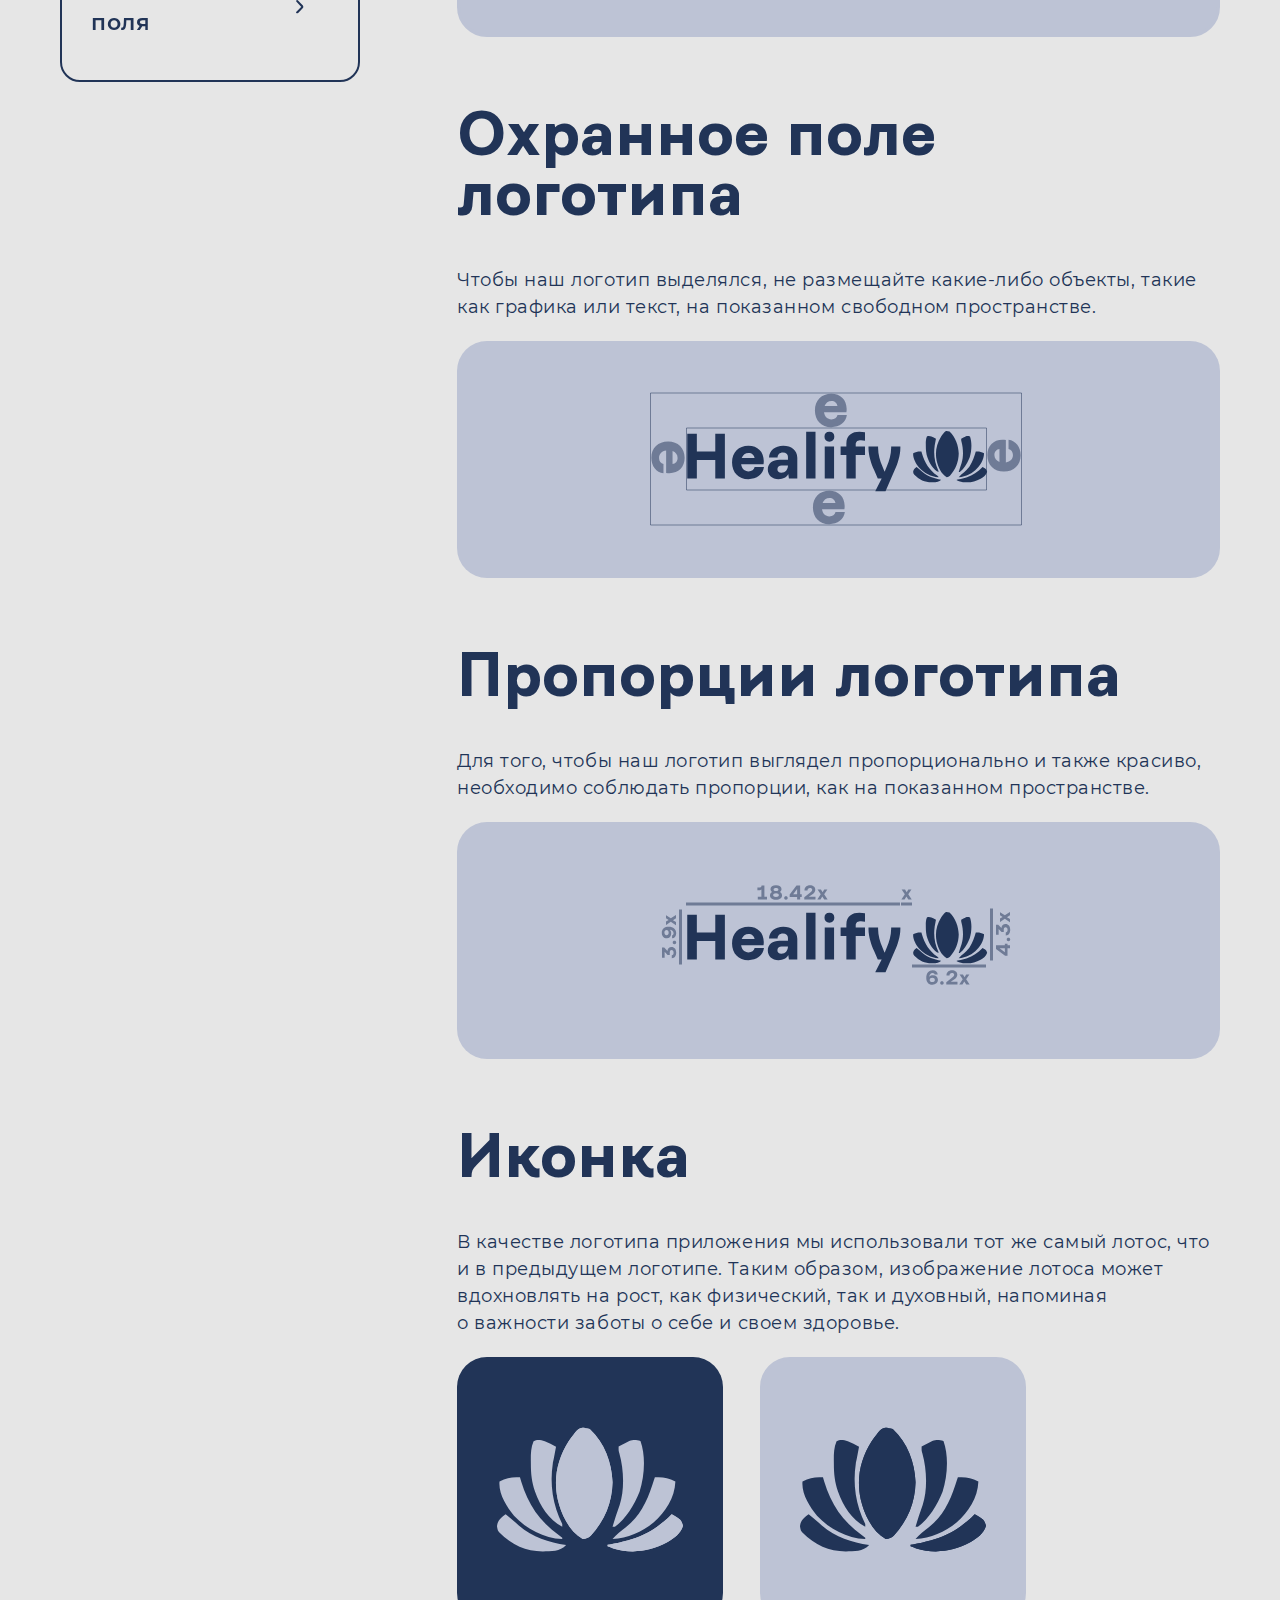
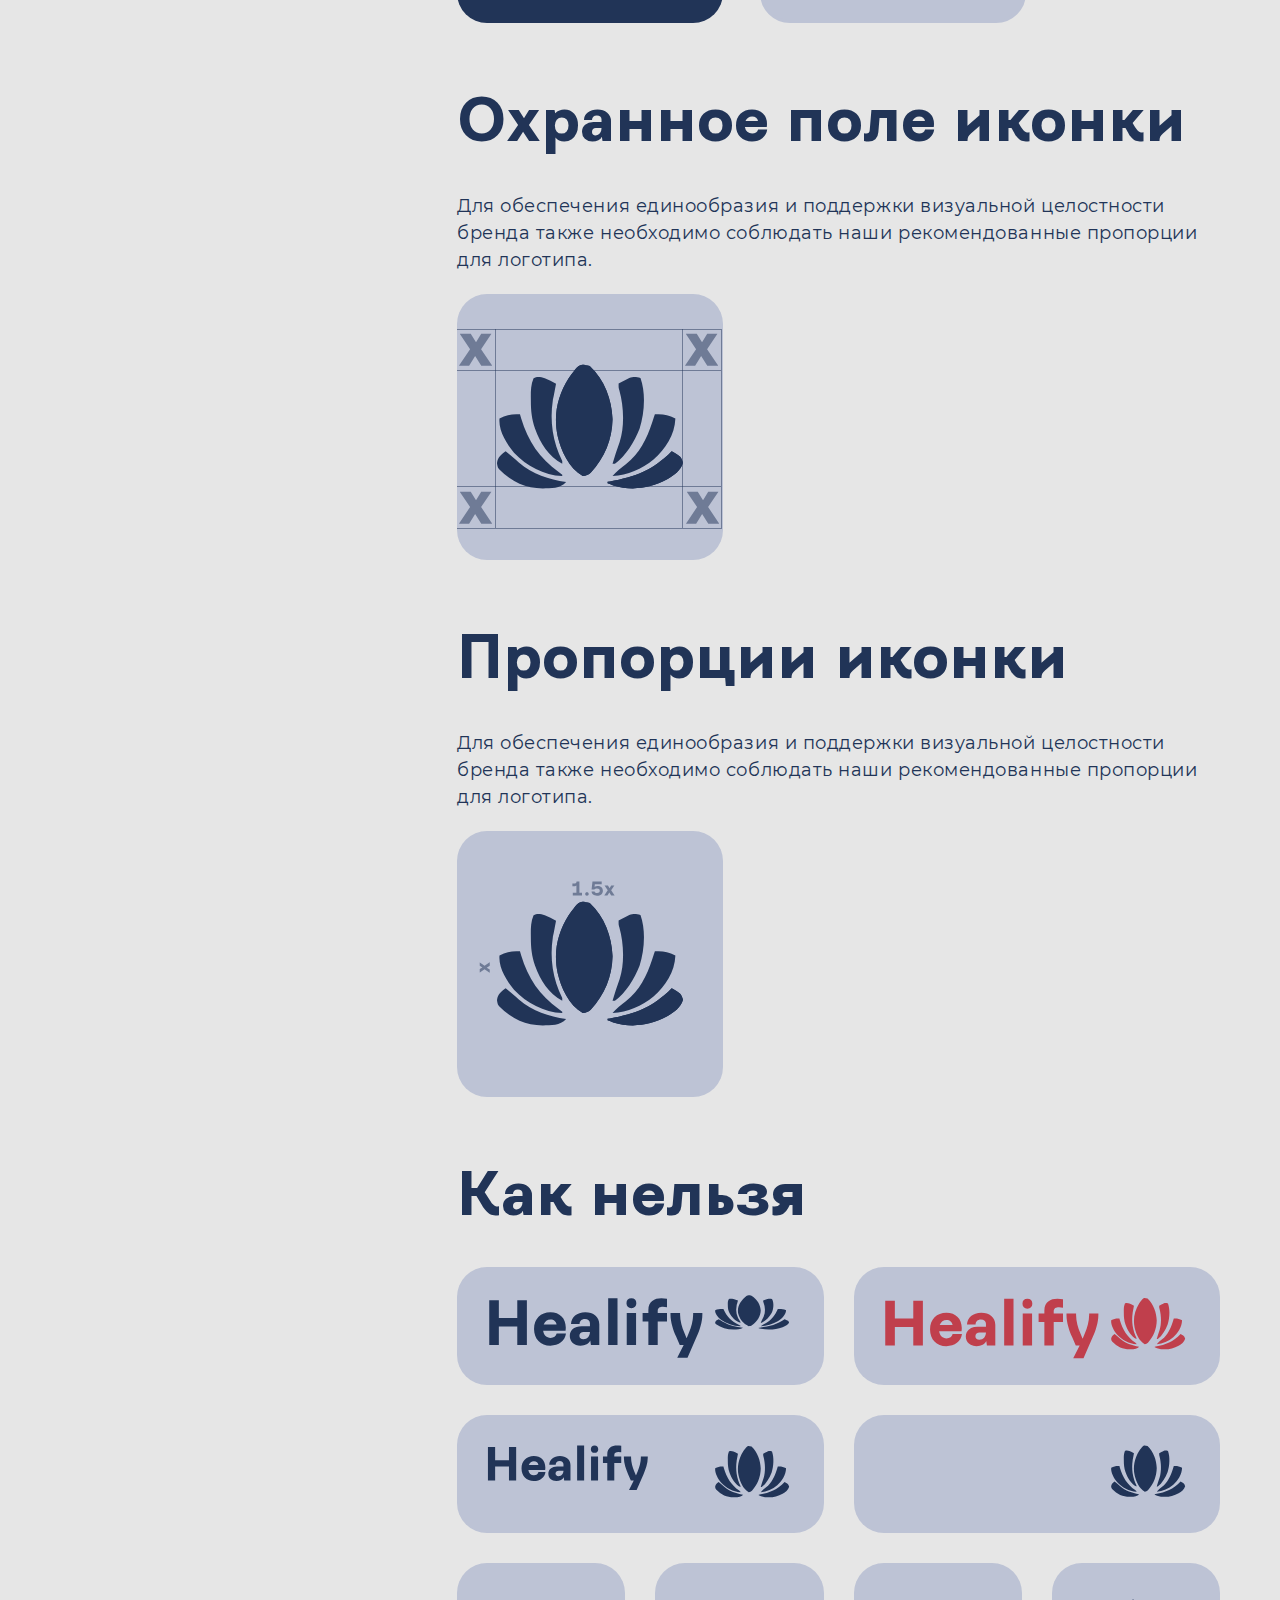
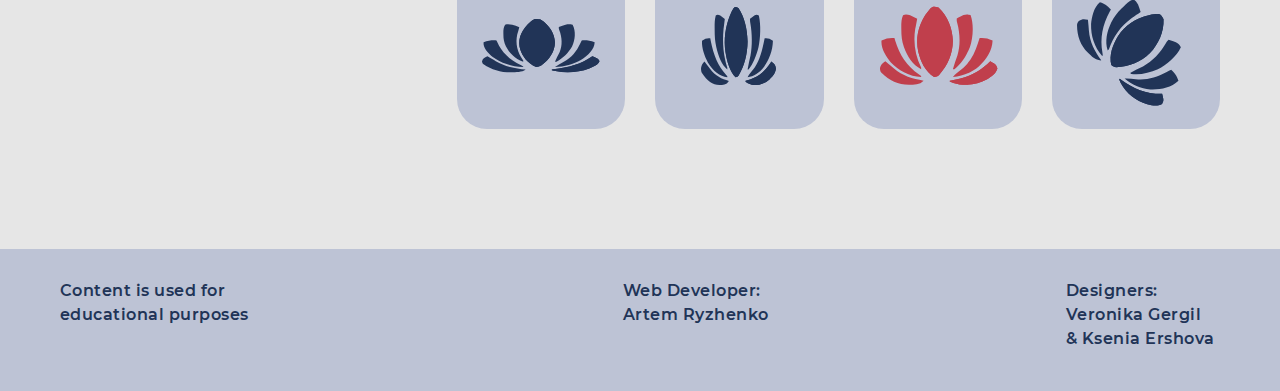
<file: logo.html>
<!DOCTYPE html><html class="page" lang="ru"><head><meta charset="UTF-8"><meta name="viewport" content="width=device-width,initial-scale=1"><meta name="description" content="Дизайн-система Healify"><meta name="keywords" content="дизайн-система, Healify, логотип, HTML, CSS, студенческий проект"><link rel="stylesheet" href="css/style.css"><link rel="icon" href="favicon.ico"><link rel="apple-touch-icon" sizes="180x180" href="img/favicons/apple-touch-icon.png"><link rel="icon" type="image/png" sizes="32x32" href="img/favicons/favicon-32x32.png"><link rel="icon" type="image/png" sizes="16x16" href="img/favicons/favicon-16x16.png"><link rel="manifest" href="manifest.webmanifest"><link rel="mask-icon" href="img/favicons/safari-pinned-tab.svg" color="#213457"><meta name="msapplication-TileColor" content="#bdc3d5"><meta name="theme-color" content="#c88585"><title>Дизайн-система Healify. Логотип</title></head><body class="page-body"><button class="theme-button" aria-label="Изменить цвет"><svg class="theme-button__icon theme-button__icon--light" width="40" height="40"><use xlink:href="./img/icons.svg#sun"></use></svg> <svg class="theme-button__icon theme-button__icon--dark" width="40" height="40"><use xlink:href="./img/icons.svg#moon"></use></svg></button><header class="header"><div class="container"><div class="header__top"><a href="index.html" class="header__logo-link" aria-label="Логотип Healify"><svg class="header__logo-icon" width="87" height="28"><use xlink:href="img/icons.svg#Healify"></use></svg></a><ul class="header__menu list-reset"><li class="header__menu-item"><a href="mission.html" class="header__menu-link header__menu-link--mission">Наша миссия</a></li><li class="header__menu-item"><a href="https://www.figma.com/file/nqF4zMatr6fsem6gwq9UN0/design-system?type=design&node-id=0%3A37&mode=design&t=n8y72E4xhctX0qqB-1" target="_blank" rel="noopener noreferrer" class="header__menu-link">Ресурсы</a></li></ul></div><section class="header__bottom"><div class="header__content"><h1 class="header__title title">Логотип</h1><p class="header__text">Наш логотип поможет настроиться на&nbsp;время посвященное себе и&nbsp;своему внутреннему миру.</p></div></section></div></header><main class="main-inner"><div class="container container--inner"><nav class="inner-navigation"><ul class="inner-navigation__list nav-list list-reset"><li class="nav-list__item"><button class="nav-list__button" data-code="palette">Цвета</button><div class="nav-list__accordion" data-active="palette"><ul class="inner-nav list-reset"><li class="inner-nav__item"><a href="palette.html#important" class="inner-nav__link" data-link="important">Важность цвета</a></li><li class="inner-nav__item"><a href="palette.html#principles" class="inner-nav__link" data-link="principles">Принципы</a></li><li class="inner-nav__item"><a href="palette.html#main-colors" class="inner-nav__link" data-link="main-colors">Основные цвета</a></li><li class="inner-nav__item"><a href="palette.html#secondary-colors" class="inner-nav__link" data-link="secondary-colors">Вторичные цвета</a></li><li class="inner-nav__item"><a href="palette.html#inactive-colors" class="inner-nav__link" data-link="inactive-colors">Неактивные цвета</a></li><li class="inner-nav__item"><a href="palette.html#rules" class="inner-nav__link" data-link="rules">Правила применения</a></li></ul></div></li><li class="nav-list__item"><button class="nav-list__button" data-code="fonts">Шрифты</button><div class="nav-list__accordion" data-active="fonts"><ul class="inner-nav list-reset"><li class="inner-nav__item"><a href="fonts.html#principles" class="inner-nav__link" data-link="principles">Принципы</a></li><li class="inner-nav__item"><a href="fonts.html#usage" class="inner-nav__link" data-link="usage">Применение</a></li><li class="inner-nav__item"><a href="fonts.html#main-font" class="inner-nav__link" data-link="main-font">Основной шрифт</a></li><li class="inner-nav__item"><a href="fonts.html#secondary-font" class="inner-nav__link" data-link="secondary-font">Наборный шрифт</a></li><li class="inner-nav__item"><a href="fonts.html#invalid" class="inner-nav__link" data-link="invalid">Как нельзя</a></li><li class="inner-nav__item"><a href="fonts.html#valid" class="inner-nav__link" data-link="valid">Как правильно</a></li></ul></div></li><li class="nav-list__item"><button class="nav-list__button" data-code="grid">Сетка</button><div class="nav-list__accordion" data-active="grid"><ul class="inner-nav list-reset"><li class="inner-nav__item"><a href="grid.html#concept" class="inner-nav__link" data-link="concept">Концепция сетки</a></li><li class="inner-nav__item"><a href="grid.html#column" class="inner-nav__link" data-link="column">Колонки</a></li><li class="inner-nav__item"><a href="grid.html#gap" class="inner-nav__link" data-link="gap">Гэпы</a></li><li class="inner-nav__item"><a href="grid.html#padding" class="inner-nav__link" data-link="padding">Паддинг</a></li><li class="inner-nav__item"><a href="grid.html#width" class="inner-nav__link" data-link="width">Размеры</a></li><li class="inner-nav__item"><a href="grid.html#menu" class="inner-nav__link" data-link="menu">Меню</a></li><li class="inner-nav__item"><a href="grid.html#content" class="inner-nav__link" data-link="content">Расположение контента</a></li><li class="inner-nav__item"><a href="grid.html#fixed" class="inner-nav__link" data-link="fixed">Фиксированный контент</a></li></ul></div></li><li class="nav-list__item"><button class="nav-list__button" data-code="illustrations">Иллюстрации</button><div class="nav-list__accordion" data-active="illustrations"><ul class="inner-nav list-reset"><li class="inner-nav__item"><a href="illustrations.html#characters" class="inner-nav__link" data-link="characters">Персонажи</a></li><li class="inner-nav__item"><a href="illustrations.html#achievement" class="inner-nav__link" data-link="achievement">Достижения</a></li><li class="inner-nav__item"><a href="illustrations.html#icons" class="inner-nav__link" data-link="icons">Иконки</a></li></ul></div></li><li class="nav-list__item"><button class="nav-list__button" data-code="borders">Бордеры</button><div class="nav-list__accordion" data-active="borders"><ul class="inner-nav list-reset"><li class="inner-nav__item"><a href="borders.html#radius-principle" class="inner-nav__link" data-link="radius-principle">Принципы радиуса</a></li><li class="inner-nav__item"><a href="borders.html#usage-radius" class="inner-nav__link" data-link="usage-radius">Примеры применения</a></li><li class="inner-nav__item"><a href="borders.html#border-principle" class="inner-nav__link" data-link="border-principle">Принципы бордера</a></li><li class="inner-nav__item"><a href="borders.html#usage-border" class="inner-nav__link" data-link="usage-border">Примеры применения</a></li></ul></div></li><li class="nav-list__item"><button class="nav-list__button" data-code="logo">Логотип</button><div class="nav-list__accordion" data-active="logo"><ul class="inner-nav list-reset"><li class="inner-nav__item"><a href="logo.html#logo-variation" class="inner-nav__link" data-link="logo-variation">Варианты логотипа</a></li><li class="inner-nav__item"><a href="logo.html#logo" class="inner-nav__link" data-link="logo">Логотип</a></li><li class="inner-nav__item"><a href="logo.html#guard" class="inner-nav__link" data-link="guard">Охранное поле логотипа</a></li><li class="inner-nav__item"><a href="logo.html#proportion" class="inner-nav__link" data-link="proportion">Пропорции логотипа</a></li><li class="inner-nav__item"><a href="logo.html#icon" class="inner-nav__link" data-link="icon">Иконка</a></li><li class="inner-nav__item"><a href="logo.html#guard-icon" class="inner-nav__link" data-link="guard-icon">Охранное поле иконки</a></li><li class="inner-nav__item"><a href="logo.html#icon-proportion" class="inner-nav__link" data-link="icon-proportion">Пропорции иконки</a></li><li class="inner-nav__item"><a href="logo.html#invalid-icons" class="inner-nav__link" data-link="invalid-icons">Как нельзя</a></li></ul></div></li><li class="nav-list__item"><button class="nav-list__button" data-code="progress">Прогресс бар</button><div class="nav-list__accordion" data-active="progress"><ul class="inner-nav list-reset"><li class="inner-nav__item"><a href="progress.html#progress-principle" class="inner-nav__link" data-link="progress-principle">Принцип работы</a></li><li class="inner-nav__item"><a href="progress.html#progress-label" class="inner-nav__link" data-link="progress-label">Подпись</a></li></ul></div></li><li class="nav-list__item"><button class="nav-list__button" data-code="score">Система баллов</button><div class="nav-list__accordion" data-active="score"><ul class="inner-nav list-reset"><li class="inner-nav__item"><a href="score.html#meditation" class="inner-nav__link" data-link="meditation">Медитативные сессии</a></li><li class="inner-nav__item"><a href="score.html#diary" class="inner-nav__link" data-link="diary">Дневник ощущений</a></li><li class="inner-nav__item"><a href="score.html#regulary" class="inner-nav__link" data-link="regulary">Регулярность использования</a></li><li class="inner-nav__item"><a href="score.html#special" class="inner-nav__link" data-link="special">Специальные события и&nbsp;вызовы</a></li><li class="inner-nav__item"><a href="score.html#total" class="inner-nav__link" data-link="total">Общее время</a></li><li class="inner-nav__item"><a href="score.html#other" class="inner-nav__link" data-link="other">Другие достижения</a></li></ul></div></li><li class="nav-list__item"><button class="nav-list__button" data-code="fields">Текстовые поля</button><div class="nav-list__accordion" data-active="fields"><ul class="inner-nav list-reset"><li class="inner-nav__item"><a href="fields.html#term" class="inner-nav__link" data-link="term">Назначение</a></li><li class="inner-nav__item"><a href="fields.html#structure" class="inner-nav__link" data-link="structure">Строение компонента</a></li></ul></div></li></ul></nav><div class="inner-content"><section class="logo-variation main-inner__section observed-section" id="logo-variation"><h2 class="main-inner__title title title--middle">Варианты логотипа</h2><p class="main-inner__text">Мы&nbsp;используем несколько вариаций логотипа&nbsp;&mdash; текстовый и&nbsp;иллюстрационный. Каждая вариация несет в&nbsp;себе гармонию и&nbsp;баланс. В&nbsp;качестве иллюстрации мы&nbsp;выбрали лотос, который ассоциируется с&nbsp;обновлением после периода стресса и&nbsp;выгорания.</p></section><section class="logo main-inner__section observed-section" id="logo"><h2 class="main-inner__title title title--middle">Логотип</h2><p class="main-inner__subtitle">Сочетание слова &laquo;Healify&raquo; (целительный) и&nbsp;изображения лотоса передает идею целительной энергии, способной привнести заживляющие свойства в&nbsp;повседневную жизнь.</p><p class="main-inner__subtitle">Так и&nbsp;наше приложение способствует заживлению внутренних ран и&nbsp;избавление от&nbsp;стресса из-за работы, учебы и&nbsp;жизненных трудностей.</p><div class="logo-wrapper main-inner__subtitle"><svg width="313" height="71"><use xlink:href="./img/icons.svg#logo"></use></svg></div><div class="logo-wrapper logo-wrapper--light"><svg width="313" height="71"><use xlink:href="./img/icons.svg#logo"></use></svg></div></section><section class="guard main-inner__section observed-section" id="guard"><h2 class="main-inner__title title title--middle">Охранное поле логотипа</h2><p class="main-inner__subtitle">Чтобы наш логотип выделялся, не&nbsp;размещайте какие-либо объекты, такие как графика или текст, на&nbsp;показанном свободном пространстве.</p><div class="logo-wrapper logo-wrapper--different"><svg width="313" height="71"><use xlink:href="./img/icons.svg#logo"></use></svg> <span class="logo-wrapper__element"><svg width="401" height="165"><use xlink:href="./img/icons.svg#guard"></use></svg></span></div></section><section class="proportion main-inner__section observed-section" id="proportion"><h2 class="main-inner__title title title--middle">Пропорции логотипа</h2><p class="main-inner__subtitle">Для того, чтобы наш логотип выглядел пропорционально и&nbsp;также красиво, необходимо соблюдать пропорции, как на&nbsp;показанном пространстве.</p><div class="logo-wrapper logo-wrapper--different"><svg width="313" height="71"><use xlink:href="./img/icons.svg#logo"></use></svg> <span class="logo-wrapper__element logo-wrapper__element--proportion"><svg width="357" height="107"><use xlink:href="./img/icons.svg#proportion"></use></svg></span></div></section><section class="icon main-inner__section observed-section" id="icon"><h2 class="main-inner__title title title--middle">Иконка</h2><p class="main-inner__subtitle">В&nbsp;качестве логотипа приложения мы&nbsp;использовали тот&nbsp;же самый лотос, что и&nbsp;в&nbsp;предыдущем логотипе. Таким образом, изображение лотоса может вдохновлять на&nbsp;рост, как физический, так и&nbsp;духовный, напоминая о&nbsp;важности заботы о&nbsp;себе и&nbsp;своем здоровье.</p><div class="icon__container"><div class="icon-wrapper"><svg width="186" height="125"><use xlink:href="./img/icons.svg#icon"></use></svg></div><div class="icon-wrapper icon-wrapper--light"><svg width="186" height="125"><use xlink:href="./img/icons.svg#icon"></use></svg></div></div></section><section class="guard-icon main-inner__section observed-section" id="guard-icon"><h2 class="main-inner__title title title--middle">Охранное поле иконки</h2><p class="main-inner__subtitle">Для обеспечения единообразия и&nbsp;поддержки визуальной целостности бренда также необходимо соблюдать наши рекомендованные пропорции для логотипа.</p><div class="icon-wrapper icon-wrapper--different"><svg width="186" height="125"><use xlink:href="./img/icons.svg#icon"></use></svg> <span class="icon-wrapper__element"><svg width="265" height="224"><use xlink:href="./img/icons.svg#guard-icon"></use></svg></span></div></section><section class="icon-proportion main-inner__section observed-section" id="icon-proportion"><h2 class="main-inner__title title title--middle">Пропорции иконки</h2><p class="main-inner__subtitle">Для обеспечения единообразия и&nbsp;поддержки визуальной целостности бренда также необходимо соблюдать наши рекомендованные пропорции для логотипа.</p><div class="icon-wrapper icon-wrapper--different"><svg width="186" height="125"><use xlink:href="./img/icons.svg#icon"></use></svg> <span class="icon-wrapper__element icon-wrapper__element--proportion"><svg width="211" height="151"><use xlink:href="./img/icons.svg#icon-proportion"></use></svg></span></div></section><section class="invalid-icons main-inner__section observed-section" id="invalid-icons"><h2 class="main-inner__title title title--middle">Как нельзя</h2><div class="invalid-icons__list"><div class="invalid-icons__list-item invalid-icons__list-item--big logo-wrapper logo-wrapper--different logo-wrapper--list"><svg width="313" height="70"><use xlink:href="./img/icons.svg#logo-flattened"></use></svg></div><div class="invalid-icons__list-item invalid-icons__list-item--big logo-wrapper logo-wrapper--different logo-wrapper--list logo-wrapper--invalid-color"><svg width="313" height="70"><use xlink:href="./img/icons.svg#logo"></use></svg></div><div class="invalid-icons__list-item invalid-icons__list-item--big logo-wrapper logo-wrapper--different logo-wrapper--list"><svg width="313" height="70"><use xlink:href="./img/icons.svg#logo-margin"></use></svg></div><div class="invalid-icons__list-item invalid-icons__list-item--big logo-wrapper logo-wrapper--different logo-wrapper--list"><svg width="313" height="70"><use xlink:href="./img/icons.svg#stroke-logo"></use></svg></div><div class="icon-wrapper icon-wrapper--different icon-wrapper--list"><svg width="168" height="168"><use xlink:href="./img/icons.svg#icon-vertical"></use></svg></div><div class="icon-wrapper icon-wrapper--different icon-wrapper--list"><svg width="168" height="168"><use xlink:href="./img/icons.svg#icon-horizontal"></use></svg></div><div class="icon-wrapper icon-wrapper--different icon-wrapper--list icon-wrapper--invalid-color"><svg width="168" height="168"><use xlink:href="./img/icons.svg#icon-small"></use></svg></div><div class="icon-wrapper icon-wrapper--different icon-wrapper--list icon-wrapper--rotate"><svg width="168" height="168"><use xlink:href="./img/icons.svg#icon-small"></use></svg></div></div></section></div></div></main><footer class="footer"><div class="container"><ul class="footer__social-list social-list footer__social-list--active list-reset"><li class="social-list__item"><a href="https://spb.hh.ru/resume/6875b0ffff0c10617c0039ed1f346572484975" target="_blank" rel="noopener noreferrer" class="social-list__link" aria-label="HeadHunter Ершовой Ксении" title="Ершова Ксения"><svg class="social-list__icon social-list__icon--hh" width="80" height="80"><use xlink:href="img/icons.svg#headhunter"></use></svg></a></li><li class="social-list__item"><a href="https://github.com/Gyallarhorn" target="_blank" rel="noopener noreferrer" class="social-list__link" aria-label="GitHub Рыженко Артема" title="Рыженко Артем"><svg class="social-list__icon social-list__icon--github" width="80" height="80"><use xlink:href="img/icons.svg#github"></use></svg></a></li><li class="social-list__item"><a href="https://t.me/betaquarius" target="_blank" rel="noopener noreferrer" class="social-list__link" aria-label="Telegram Гергиль Вероники" title="Гергиль Вероника"><svg class="social-list__icon social-list__icon--telegram" width="80" height="80"><use xlink:href="img/icons.svg#telegram"></use></svg></a></li></ul><div class="footer__info"><p class="footer__info-item footer__info-item--purpose">Content is&nbsp;used for educational purposes</p><p class="footer__info-item footer__info-item--developer">Web Developer: Artem Ryzhenko</p><p class="footer__info-item footer__info-item--design">Designers: Veronika Gergil &amp;&nbsp;Ksenia Ershova</p></div></div></footer><script src="./js/bundle.js"></script></body></html>
</file>
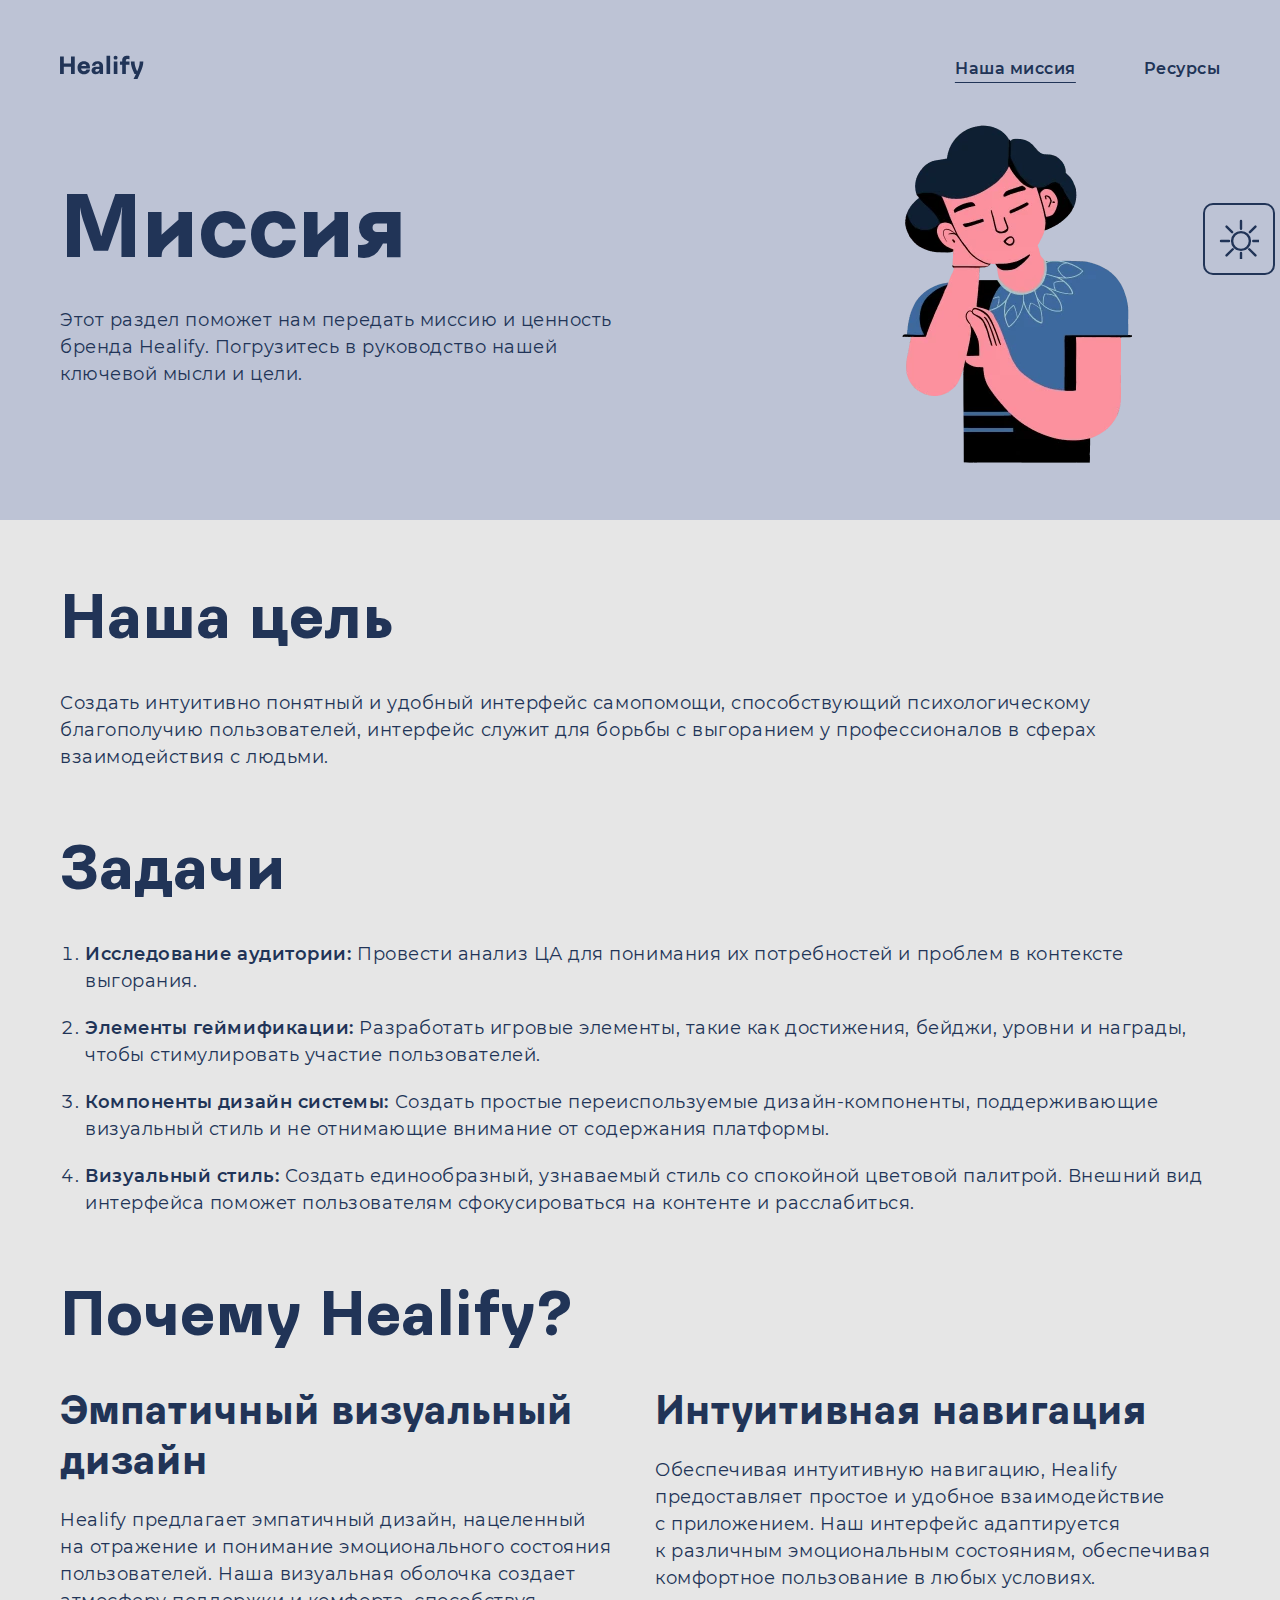
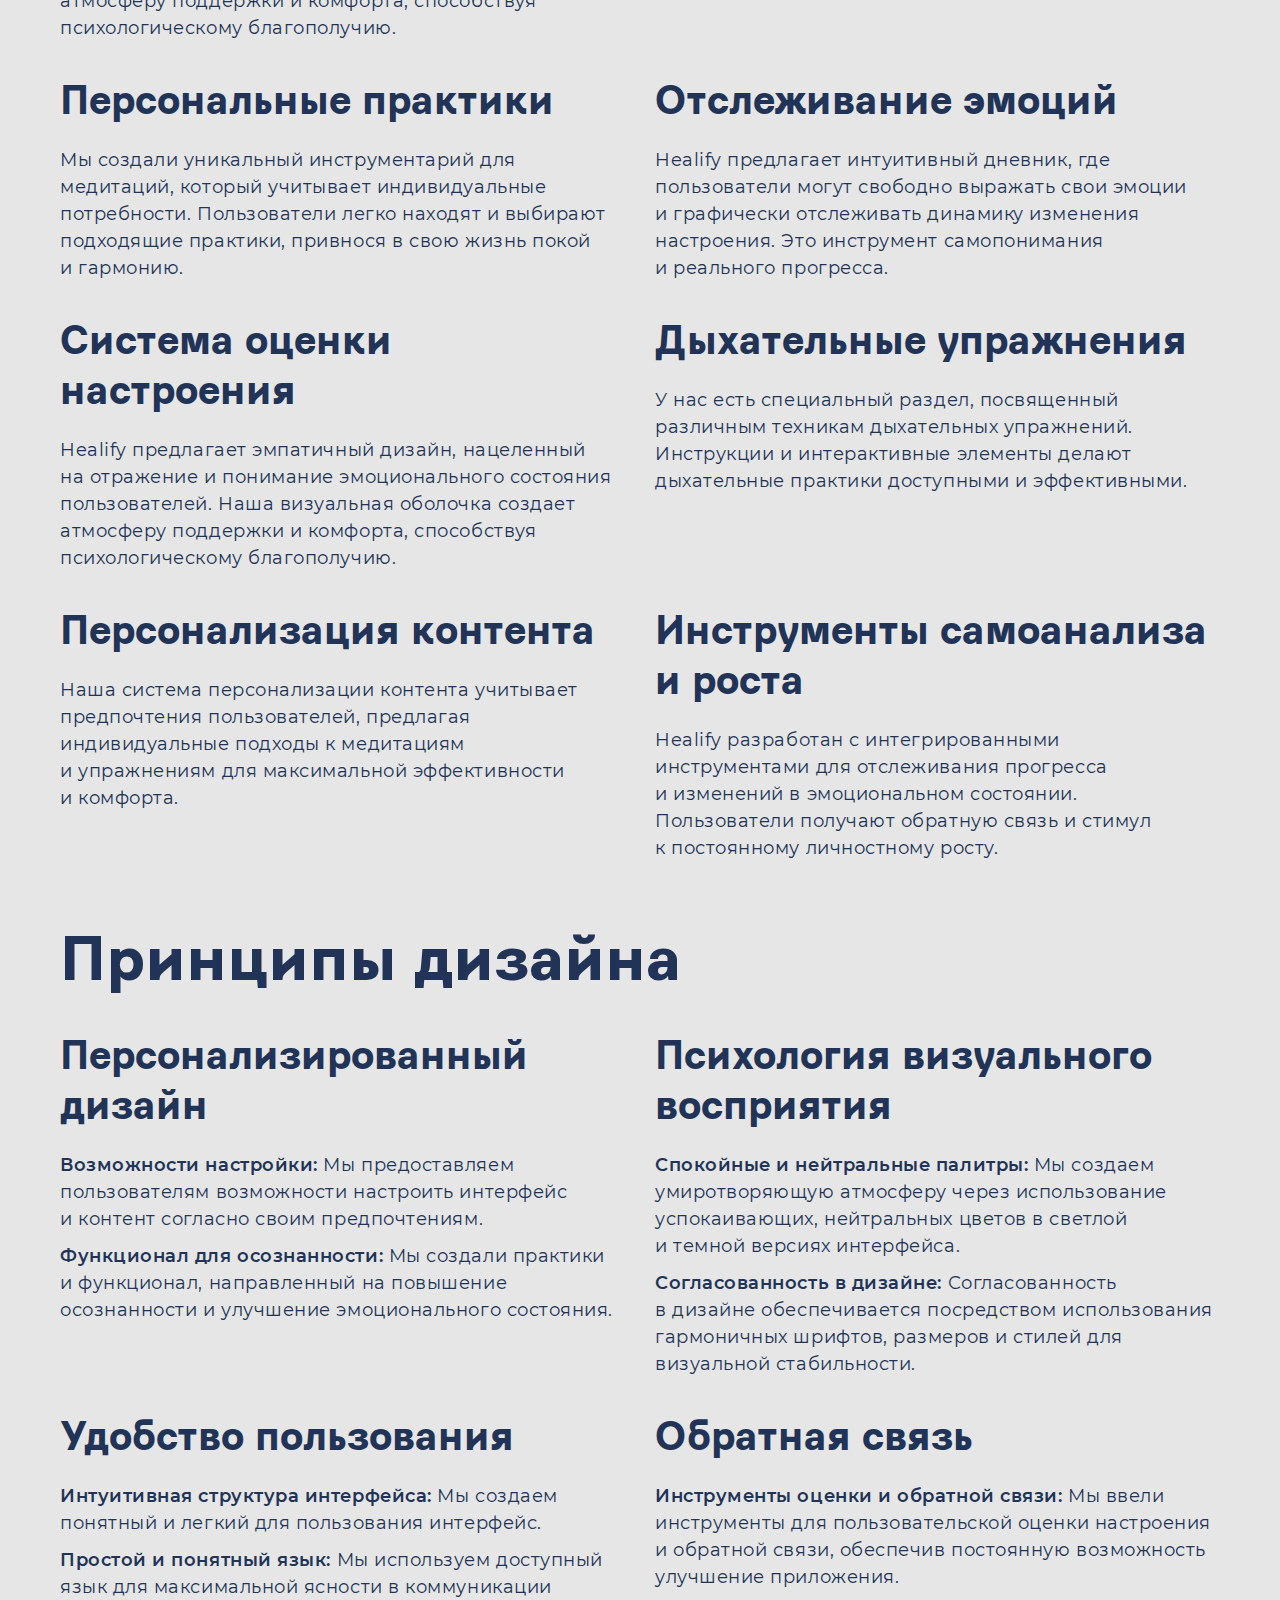
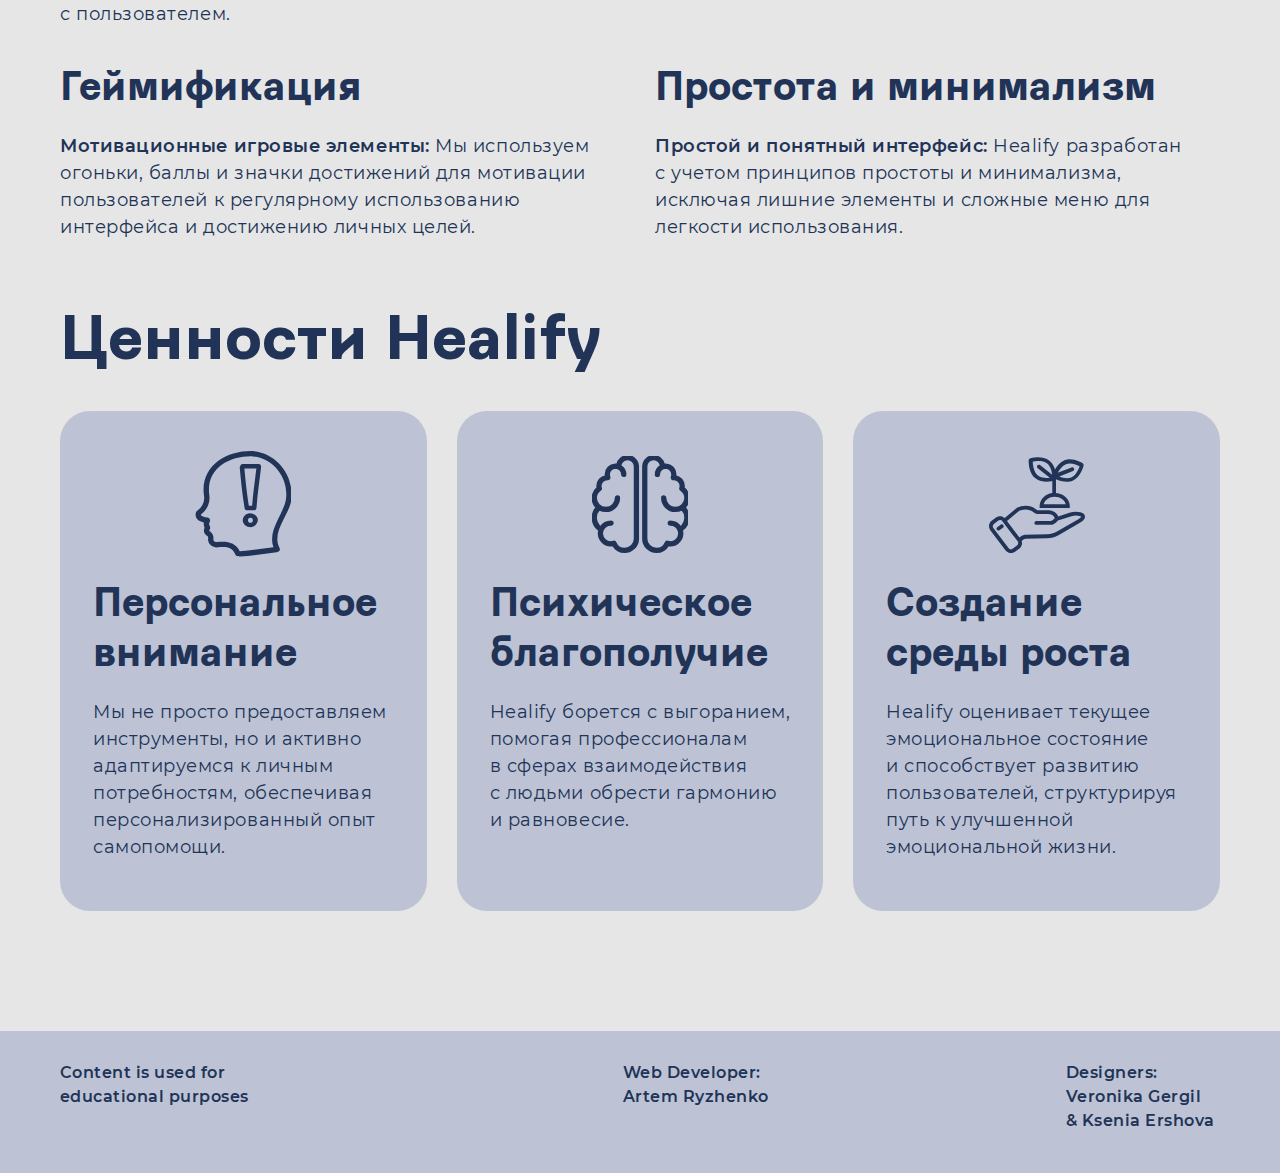
<file: mission.html>
<!DOCTYPE html><html class="page" lang="ru"><head><meta charset="UTF-8"><meta name="viewport" content="width=device-width,initial-scale=1"><meta name="description" content="Дизайн-система Healify"><meta name="keywords" content="дизайн-система, итмо, Healify, мисиия, HTML, CSS, студенческий проект"><link rel="stylesheet" href="css/style.css"><link rel="icon" href="favicon.ico"><link rel="apple-touch-icon" sizes="180x180" href="img/favicons/apple-touch-icon.png"><link rel="icon" type="image/png" sizes="32x32" href="img/favicons/favicon-32x32.png"><link rel="icon" type="image/png" sizes="16x16" href="img/favicons/favicon-16x16.png"><link rel="manifest" href="manifest.webmanifest"><link rel="mask-icon" href="img/favicons/safari-pinned-tab.svg" color="#213457"><meta name="msapplication-TileColor" content="#bdc3d5"><meta name="theme-color" content="#c88585"><title>Дизайн-система Healify. Миссия</title></head><body class="page-body"><button class="theme-button" aria-label="Изменить цвет"><svg class="theme-button__icon theme-button__icon--light" width="40" height="40"><use xlink:href="./img/icons.svg#sun"></use></svg> <svg class="theme-button__icon theme-button__icon--dark" width="40" height="40"><use xlink:href="./img/icons.svg#moon"></use></svg></button><header class="header"><div class="container"><div class="header__top"><a href="index.html" class="header__logo-link" aria-label="Логотип Healify"><svg class="header__logo-icon" width="87" height="28"><use xlink:href="img/icons.svg#Healify"></use></svg></a><ul class="header__menu list-reset"><li class="header__menu-item"><a href="mission.html" class="header__menu-link header__menu-link--mission">Наша миссия</a></li><li class="header__menu-item"><a href="https://www.figma.com/file/nqF4zMatr6fsem6gwq9UN0/design-system?type=design&node-id=0%3A37&mode=design&t=n8y72E4xhctX0qqB-1" target="_blank" rel="noopener noreferrer" class="header__menu-link">Ресурсы</a></li></ul></div><section class="header__bottom"><div class="header__content"><h1 class="header__title title">Миссия</h1><p class="header__text">Этот раздел поможет нам передать миссию и&nbsp;ценность бренда Healify. Погрузитесь в&nbsp;руководство нашей ключевой мысли и&nbsp;цели.</p></div><picture class="header__picture"><source type="image/webp" srcset="img/sleepingDude.webp 1x,img/sleepingDude@2x.webp 2x"><img class="header__image" src="img/sleepingDude.png" srcset="img/sleepingDude@2x.png 2x" alt="Девушка, дремлющая на своей руке" width="412" height="364"></picture></section></div></header><main class="main-inner"><div class="container"><section class="goal main-inner__section"><h2 class="main-inner__title title title--middle">Наша цель</h2><p class="goal__text main-inner__subtitle">Создать интуитивно понятный и&nbsp;удобный интерфейс самопомощи, способствующий психологическому благополучию пользователей, интерфейс служит для борьбы с&nbsp;выгоранием у&nbsp;профессионалов в&nbsp;сферах взаимодействия с&nbsp;людьми.</p></section><section class="tasks main-inner__section"><h2 class="main-inner__title title title--middle">Задачи</h2><ol class="tasks-list"><li class="tasks-list__item"><b>Исследование аудитории:</b> Провести анализ&nbsp;ЦА для понимания их&nbsp;потребностей и&nbsp;проблем в&nbsp;контексте выгорания.</li><li class="tasks-list__item"><b>Элементы геймификации:</b> Разработать игровые элементы, такие как достижения, бейджи, уровни и&nbsp;награды, чтобы стимулировать участие пользователей.</li><li class="tasks-list__item"><b>Компоненты дизайн системы:</b> Создать простые переиспользуемые дизайн-компоненты, поддерживающие визуальный стиль и&nbsp;не&nbsp;отнимающие внимание от&nbsp;содержания платформы.</li><li class="tasks-list__item"><b>Визуальный стиль:</b> Создать единообразный, узнаваемый стиль со&nbsp;спокойной цветовой палитрой. Внешний вид интерфейса поможет пользователям сфокусироваться на&nbsp;контенте и&nbsp;расслабиться.</li></ol></section><section class="advantages main-inner__section"><h2 class="main-inner__title title title--middle">Почему Healify?</h2><ul class="grid-list advantages-list list-reset"><li class="advantages-list__item"><h3 class="main-inner__subtitle title title--small">Эмпатичный визуальный дизайн</h3><p class="advantages-list__text grid-list__text">Healify предлагает эмпатичный дизайн, нацеленный на&nbsp;отражение и&nbsp;понимание эмоционального состояния пользователей. Наша визуальная оболочка создает атмосферу поддержки и&nbsp;комфорта, способствуя психологическому благополучию.</p></li><li class="advantages-list__item"><h3 class="main-inner__subtitle title title--small">Интуитивная навигация</h3><p class="advantages-list__text grid-list__text">Обеспечивая интуитивную навигацию, Healify предоставляет простое и&nbsp;удобное взаимодействие с&nbsp;приложением. Наш интерфейс адаптируется к&nbsp;различным эмоциональным состояниям, обеспечивая комфортное пользование в&nbsp;любых условиях.</p></li><li class="advantages-list__item"><h3 class="main-inner__subtitle title title--small">Персональные практики</h3><p class="advantages-list__text grid-list__text">Мы&nbsp;создали уникальный инструментарий для медитаций, который учитывает индивидуальные потребности. Пользователи легко находят и&nbsp;выбирают подходящие практики, привнося в&nbsp;свою жизнь покой и&nbsp;гармонию.</p></li><li class="advantages-list__item"><h3 class="main-inner__subtitle title title--small">Отслеживание эмоций</h3><p class="advantages-list__text grid-list__text">Healify предлагает интуитивный дневник, где пользователи могут свободно выражать свои эмоции и&nbsp;графически отслеживать динамику изменения настроения. Это инструмент самопонимания и&nbsp;реального прогресса.</p></li><li class="advantages-list__item"><h3 class="main-inner__subtitle title title--small">Система оценки настроения</h3><p class="advantages-list__text grid-list__text">Healify предлагает эмпатичный дизайн, нацеленный на&nbsp;отражение и&nbsp;понимание эмоционального состояния пользователей. Наша визуальная оболочка создает атмосферу поддержки и&nbsp;комфорта, способствуя психологическому благополучию.</p></li><li class="advantages-list__item"><h3 class="main-inner__subtitle title title--small">Дыхательные упражнения</h3><p class="advantages-list__text grid-list__text">У&nbsp;нас есть специальный раздел, посвященный различным техникам дыхательных упражнений. Инструкции и&nbsp;интерактивные элементы делают дыхательные практики доступными и&nbsp;эффективными.</p></li><li class="advantages-list__item"><h3 class="main-inner__subtitle title title--small">Персонализация контента</h3><p class="advantages-list__text grid-list__text">Наша система персонализации контента учитывает предпочтения пользователей, предлагая индивидуальные подходы к&nbsp;медитациям и&nbsp;упражнениям для максимальной эффективности и&nbsp;комфорта.</p></li><li class="advantages-list__item"><h3 class="main-inner__subtitle title title--small">Инструменты самоанализа и&nbsp;роста</h3><p class="advantages-list__text grid-list__text">Healify разработан с&nbsp;интегрированными инструментами для отслеживания прогресса и&nbsp;изменений в&nbsp;эмоциональном состоянии. Пользователи получают обратную связь и&nbsp;стимул к&nbsp;постоянному личностному росту.</p></li></ul></section><section class="design-principles main-inner__section"><h2 class="main-inner__title title title--middle">Принципы дизайна</h2><ul class="design-principles__list list-reset grid-list"><li class="design-principles__list-item"><h3 class="design-principles__title main-inner__subtitle title title--small">Персонализированный дизайн</h3><p class="design-principles__text grid-list__text grid-list__text--margin"><b>Возможности настройки:</b> Мы&nbsp;предоставляем пользователям возможности настроить интерфейс и&nbsp;контент согласно своим предпочтениям.</p><p class="design-principles__text grid-list__text"><b>Функционал для осознанности:</b> Мы&nbsp;создали практики и&nbsp;функционал, направленный на&nbsp;повышение осознанности и&nbsp;улучшение эмоционального состояния.</p></li><li class="design-principles__list-item"><h3 class="design-principles__title main-inner__subtitle title title--small">Психология визуального восприятия</h3><p class="design-principles__text grid-list__text grid-list__text--margin"><b>Спокойные и&nbsp;нейтральные палитры:</b> Мы&nbsp;создаем умиротворяющую атмосферу через использование успокаивающих, нейтральных цветов в&nbsp;светлой и&nbsp;темной версиях интерфейса.</p><p class="design-principles__text grid-list__text"><b>Согласованность в&nbsp;дизайне:</b> Согласованность в&nbsp;дизайне обеспечивается посредством использования гармоничных шрифтов, размеров и&nbsp;стилей для визуальной стабильности.</p></li><li class="design-principles__list-item"><h3 class="design-principles__title main-inner__subtitle title title--small">Удобство пользования</h3><p class="design-principles__text grid-list__text grid-list__text--margin"><b>Интуитивная структура интерфейса:</b> Мы&nbsp;создаем понятный и&nbsp;легкий для пользования интерфейс.</p><p class="design-principles__text grid-list__text"><b>Простой и&nbsp;понятный язык:</b> Мы&nbsp;используем доступный язык для максимальной ясности в&nbsp;коммуникации с&nbsp;пользователем.</p></li><li class="design-principles__list-item"><h3 class="design-principles__title main-inner__subtitle title title--small">Обратная связь</h3><p class="design-principles__text grid-list__text"><b>Инструменты оценки и&nbsp;обратной связи:</b> Мы&nbsp;ввели инструменты для пользовательской оценки настроения и&nbsp;обратной связи, обеспечив постоянную возможность улучшение приложения.</p></li><li class="design-principles__list-item"><h3 class="design-principles__title main-inner__subtitle title title--small">Геймификация</h3><p class="design-principles__text grid-list__text"><b>Мотивационные игровые элементы:</b> Мы&nbsp;используем огоньки, баллы и&nbsp;значки достижений для мотивации пользователей к&nbsp;регулярному использованию интерфейса и&nbsp;достижению личных целей.</p></li><li class="design-principles__list-item"><h3 class="design-principles__title main-inner__subtitle title title--small">Простота и&nbsp;минимализм</h3><p class="design-principles__text grid-list__text"><b>Простой и&nbsp;понятный интерфейс:</b> Healify разработан с&nbsp;учетом принципов простоты и&nbsp;минимализма, исключая лишние элементы и&nbsp;сложные меню для легкости использования.</p></li></ul></section><section class="values main-inner__section"><h2 class="main-inner__title title title--middle">Ценности Healify</h2><div class="values-list"><article class="values-list__item"><div class="values-list__icon-wrapper"><svg class="values-list__icon values-list__icon--attention" width="96" height="108"><use xlink:href="./img/icons.svg#attention"></use></svg></div><h3 class="values-list__title main-inner__subtitle title title--small">Персональное внимание</h3><p class="values-list__text">Мы&nbsp;не&nbsp;просто предоставляем инструменты, но&nbsp;и&nbsp;активно адаптируемся к&nbsp;личным потребностям, обеспечивая персонализированный опыт самопомощи.</p></article><article class="values-list__item"><div class="values-list__icon-wrapper"><svg class="values-list__icon values-list__icon--brain" width="96" height="98"><use xlink:href="./img/icons.svg#brain"></use></svg></div><h3 class="values-list__title main-inner__subtitle title title--small">Психическое благополучие</h3><p class="values-list__text">Healify борется с&nbsp;выгоранием, помогая профессионалам в&nbsp;сферах взаимодействия с&nbsp;людьми обрести гармонию и&nbsp;равновесие.</p></article><article class="values-list__item"><div class="values-list__icon-wrapper"><svg class="values-list__icon values-list__icon--plant" width="96" height="96"><use xlink:href="./img/icons.svg#plant"></use></svg></div><h3 class="values-list__title main-inner__subtitle title title--small">Создание<br>среды роста</h3><p class="values-list__text">Healify оценивает текущее эмоциональное состояние и&nbsp;способствует развитию пользователей, структурируя путь к&nbsp;улучшенной эмоциональной жизни.</p></article></div></section></div></main><footer class="footer"><div class="container"><ul class="footer__social-list social-list footer__social-list--active list-reset"><li class="social-list__item"><a href="https://spb.hh.ru/resume/6875b0ffff0c10617c0039ed1f346572484975" target="_blank" rel="noopener noreferrer" class="social-list__link" aria-label="HeadHunter Ершовой Ксении" title="Ершова Ксения"><svg class="social-list__icon social-list__icon--hh" width="80" height="80"><use xlink:href="img/icons.svg#headhunter"></use></svg></a></li><li class="social-list__item"><a href="https://github.com/Gyallarhorn" target="_blank" rel="noopener noreferrer" class="social-list__link" aria-label="GitHub Рыженко Артема" title="Рыженко Артем"><svg class="social-list__icon social-list__icon--github" width="80" height="80"><use xlink:href="img/icons.svg#github"></use></svg></a></li><li class="social-list__item"><a href="https://t.me/betaquarius" target="_blank" rel="noopener noreferrer" class="social-list__link" aria-label="Telegram Гергиль Вероники" title="Гергиль Вероника"><svg class="social-list__icon social-list__icon--telegram" width="80" height="80"><use xlink:href="img/icons.svg#telegram"></use></svg></a></li></ul><div class="footer__info"><p class="footer__info-item footer__info-item--purpose">Content is&nbsp;used for educational purposes</p><p class="footer__info-item footer__info-item--developer">Web Developer: Artem Ryzhenko</p><p class="footer__info-item footer__info-item--design">Designers: Veronika Gergil &amp;&nbsp;Ksenia Ershova</p></div></div></footer><script src="./js/bundle.js"></script></body></html>
</file>
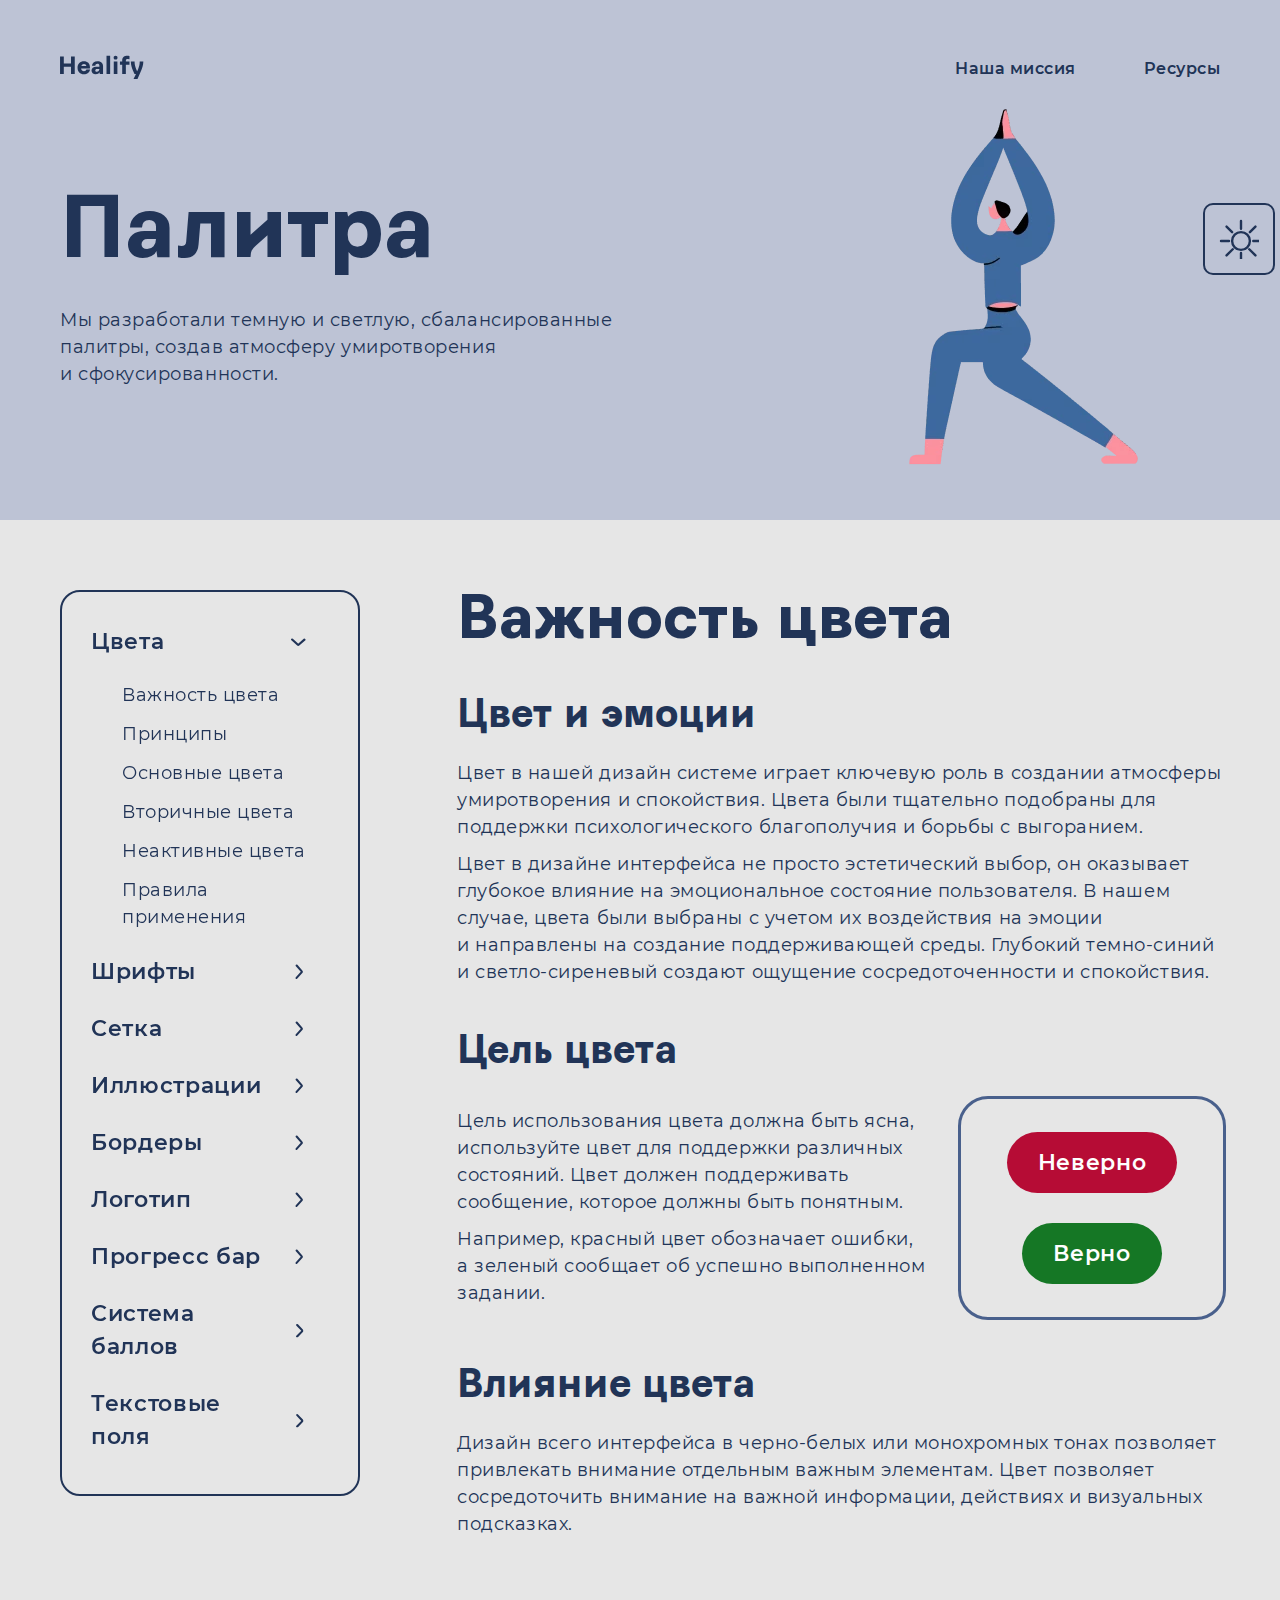
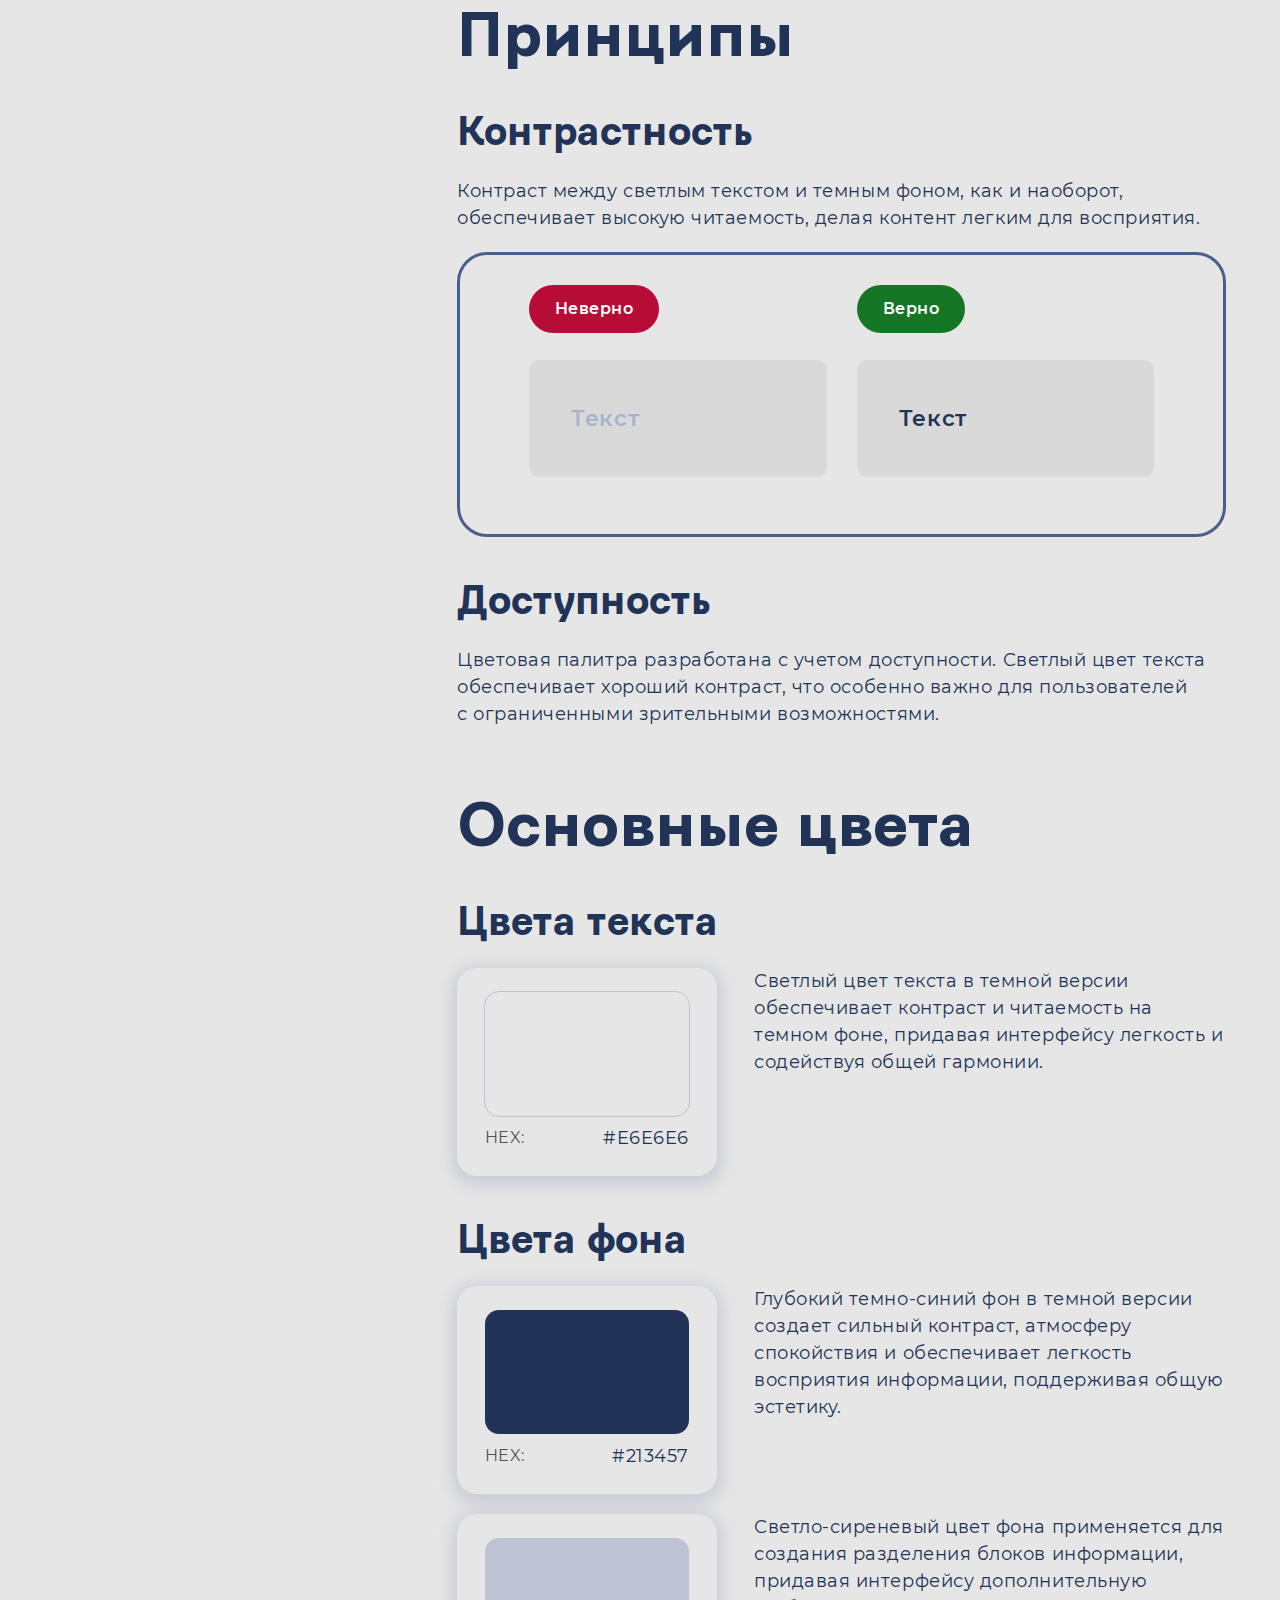
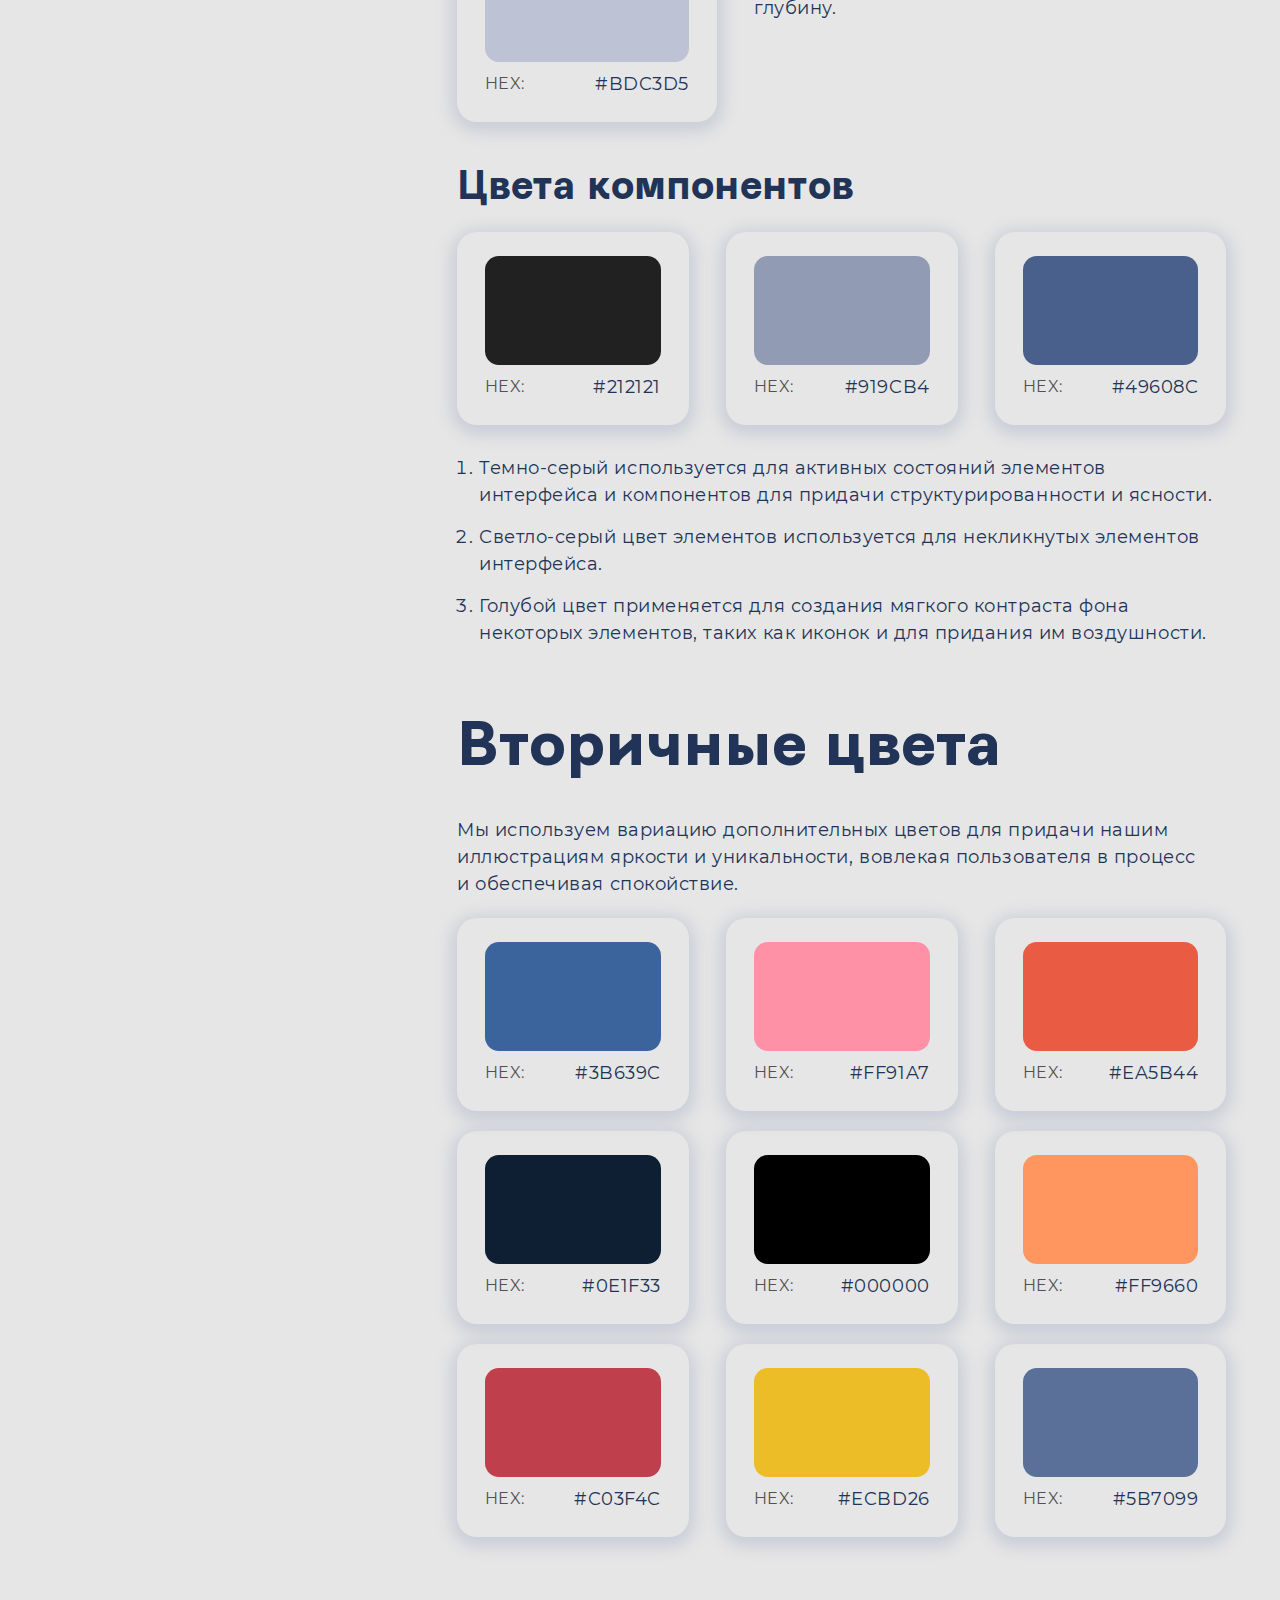
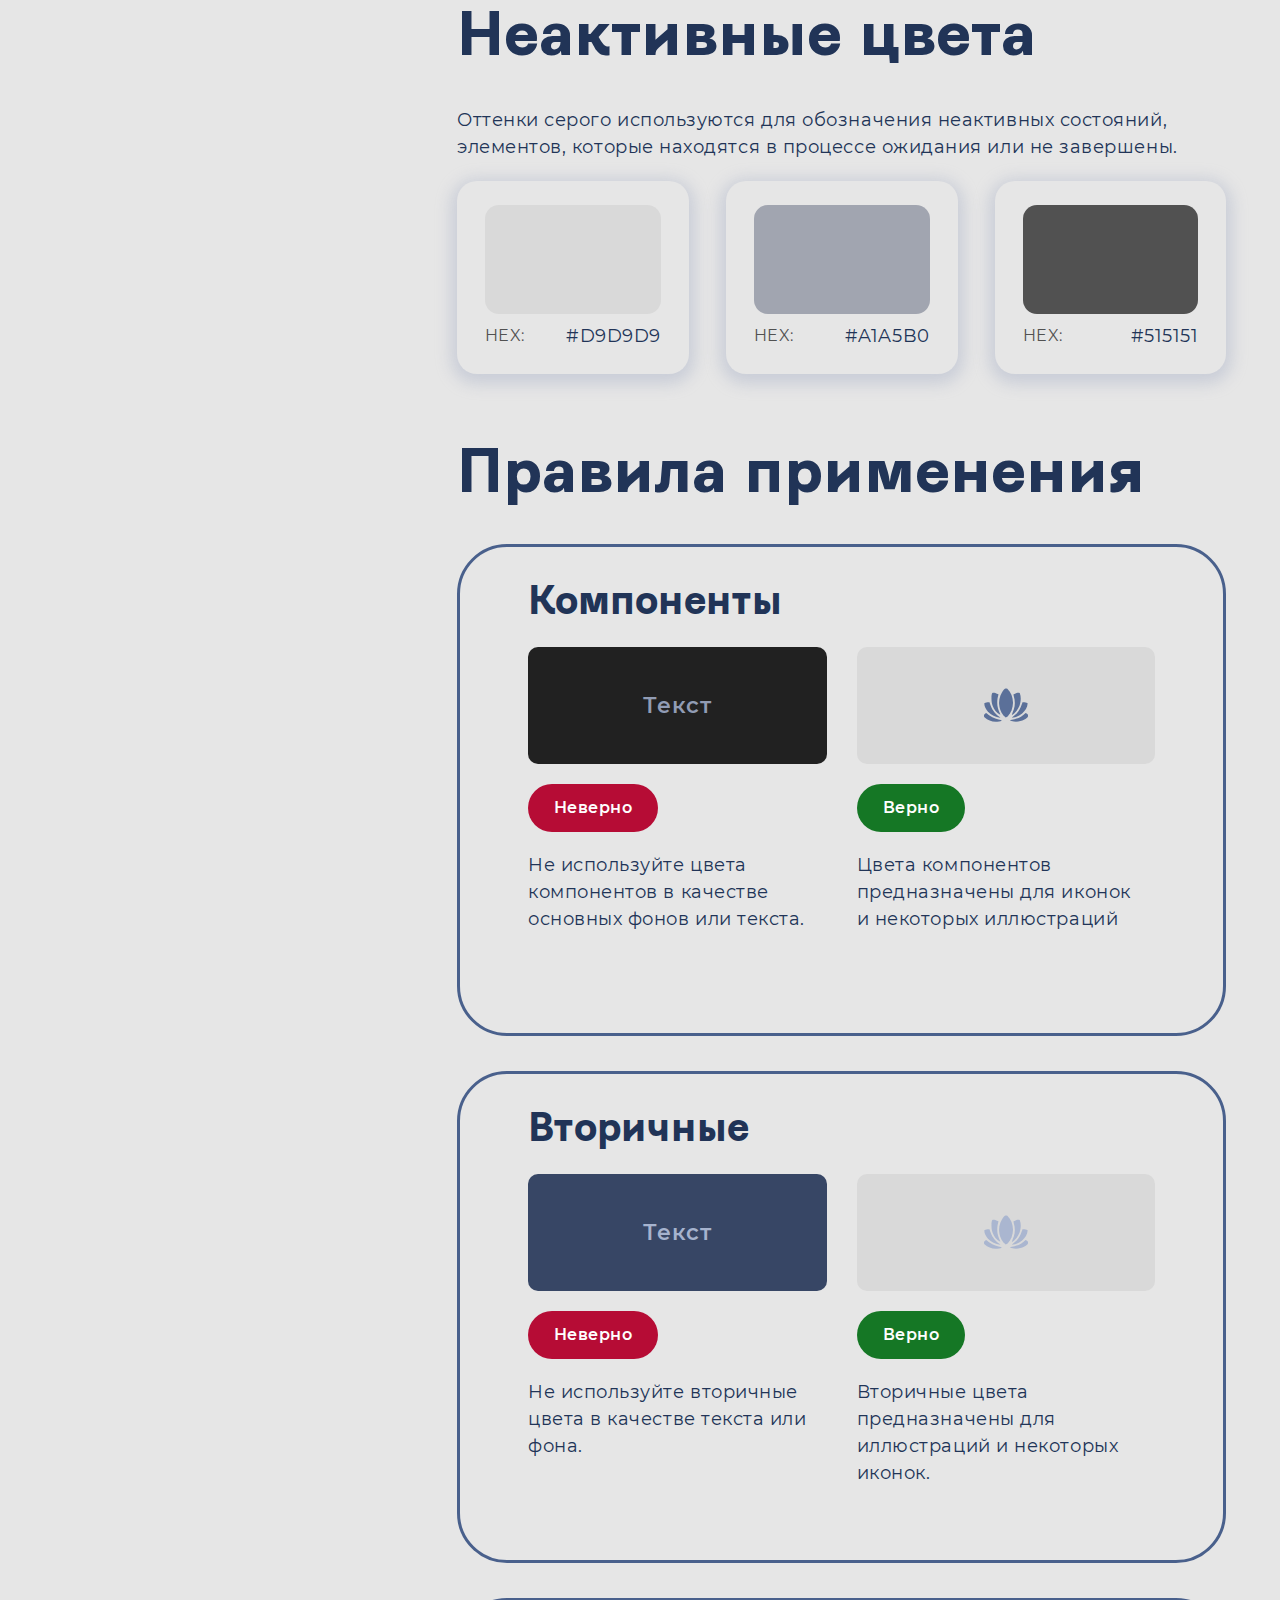
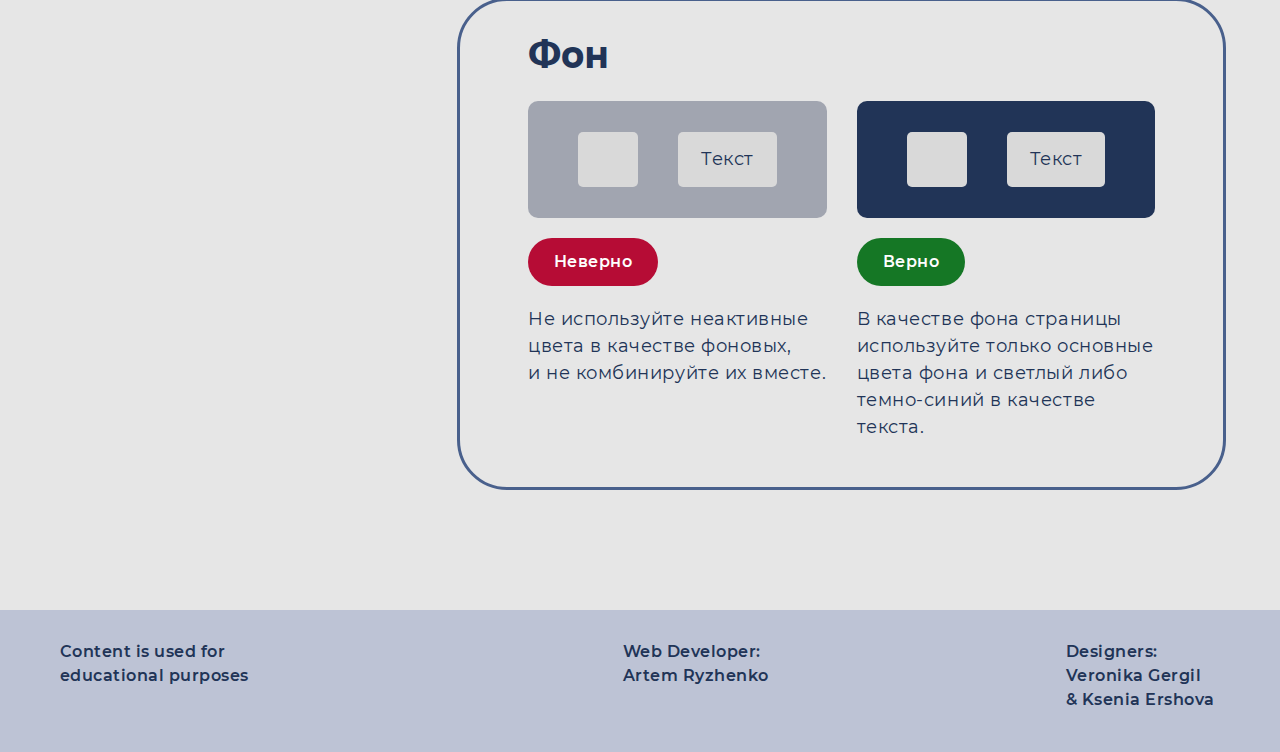
<file: palette.html>
<!DOCTYPE html><html class="page" lang="ru"><head><meta charset="UTF-8"><meta name="viewport" content="width=device-width,initial-scale=1"><meta name="description" content="Дизайн-система Healify"><meta name="keywords" content="дизайн-система, Healify, палитра, HTML, CSS, студенческий проект"><link rel="stylesheet" href="css/style.css"><link rel="icon" href="favicon.ico"><link rel="apple-touch-icon" sizes="180x180" href="img/favicons/apple-touch-icon.png"><link rel="icon" type="image/png" sizes="32x32" href="img/favicons/favicon-32x32.png"><link rel="icon" type="image/png" sizes="16x16" href="img/favicons/favicon-16x16.png"><link rel="manifest" href="manifest.webmanifest"><link rel="mask-icon" href="img/favicons/safari-pinned-tab.svg" color="#213457"><meta name="msapplication-TileColor" content="#bdc3d5"><meta name="theme-color" content="#c88585"><title>Дизайн-система Healify. Палитра</title></head><body class="page-body"><button class="theme-button" aria-label="Изменить цвет"><svg class="theme-button__icon theme-button__icon--light" width="40" height="40"><use xlink:href="./img/icons.svg#sun"></use></svg> <svg class="theme-button__icon theme-button__icon--dark" width="40" height="40"><use xlink:href="./img/icons.svg#moon"></use></svg></button><header class="header"><div class="container"><div class="header__top"><a href="index.html" class="header__logo-link" aria-label="Логотип Healify"><svg class="header__logo-icon" width="87" height="28"><use xlink:href="img/icons.svg#Healify"></use></svg></a><ul class="header__menu list-reset"><li class="header__menu-item"><a href="mission.html" class="header__menu-link header__menu-link--mission">Наша миссия</a></li><li class="header__menu-item"><a href="https://www.figma.com/file/nqF4zMatr6fsem6gwq9UN0/design-system?type=design&node-id=0%3A37&mode=design&t=n8y72E4xhctX0qqB-1" target="_blank" rel="noopener noreferrer" class="header__menu-link">Ресурсы</a></li></ul></div><section class="header__bottom"><div class="header__content"><h1 class="header__title title">Палитра</h1><p class="header__text">Мы&nbsp;разработали темную и&nbsp;светлую, сбалансированные палитры, создав атмосферу умиротворения и&nbsp;сфокусированности.</p></div><picture class="header__picture"><source type="image/webp" srcset="img/yoga.webp 1x,img/yoga@2x.webp 2x"><img class="header__image" src="img/yoga.png" srcset="img/yoga@2x.png 2x" alt="Девушка, занимающаяся йогой" width="412" height="364"></picture></section></div></header><main class="main-inner"><div class="container container--inner"><nav class="inner-navigation"><ul class="inner-navigation__list nav-list list-reset"><li class="nav-list__item"><button class="nav-list__button" data-code="palette">Цвета</button><div class="nav-list__accordion" data-active="palette"><ul class="inner-nav list-reset"><li class="inner-nav__item"><a href="palette.html#important" class="inner-nav__link" data-link="important">Важность цвета</a></li><li class="inner-nav__item"><a href="palette.html#principles" class="inner-nav__link" data-link="principles">Принципы</a></li><li class="inner-nav__item"><a href="palette.html#main-colors" class="inner-nav__link" data-link="main-colors">Основные цвета</a></li><li class="inner-nav__item"><a href="palette.html#secondary-colors" class="inner-nav__link" data-link="secondary-colors">Вторичные цвета</a></li><li class="inner-nav__item"><a href="palette.html#inactive-colors" class="inner-nav__link" data-link="inactive-colors">Неактивные цвета</a></li><li class="inner-nav__item"><a href="palette.html#rules" class="inner-nav__link" data-link="rules">Правила применения</a></li></ul></div></li><li class="nav-list__item"><button class="nav-list__button" data-code="fonts">Шрифты</button><div class="nav-list__accordion" data-active="fonts"><ul class="inner-nav list-reset"><li class="inner-nav__item"><a href="fonts.html#principles" class="inner-nav__link" data-link="principles">Принципы</a></li><li class="inner-nav__item"><a href="fonts.html#usage" class="inner-nav__link" data-link="usage">Применение</a></li><li class="inner-nav__item"><a href="fonts.html#main-font" class="inner-nav__link" data-link="main-font">Основной шрифт</a></li><li class="inner-nav__item"><a href="fonts.html#secondary-font" class="inner-nav__link" data-link="secondary-font">Наборный шрифт</a></li><li class="inner-nav__item"><a href="fonts.html#invalid" class="inner-nav__link" data-link="invalid">Как нельзя</a></li><li class="inner-nav__item"><a href="fonts.html#valid" class="inner-nav__link" data-link="valid">Как правильно</a></li></ul></div></li><li class="nav-list__item"><button class="nav-list__button" data-code="grid">Сетка</button><div class="nav-list__accordion" data-active="grid"><ul class="inner-nav list-reset"><li class="inner-nav__item"><a href="grid.html#concept" class="inner-nav__link" data-link="concept">Концепция сетки</a></li><li class="inner-nav__item"><a href="grid.html#column" class="inner-nav__link" data-link="column">Колонки</a></li><li class="inner-nav__item"><a href="grid.html#gap" class="inner-nav__link" data-link="gap">Гэпы</a></li><li class="inner-nav__item"><a href="grid.html#padding" class="inner-nav__link" data-link="padding">Паддинг</a></li><li class="inner-nav__item"><a href="grid.html#width" class="inner-nav__link" data-link="width">Размеры</a></li><li class="inner-nav__item"><a href="grid.html#menu" class="inner-nav__link" data-link="menu">Меню</a></li><li class="inner-nav__item"><a href="grid.html#content" class="inner-nav__link" data-link="content">Расположение контента</a></li><li class="inner-nav__item"><a href="grid.html#fixed" class="inner-nav__link" data-link="fixed">Фиксированный контент</a></li></ul></div></li><li class="nav-list__item"><button class="nav-list__button" data-code="illustrations">Иллюстрации</button><div class="nav-list__accordion" data-active="illustrations"><ul class="inner-nav list-reset"><li class="inner-nav__item"><a href="illustrations.html#characters" class="inner-nav__link" data-link="characters">Персонажи</a></li><li class="inner-nav__item"><a href="illustrations.html#achievement" class="inner-nav__link" data-link="achievement">Достижения</a></li><li class="inner-nav__item"><a href="illustrations.html#icons" class="inner-nav__link" data-link="icons">Иконки</a></li></ul></div></li><li class="nav-list__item"><button class="nav-list__button" data-code="borders">Бордеры</button><div class="nav-list__accordion" data-active="borders"><ul class="inner-nav list-reset"><li class="inner-nav__item"><a href="borders.html#radius-principle" class="inner-nav__link" data-link="radius-principle">Принципы радиуса</a></li><li class="inner-nav__item"><a href="borders.html#usage-radius" class="inner-nav__link" data-link="usage-radius">Примеры применения</a></li><li class="inner-nav__item"><a href="borders.html#border-principle" class="inner-nav__link" data-link="border-principle">Принципы бордера</a></li><li class="inner-nav__item"><a href="borders.html#usage-border" class="inner-nav__link" data-link="usage-border">Примеры применения</a></li></ul></div></li><li class="nav-list__item"><button class="nav-list__button" data-code="logo">Логотип</button><div class="nav-list__accordion" data-active="logo"><ul class="inner-nav list-reset"><li class="inner-nav__item"><a href="logo.html#logo-variation" class="inner-nav__link" data-link="logo-variation">Варианты логотипа</a></li><li class="inner-nav__item"><a href="logo.html#logo" class="inner-nav__link" data-link="logo">Логотип</a></li><li class="inner-nav__item"><a href="logo.html#guard" class="inner-nav__link" data-link="guard">Охранное поле логотипа</a></li><li class="inner-nav__item"><a href="logo.html#proportion" class="inner-nav__link" data-link="proportion">Пропорции логотипа</a></li><li class="inner-nav__item"><a href="logo.html#icon" class="inner-nav__link" data-link="icon">Иконка</a></li><li class="inner-nav__item"><a href="logo.html#guard-icon" class="inner-nav__link" data-link="guard-icon">Охранное поле иконки</a></li><li class="inner-nav__item"><a href="logo.html#icon-proportion" class="inner-nav__link" data-link="icon-proportion">Пропорции иконки</a></li><li class="inner-nav__item"><a href="logo.html#invalid-icons" class="inner-nav__link" data-link="invalid-icons">Как нельзя</a></li></ul></div></li><li class="nav-list__item"><button class="nav-list__button" data-code="progress">Прогресс бар</button><div class="nav-list__accordion" data-active="progress"><ul class="inner-nav list-reset"><li class="inner-nav__item"><a href="progress.html#progress-principle" class="inner-nav__link" data-link="progress-principle">Принцип работы</a></li><li class="inner-nav__item"><a href="progress.html#progress-label" class="inner-nav__link" data-link="progress-label">Подпись</a></li></ul></div></li><li class="nav-list__item"><button class="nav-list__button" data-code="score">Система баллов</button><div class="nav-list__accordion" data-active="score"><ul class="inner-nav list-reset"><li class="inner-nav__item"><a href="score.html#meditation" class="inner-nav__link" data-link="meditation">Медитативные сессии</a></li><li class="inner-nav__item"><a href="score.html#diary" class="inner-nav__link" data-link="diary">Дневник ощущений</a></li><li class="inner-nav__item"><a href="score.html#regulary" class="inner-nav__link" data-link="regulary">Регулярность использования</a></li><li class="inner-nav__item"><a href="score.html#special" class="inner-nav__link" data-link="special">Специальные события и&nbsp;вызовы</a></li><li class="inner-nav__item"><a href="score.html#total" class="inner-nav__link" data-link="total">Общее время</a></li><li class="inner-nav__item"><a href="score.html#other" class="inner-nav__link" data-link="other">Другие достижения</a></li></ul></div></li><li class="nav-list__item"><button class="nav-list__button" data-code="fields">Текстовые поля</button><div class="nav-list__accordion" data-active="fields"><ul class="inner-nav list-reset"><li class="inner-nav__item"><a href="fields.html#term" class="inner-nav__link" data-link="term">Назначение</a></li><li class="inner-nav__item"><a href="fields.html#structure" class="inner-nav__link" data-link="structure">Строение компонента</a></li></ul></div></li></ul></nav><div class="inner-content"><section class="important-color main-inner__section observed-section" id="important"><h2 class="main-inner__title title title--middle">Важность цвета</h2><h3 class="main-inner__subtitle title title--small">Цвет и&nbsp;эмоции</h3><p class="main-inner__text main-inner__text--first">Цвет в&nbsp;нашей дизайн системе играет ключевую роль в&nbsp;создании атмосферы умиротворения и&nbsp;спокойствия. Цвета были тщательно подобраны для поддержки психологического благополучия и&nbsp;борьбы с&nbsp;выгоранием.</p><p class="main-inner__title">Цвет в&nbsp;дизайне интерфейса не&nbsp;просто эстетический выбор, он&nbsp;оказывает глубокое влияние на&nbsp;эмоциональное состояние пользователя. В&nbsp;нашем случае, цвета были выбраны с&nbsp;учетом их&nbsp;воздействия на&nbsp;эмоции и&nbsp;направлены на&nbsp;создание поддерживающей среды. Глубокий темно-синий и&nbsp;светло-сиреневый создают ощущение сосредоточенности и&nbsp;спокойствия.</p><h3 class="main-inner__subtitle title title--small">Цель цвета</h3><div class="important-color__purpose main-inner__title"><div class="important-color__purpose-text"><p class="main-inner__text main-inner__text--first">Цель использования цвета должна быть ясна, используйте цвет для поддержки различных состояний. Цвет должен поддерживать сообщение, которое должны быть понятным.</p><p class="main-inner__text">Например, красный цвет обозначает ошибки, а&nbsp;зеленый сообщает об&nbsp;успешно выполненном задании.</p></div><div class="important-color__example"><span class="main-inner__element main-inner__element--invalid main-inner__element--big">Неверно</span> <span class="main-inner__element main-inner__element--valid main-inner__element--big">Верно</span></div></div><h3 class="main-inner__subtitle title title--small">Влияние цвета</h3><p class="main-inner__text">Дизайн всего интерфейса в&nbsp;черно-белых или монохромных тонах позволяет привлекать внимание отдельным важным элементам. Цвет позволяет сосредоточить внимание на&nbsp;важной информации, действиях и&nbsp;визуальных подсказках.</p></section><section class="principles main-inner__section observed-section" id="principles"><h2 class="main-inner__title title title--middle">Принципы</h2><h3 class="main-inner__subtitle title title--small">Контрастность</h3><p class="principles__text main-inner__subtitle">Контраст между светлым текстом и&nbsp;темным фоном, как и&nbsp;наоборот, обеспечивает высокую читаемость, делая контент легким для восприятия.</p><div class="principles__example main-inner__title"><div class="principles__example-block"><span class="main-inner__element main-inner__element--invalid">Неверно</span><div class="principles__example-block-element flex flex--center"><span class="principles__example-text principles__example-text--invalid">Текст</span></div></div><div class="principles__example-block"><span class="main-inner__element main-inner__element--valid">Верно</span><div class="principles__example-block-element flex flex--center"><span class="principles__example-text">Текст</span></div></div></div><h3 class="main-inner__subtitle title title--small">Доступность</h3><p class="principles__text">Цветовая палитра разработана с&nbsp;учетом доступности. Светлый цвет текста обеспечивает хороший контраст, что особенно важно для пользователей с&nbsp;ограниченными зрительными возможностями.</p></section><section class="main-colors main-inner__section observed-section" id="main-colors"><h2 class="main-inner__title title title--middle">Основные цвета</h2><h3 class="main-inner__subtitle title title--small">Цвета текста</h3><div class="colors-example colors-example--background main-inner__title"><div class="color color--big color--border-light" style="--block-color: #e6e6e6;"><p class="color__text">HEX: <span class="color__code">#E6E6E6</span></p></div><p class="main-inner__text">Светлый цвет текста в темной версии обеспечивает контраст и читаемость на темном фоне, придавая интерфейсу легкость и содействуя общей гармонии.</p></div><h3 class="main-inner__subtitle title title--small">Цвета фона</h3><div class="colors-example colors-example--background main-inner__subtitle"><div class="color color--big" style="--block-color: #213457;"><p class="color__text">HEX: <span class="color__code">#213457</span></p></div><p class="main-inner__text">Глубокий темно-синий фон в&nbsp;темной версии создает сильный контраст, атмосферу спокойствия и&nbsp;обеспечивает легкость восприятия информации, поддерживая общую эстетику.</p></div><div class="colors-example colors-example--background main-inner__title"><div class="color color--big color--border-dark" style="--block-color: #BDC3D5;"><p class="color__text">HEX: <span class="color__code">#BDC3D5</span></p></div><p class="main-inner__text">Светло-сиреневый цвет фона применяется для создания разделения блоков информации, придавая интерфейсу дополнительную глубину.</p></div><h3 class="main-inner__subtitle title title--small">Цвета компонентов</h3><div class="colors-example"><div class="color" style="--block-color: #212121;"><p class="color__text">HEX: <span class="color__code">#212121</span></p></div><div class="color" style="--block-color: #919CB4;"><p class="color__text">HEX: <span class="color__code">#919CB4</span></p></div><div class="color" style="--block-color: #49608C;"><p class="color__text">HEX: <span class="color__code">#49608C</span></p></div></div><ol class="main-colors__list"><li class="main-colors__list-item">Темно-серый используется для активных состояний элементов интерфейса и&nbsp;компонентов для придачи структурированности и&nbsp;ясности.</li><li class="main-colors__list-item">Светло-серый цвет элементов используется для некликнутых элементов интерфейса.</li><li class="main-colors__list-item">Голубой цвет применяется для создания мягкого контраста фона некоторых элементов, таких как иконок и&nbsp;для придания им&nbsp;воздушности.</li></ol></section><section class="main-inner__section secondary-colors observed-section" id="secondary-colors"><h2 class="main-inner__title title title--middle">Вторичные цвета</h2><p class="secondary-colors__text main-inner__subtitle">Мы&nbsp;используем вариацию дополнительных цветов для придачи нашим иллюстрациям яркости и&nbsp;уникальности, вовлекая пользователя в&nbsp;процесс и&nbsp;обеспечивая спокойствие.</p><div class="colors-example"><div class="color" style="--block-color: #3B639C;"><p class="color__text">HEX: <span class="color__code">#3B639C</span></p></div><div class="color" style="--block-color: #FF91A7;"><p class="color__text">HEX: <span class="color__code">#FF91A7</span></p></div><div class="color" style="--block-color: #EA5B44;"><p class="color__text">HEX: <span class="color__code">#EA5B44</span></p></div><div class="color" style="--block-color: #0E1F33;"><p class="color__text">HEX: <span class="color__code">#0E1F33</span></p></div><div class="color" style="--block-color: #000000;"><p class="color__text">HEX: <span class="color__code">#000000</span></p></div><div class="color" style="--block-color: #FF9660;"><p class="color__text">HEX: <span class="color__code">#FF9660</span></p></div><div class="color" style="--block-color: #C03F4C;"><p class="color__text">HEX: <span class="color__code">#C03F4C</span></p></div><div class="color" style="--block-color: #ECBD26;"><p class="color__text">HEX: <span class="color__code">#ECBD26</span></p></div><div class="color" style="--block-color: #5B7099;"><p class="color__text">HEX: <span class="color__code">#5B7099</span></p></div></div></section><section class="inactive-colors main-inner__section observed-section" id="inactive-colors"><h2 class="main-inner__title title title--middle">Неактивные цвета</h2><p class="inactive-colors__text main-inner__subtitle">Оттенки серого используются для обозначения неактивных состояний, элементов, которые находятся в&nbsp;процессе ожидания или не&nbsp;завершены.</p><div class="colors-example"><div class="color" style="--block-color: #D9D9D9;"><p class="color__text">HEX: <span class="color__code">#D9D9D9</span></p></div><div class="color" style="--block-color: #A1A5B0;"><p class="color__text">HEX: <span class="color__code">#A1A5B0</span></p></div><div class="color" style="--block-color:#515151;"><p class="color__text">HEX: <span class="color__code">#515151</span></p></div></div></section><section class="colors-rules main-inner__section observed-section" id="rules"><h2 class="main-inner__title title title--middle">Правила применения</h2><div class="colors-rules__wrapper"><article class="colors-rules__article colors-article"><h3 class="title title--small">Компоненты</h3><div class="colors-article__example"><div class="colors-article__example-block" style="--block-color: #212121"><span class="colors-article__example-block-text" style="--text-color: #919CB4">Текст</span></div><span class="main-inner__element main-inner__element--invalid">Неверно</span><p class="colors-article__example-text main-inner__text">Не&nbsp;используйте цвета компонентов в&nbsp;качестве основных фонов или текста.</p></div><div class="colors-article__example"><div class="colors-article__example-block" style="--block-color: #D9D9D9;"><span class="colors-article__example-block-icon-wrapper" aria-label="Иконка лотоса" style="--text-color: #5B7099;"><svg class="colors-article__example-block-icon" width="44" height="44"><use xlink:href="img/icons.svg#lotus"></use></svg></span></div><span class="main-inner__element main-inner__element--valid">Верно</span><p class="colors-article__example-text main-inner__text">Цвета компонентов предназначены для иконок и&nbsp;некоторых иллюстраций</p></div></article><article class="colors-rules__article colors-article"><h3 class="title title--small">Вторичные</h3><div class="colors-article__example"><div class="colors-article__example-block" style="--block-color: #374665;"><span class="colors-article__example-block-text" style="--text-color: #A6B3CE;">Текст</span></div><span class="main-inner__element main-inner__element--invalid">Неверно</span><p class="colors-article__example-text main-inner__text">Не&nbsp;используйте вторичные цвета в&nbsp;качестве текста или фона.</p></div><div class="colors-article__example"><div class="colors-article__example-block" style="--block-color: #D9D9D9;"><span class="colors-article__example-block-icon-wrapper" aria-label="Иконка лотоса" style="--text-color: #AAB6D0;"><svg class="colors-article__example-block-icon" width="44" height="44"><use xlink:href="img/icons.svg#lotus"></use></svg></span></div><span class="main-inner__element main-inner__element--valid">Верно</span><p class="colors-article__example-text main-inner__text">Вторичные цвета предназначены для иллюстраций и&nbsp;некоторых иконок.</p></div></article><article class="colors-rules__article colors-article"><h3 class="title title--small">Фон</h3><div class="colors-article__example"><div class="colors-article__example-block colors-article__example-block--two-elements" style="--block-color: #A1A5B0;"><span class="colors-article__example-block-text colors-article__example-block-text--two-elements" style="--text-color: #213457">Текст</span></div><span class="main-inner__element main-inner__element--invalid">Неверно</span><p class="colors-article__example-text main-inner__text">Не&nbsp;используйте неактивные цвета в&nbsp;качестве фоновых, и&nbsp;не&nbsp;комбинируйте их&nbsp;вместе.</p></div><div class="colors-article__example"><div class="colors-article__example-block colors-article__example-block--two-elements" style="--block-color: #213457;"><span class="colors-article__example-block-text colors-article__example-block-text--two-elements" style="--text-color: #213457">Текст</span></div><span class="main-inner__element main-inner__element--valid">Верно</span><p class="colors-article__example-text main-inner__text">В&nbsp;качестве фона страницы используйте только основные цвета фона и&nbsp;светлый либо темно-синий в&nbsp;качестве текста.</p></div></article></div></section></div></div></main><footer class="footer"><div class="container"><ul class="footer__social-list social-list footer__social-list--active list-reset"><li class="social-list__item"><a href="https://spb.hh.ru/resume/6875b0ffff0c10617c0039ed1f346572484975" target="_blank" rel="noopener noreferrer" class="social-list__link" aria-label="HeadHunter Ершовой Ксении" title="Ершова Ксения"><svg class="social-list__icon social-list__icon--hh" width="80" height="80"><use xlink:href="img/icons.svg#headhunter"></use></svg></a></li><li class="social-list__item"><a href="https://github.com/Gyallarhorn" target="_blank" rel="noopener noreferrer" class="social-list__link" aria-label="GitHub Рыженко Артема" title="Рыженко Артем"><svg class="social-list__icon social-list__icon--github" width="80" height="80"><use xlink:href="img/icons.svg#github"></use></svg></a></li><li class="social-list__item"><a href="https://t.me/betaquarius" target="_blank" rel="noopener noreferrer" class="social-list__link" aria-label="Telegram Гергиль Вероники" title="Гергиль Вероника"><svg class="social-list__icon social-list__icon--telegram" width="80" height="80"><use xlink:href="img/icons.svg#telegram"></use></svg></a></li></ul><div class="footer__info"><p class="footer__info-item footer__info-item--purpose">Content is&nbsp;used for educational purposes</p><p class="footer__info-item footer__info-item--developer">Web Developer: Artem Ryzhenko</p><p class="footer__info-item footer__info-item--design">Designers: Veronika Gergil &amp;&nbsp;Ksenia Ershova</p></div></div></footer><script src="./js/bundle.js"></script></body></html>
</file>
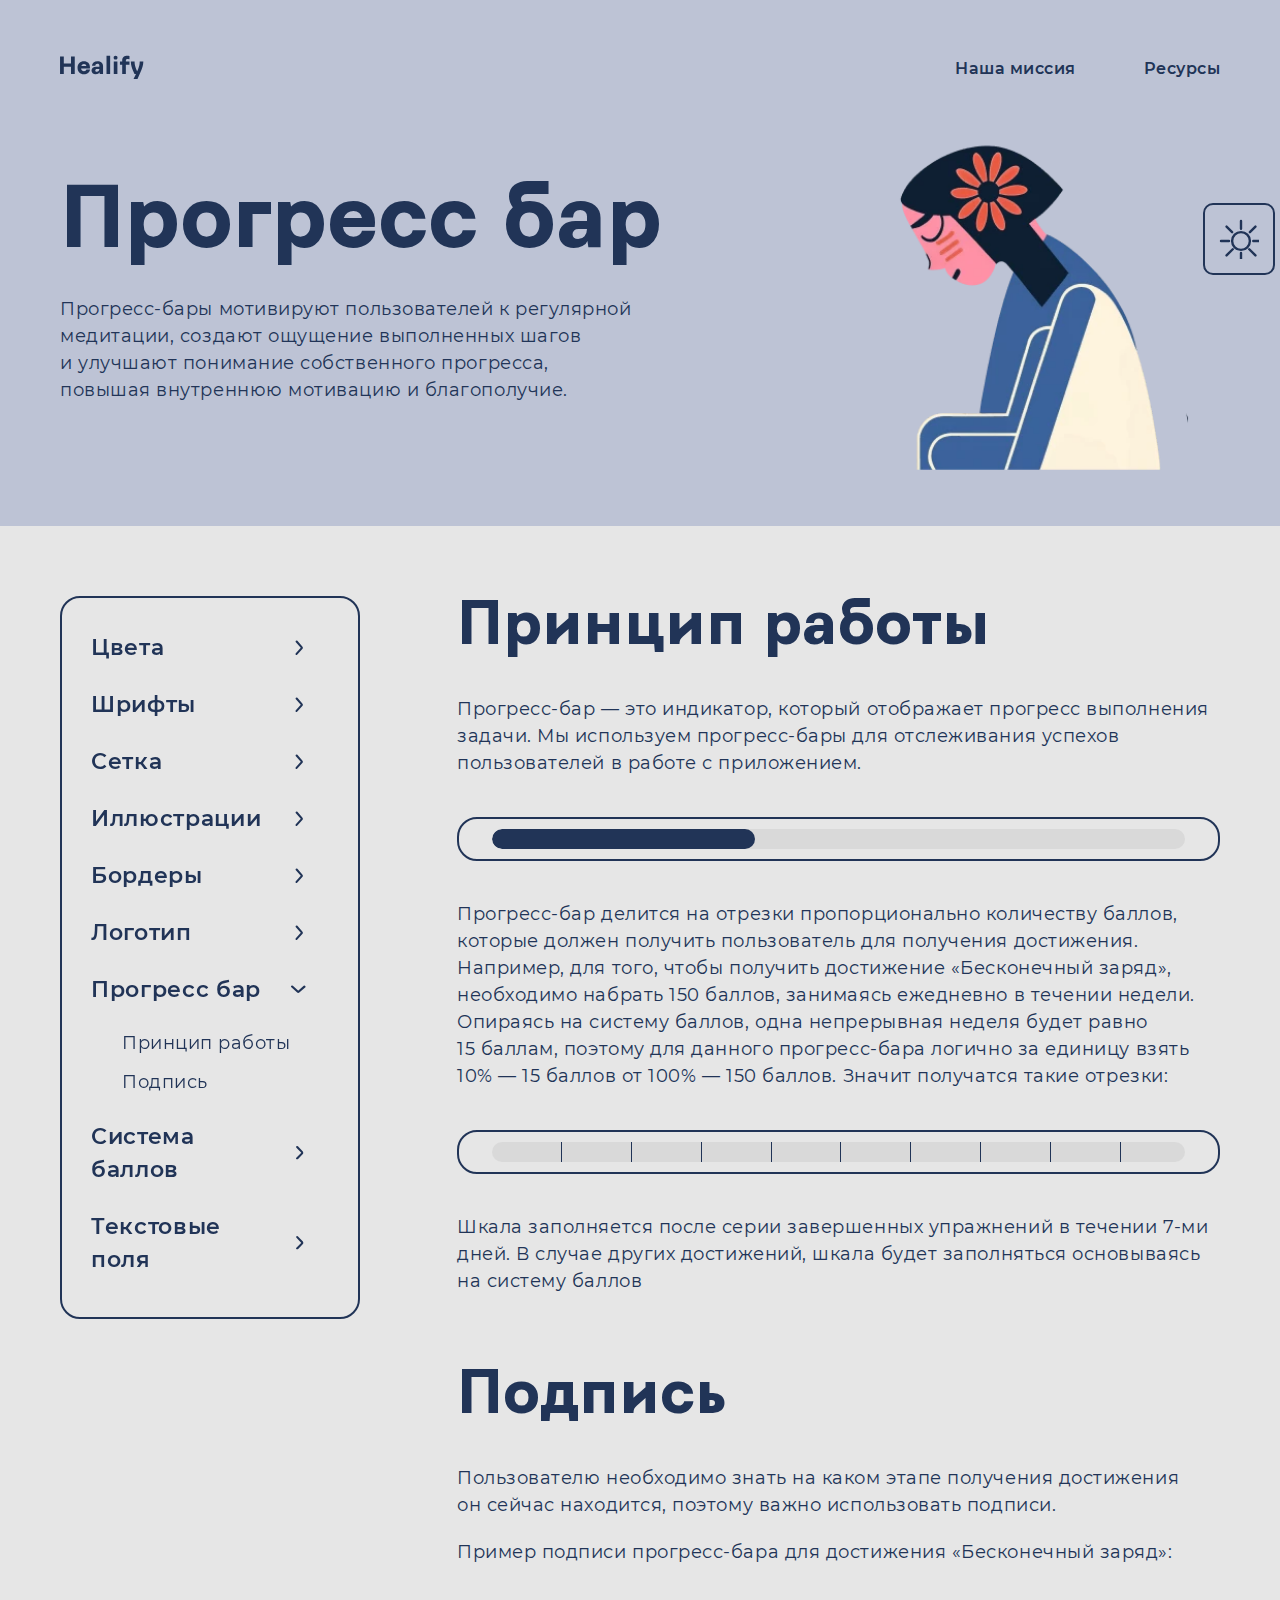
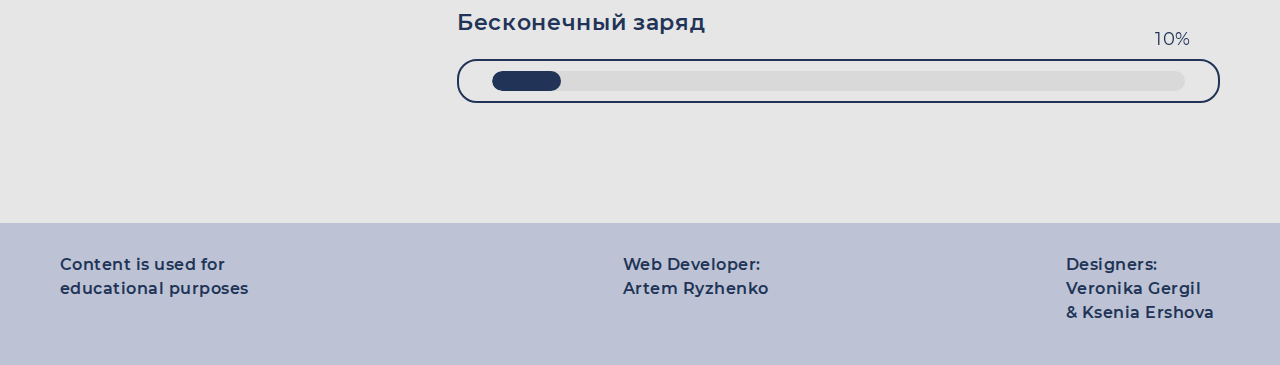
<file: progress.html>
<!DOCTYPE html><html class="page" lang="ru"><head><meta charset="UTF-8"><meta name="viewport" content="width=device-width,initial-scale=1"><meta name="description" content="Дизайн-система Healify"><meta name="keywords" content="дизайн-система, Healify, прогресс-бар, HTML, CSS, студенческий проект"><link rel="stylesheet" href="css/style.css"><link rel="icon" href="favicon.ico"><link rel="apple-touch-icon" sizes="180x180" href="img/favicons/apple-touch-icon.png"><link rel="icon" type="image/png" sizes="32x32" href="img/favicons/favicon-32x32.png"><link rel="icon" type="image/png" sizes="16x16" href="img/favicons/favicon-16x16.png"><link rel="manifest" href="manifest.webmanifest"><link rel="mask-icon" href="img/favicons/safari-pinned-tab.svg" color="#213457"><meta name="msapplication-TileColor" content="#bdc3d5"><meta name="theme-color" content="#c88585"><title>Дизайн-система Healify. Прогресс бар</title></head><body class="page-body"><button class="theme-button" aria-label="Изменить цвет"><svg class="theme-button__icon theme-button__icon--light" width="40" height="40"><use xlink:href="./img/icons.svg#sun"></use></svg> <svg class="theme-button__icon theme-button__icon--dark" width="40" height="40"><use xlink:href="./img/icons.svg#moon"></use></svg></button><header class="header"><div class="container"><div class="header__top"><a href="index.html" class="header__logo-link" aria-label="Логотип Healify"><svg class="header__logo-icon" width="87" height="28"><use xlink:href="img/icons.svg#Healify"></use></svg></a><ul class="header__menu list-reset"><li class="header__menu-item"><a href="mission.html" class="header__menu-link header__menu-link--mission">Наша миссия</a></li><li class="header__menu-item"><a href="https://www.figma.com/file/nqF4zMatr6fsem6gwq9UN0/design-system?type=design&node-id=0%3A37&mode=design&t=n8y72E4xhctX0qqB-1" target="_blank" rel="noopener noreferrer" class="header__menu-link">Ресурсы</a></li></ul></div><section class="header__bottom header__bottom--micro-grid"><div class="header__content"><h1 class="header__title title">Прогресс бар</h1><p class="header__text header__text--score">Прогресс-бары мотивируют пользователей к&nbsp;регулярной медитации, создают ощущение выполненных шагов и&nbsp;улучшают понимание собственного прогресса, повышая внутреннюю мотивацию и&nbsp;благополучие.</p></div><picture class="header__picture"><source type="image/webp" srcset="img/sitting-girl.webp 1x,img/sitting-girl@2x.webp 2x"><img class="header__image" src="img/sitting-girl.png" srcset="img/sitting-girl@2x.png 2x" alt="Темноволосая девушка с цветком в волосах размышляет" width="412" height="364"></picture></section></div></header><main class="main-inner"><div class="container container--inner"><nav class="inner-navigation"><ul class="inner-navigation__list nav-list list-reset"><li class="nav-list__item"><button class="nav-list__button" data-code="palette">Цвета</button><div class="nav-list__accordion" data-active="palette"><ul class="inner-nav list-reset"><li class="inner-nav__item"><a href="palette.html#important" class="inner-nav__link" data-link="important">Важность цвета</a></li><li class="inner-nav__item"><a href="palette.html#principles" class="inner-nav__link" data-link="principles">Принципы</a></li><li class="inner-nav__item"><a href="palette.html#main-colors" class="inner-nav__link" data-link="main-colors">Основные цвета</a></li><li class="inner-nav__item"><a href="palette.html#secondary-colors" class="inner-nav__link" data-link="secondary-colors">Вторичные цвета</a></li><li class="inner-nav__item"><a href="palette.html#inactive-colors" class="inner-nav__link" data-link="inactive-colors">Неактивные цвета</a></li><li class="inner-nav__item"><a href="palette.html#rules" class="inner-nav__link" data-link="rules">Правила применения</a></li></ul></div></li><li class="nav-list__item"><button class="nav-list__button" data-code="fonts">Шрифты</button><div class="nav-list__accordion" data-active="fonts"><ul class="inner-nav list-reset"><li class="inner-nav__item"><a href="fonts.html#principles" class="inner-nav__link" data-link="principles">Принципы</a></li><li class="inner-nav__item"><a href="fonts.html#usage" class="inner-nav__link" data-link="usage">Применение</a></li><li class="inner-nav__item"><a href="fonts.html#main-font" class="inner-nav__link" data-link="main-font">Основной шрифт</a></li><li class="inner-nav__item"><a href="fonts.html#secondary-font" class="inner-nav__link" data-link="secondary-font">Наборный шрифт</a></li><li class="inner-nav__item"><a href="fonts.html#invalid" class="inner-nav__link" data-link="invalid">Как нельзя</a></li><li class="inner-nav__item"><a href="fonts.html#valid" class="inner-nav__link" data-link="valid">Как правильно</a></li></ul></div></li><li class="nav-list__item"><button class="nav-list__button" data-code="grid">Сетка</button><div class="nav-list__accordion" data-active="grid"><ul class="inner-nav list-reset"><li class="inner-nav__item"><a href="grid.html#concept" class="inner-nav__link" data-link="concept">Концепция сетки</a></li><li class="inner-nav__item"><a href="grid.html#column" class="inner-nav__link" data-link="column">Колонки</a></li><li class="inner-nav__item"><a href="grid.html#gap" class="inner-nav__link" data-link="gap">Гэпы</a></li><li class="inner-nav__item"><a href="grid.html#padding" class="inner-nav__link" data-link="padding">Паддинг</a></li><li class="inner-nav__item"><a href="grid.html#width" class="inner-nav__link" data-link="width">Размеры</a></li><li class="inner-nav__item"><a href="grid.html#menu" class="inner-nav__link" data-link="menu">Меню</a></li><li class="inner-nav__item"><a href="grid.html#content" class="inner-nav__link" data-link="content">Расположение контента</a></li><li class="inner-nav__item"><a href="grid.html#fixed" class="inner-nav__link" data-link="fixed">Фиксированный контент</a></li></ul></div></li><li class="nav-list__item"><button class="nav-list__button" data-code="illustrations">Иллюстрации</button><div class="nav-list__accordion" data-active="illustrations"><ul class="inner-nav list-reset"><li class="inner-nav__item"><a href="illustrations.html#characters" class="inner-nav__link" data-link="characters">Персонажи</a></li><li class="inner-nav__item"><a href="illustrations.html#achievement" class="inner-nav__link" data-link="achievement">Достижения</a></li><li class="inner-nav__item"><a href="illustrations.html#icons" class="inner-nav__link" data-link="icons">Иконки</a></li></ul></div></li><li class="nav-list__item"><button class="nav-list__button" data-code="borders">Бордеры</button><div class="nav-list__accordion" data-active="borders"><ul class="inner-nav list-reset"><li class="inner-nav__item"><a href="borders.html#radius-principle" class="inner-nav__link" data-link="radius-principle">Принципы радиуса</a></li><li class="inner-nav__item"><a href="borders.html#usage-radius" class="inner-nav__link" data-link="usage-radius">Примеры применения</a></li><li class="inner-nav__item"><a href="borders.html#border-principle" class="inner-nav__link" data-link="border-principle">Принципы бордера</a></li><li class="inner-nav__item"><a href="borders.html#usage-border" class="inner-nav__link" data-link="usage-border">Примеры применения</a></li></ul></div></li><li class="nav-list__item"><button class="nav-list__button" data-code="logo">Логотип</button><div class="nav-list__accordion" data-active="logo"><ul class="inner-nav list-reset"><li class="inner-nav__item"><a href="logo.html#logo-variation" class="inner-nav__link" data-link="logo-variation">Варианты логотипа</a></li><li class="inner-nav__item"><a href="logo.html#logo" class="inner-nav__link" data-link="logo">Логотип</a></li><li class="inner-nav__item"><a href="logo.html#guard" class="inner-nav__link" data-link="guard">Охранное поле логотипа</a></li><li class="inner-nav__item"><a href="logo.html#proportion" class="inner-nav__link" data-link="proportion">Пропорции логотипа</a></li><li class="inner-nav__item"><a href="logo.html#icon" class="inner-nav__link" data-link="icon">Иконка</a></li><li class="inner-nav__item"><a href="logo.html#guard-icon" class="inner-nav__link" data-link="guard-icon">Охранное поле иконки</a></li><li class="inner-nav__item"><a href="logo.html#icon-proportion" class="inner-nav__link" data-link="icon-proportion">Пропорции иконки</a></li><li class="inner-nav__item"><a href="logo.html#invalid-icons" class="inner-nav__link" data-link="invalid-icons">Как нельзя</a></li></ul></div></li><li class="nav-list__item"><button class="nav-list__button" data-code="progress">Прогресс бар</button><div class="nav-list__accordion" data-active="progress"><ul class="inner-nav list-reset"><li class="inner-nav__item"><a href="progress.html#progress-principle" class="inner-nav__link" data-link="progress-principle">Принцип работы</a></li><li class="inner-nav__item"><a href="progress.html#progress-label" class="inner-nav__link" data-link="progress-label">Подпись</a></li></ul></div></li><li class="nav-list__item"><button class="nav-list__button" data-code="score">Система баллов</button><div class="nav-list__accordion" data-active="score"><ul class="inner-nav list-reset"><li class="inner-nav__item"><a href="score.html#meditation" class="inner-nav__link" data-link="meditation">Медитативные сессии</a></li><li class="inner-nav__item"><a href="score.html#diary" class="inner-nav__link" data-link="diary">Дневник ощущений</a></li><li class="inner-nav__item"><a href="score.html#regulary" class="inner-nav__link" data-link="regulary">Регулярность использования</a></li><li class="inner-nav__item"><a href="score.html#special" class="inner-nav__link" data-link="special">Специальные события и&nbsp;вызовы</a></li><li class="inner-nav__item"><a href="score.html#total" class="inner-nav__link" data-link="total">Общее время</a></li><li class="inner-nav__item"><a href="score.html#other" class="inner-nav__link" data-link="other">Другие достижения</a></li></ul></div></li><li class="nav-list__item"><button class="nav-list__button" data-code="fields">Текстовые поля</button><div class="nav-list__accordion" data-active="fields"><ul class="inner-nav list-reset"><li class="inner-nav__item"><a href="fields.html#term" class="inner-nav__link" data-link="term">Назначение</a></li><li class="inner-nav__item"><a href="fields.html#structure" class="inner-nav__link" data-link="structure">Строение компонента</a></li></ul></div></li></ul></nav><div class="inner-content"><section class="progress-principle main-inner__section observed-section" id="progress-principle"><h2 class="main-inner__title title title--middle">Принцип работы</h2><p class="main-inner__title">Прогресс-бар&nbsp;&mdash; это индикатор, который отображает прогресс выполнения задачи. Мы&nbsp;используем прогресс-бары для отслеживания успехов пользователей в&nbsp;работе с&nbsp;приложением.</p><div class="progress-wrapper main-inner__title"><div class="progress" aria-label="Прогресс бар"><div class="progress__meter progress__meter--first" aria-label="Ползунок"></div></div></div><p class="main-inner__title">Прогресс-бар делится на&nbsp;отрезки пропорционально количеству баллов, которые должен получить пользователь для получения достижения. Например, для того, чтобы получить достижение &laquo;Бесконечный заряд&raquo;, необходимо набрать 150&nbsp;баллов, занимаясь ежедневно в&nbsp;течении недели. Опираясь на&nbsp;систему баллов, одна непрерывная неделя будет равно 15&nbsp;баллам, поэтому для данного прогресс-бара логично за&nbsp;единицу взять 10%&nbsp;&mdash; 15&nbsp;баллов от&nbsp;100%&nbsp;&mdash; 150&nbsp;баллов. Значит получатся такие отрезки:</p><div class="progress-wrapper main-inner__title"><div class="progress progress--gradient" aria-label="Прогресс бар"><div class="progress__meter" aria-label="Ползунок"></div></div></div><p class="main-inner__text">Шкала заполняется после серии завершенных упражнений в&nbsp;течении 7-ми дней. В&nbsp;случае других достижений, шкала будет заполняться основываясь на&nbsp;систему баллов</p></section><section class="progress-label main-inner__section observed-section" id="progress-label"><h2 class="main-inner__title title title--middle">Подпись</h2><p class="main-inner__subtitle">Пользователю необходимо знать на&nbsp;каком этапе получения достижения он&nbsp;сейчас находится, поэтому важно использовать подписи.</p><p class="main-inner__title">Пример подписи прогресс-бара для достижения &laquo;Бесконечный заряд&raquo;:</p><span class="progress-label__title">Бесконечный заряд</span><div class="progress-wrapper main-inner__title"><span class="progress-label__label" aria-label="Значение прогресс бара"></span><div class="progress progress--active" aria-label="Прогресс бар"><div class="progress__meter progress__meter--active" aria-label="Ползунок"></div></div></div></section></div></div></main><footer class="footer"><div class="container"><ul class="footer__social-list social-list footer__social-list--active list-reset"><li class="social-list__item"><a href="https://spb.hh.ru/resume/6875b0ffff0c10617c0039ed1f346572484975" target="_blank" rel="noopener noreferrer" class="social-list__link" aria-label="HeadHunter Ершовой Ксении" title="Ершова Ксения"><svg class="social-list__icon social-list__icon--hh" width="80" height="80"><use xlink:href="img/icons.svg#headhunter"></use></svg></a></li><li class="social-list__item"><a href="https://github.com/Gyallarhorn" target="_blank" rel="noopener noreferrer" class="social-list__link" aria-label="GitHub Рыженко Артема" title="Рыженко Артем"><svg class="social-list__icon social-list__icon--github" width="80" height="80"><use xlink:href="img/icons.svg#github"></use></svg></a></li><li class="social-list__item"><a href="https://t.me/betaquarius" target="_blank" rel="noopener noreferrer" class="social-list__link" aria-label="Telegram Гергиль Вероники" title="Гергиль Вероника"><svg class="social-list__icon social-list__icon--telegram" width="80" height="80"><use xlink:href="img/icons.svg#telegram"></use></svg></a></li></ul><div class="footer__info"><p class="footer__info-item footer__info-item--purpose">Content is&nbsp;used for educational purposes</p><p class="footer__info-item footer__info-item--developer">Web Developer: Artem Ryzhenko</p><p class="footer__info-item footer__info-item--design">Designers: Veronika Gergil &amp;&nbsp;Ksenia Ershova</p></div></div></footer><script src="./js/bundle.js"></script></body></html>
</file>
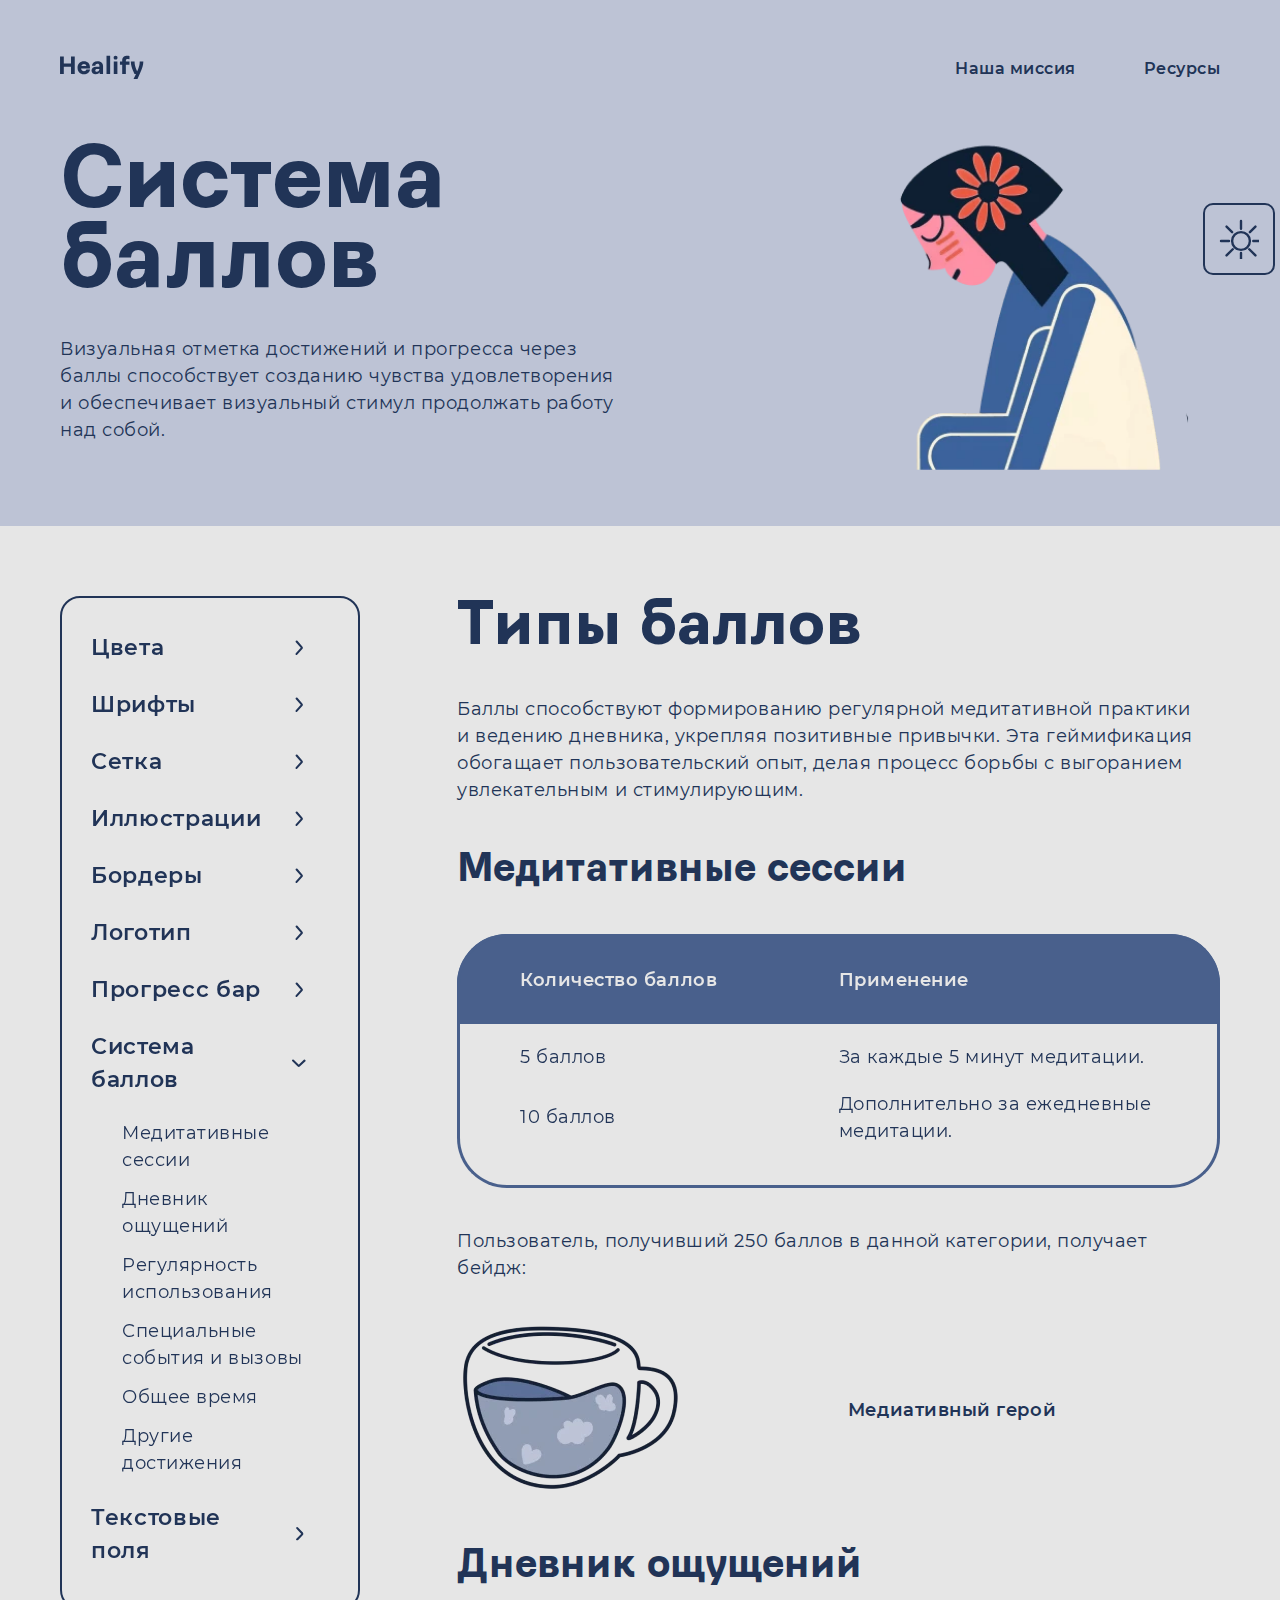
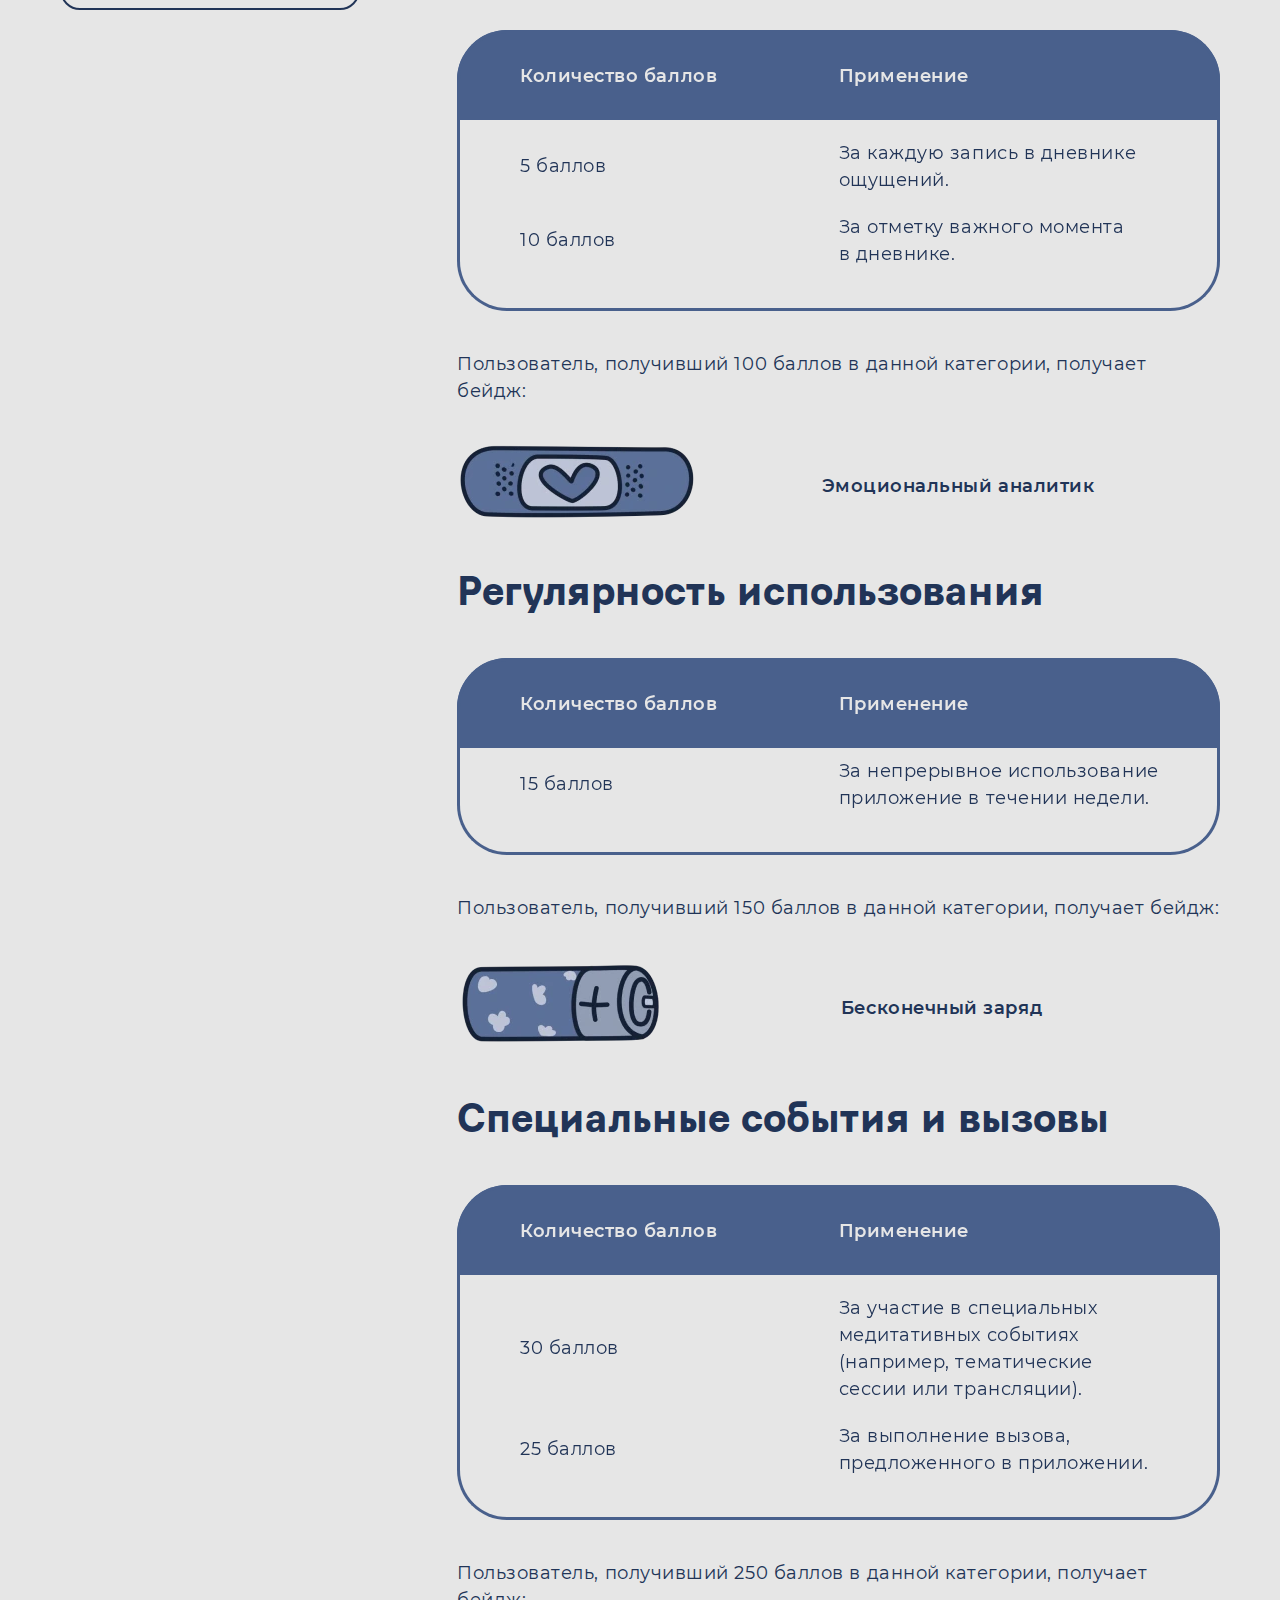
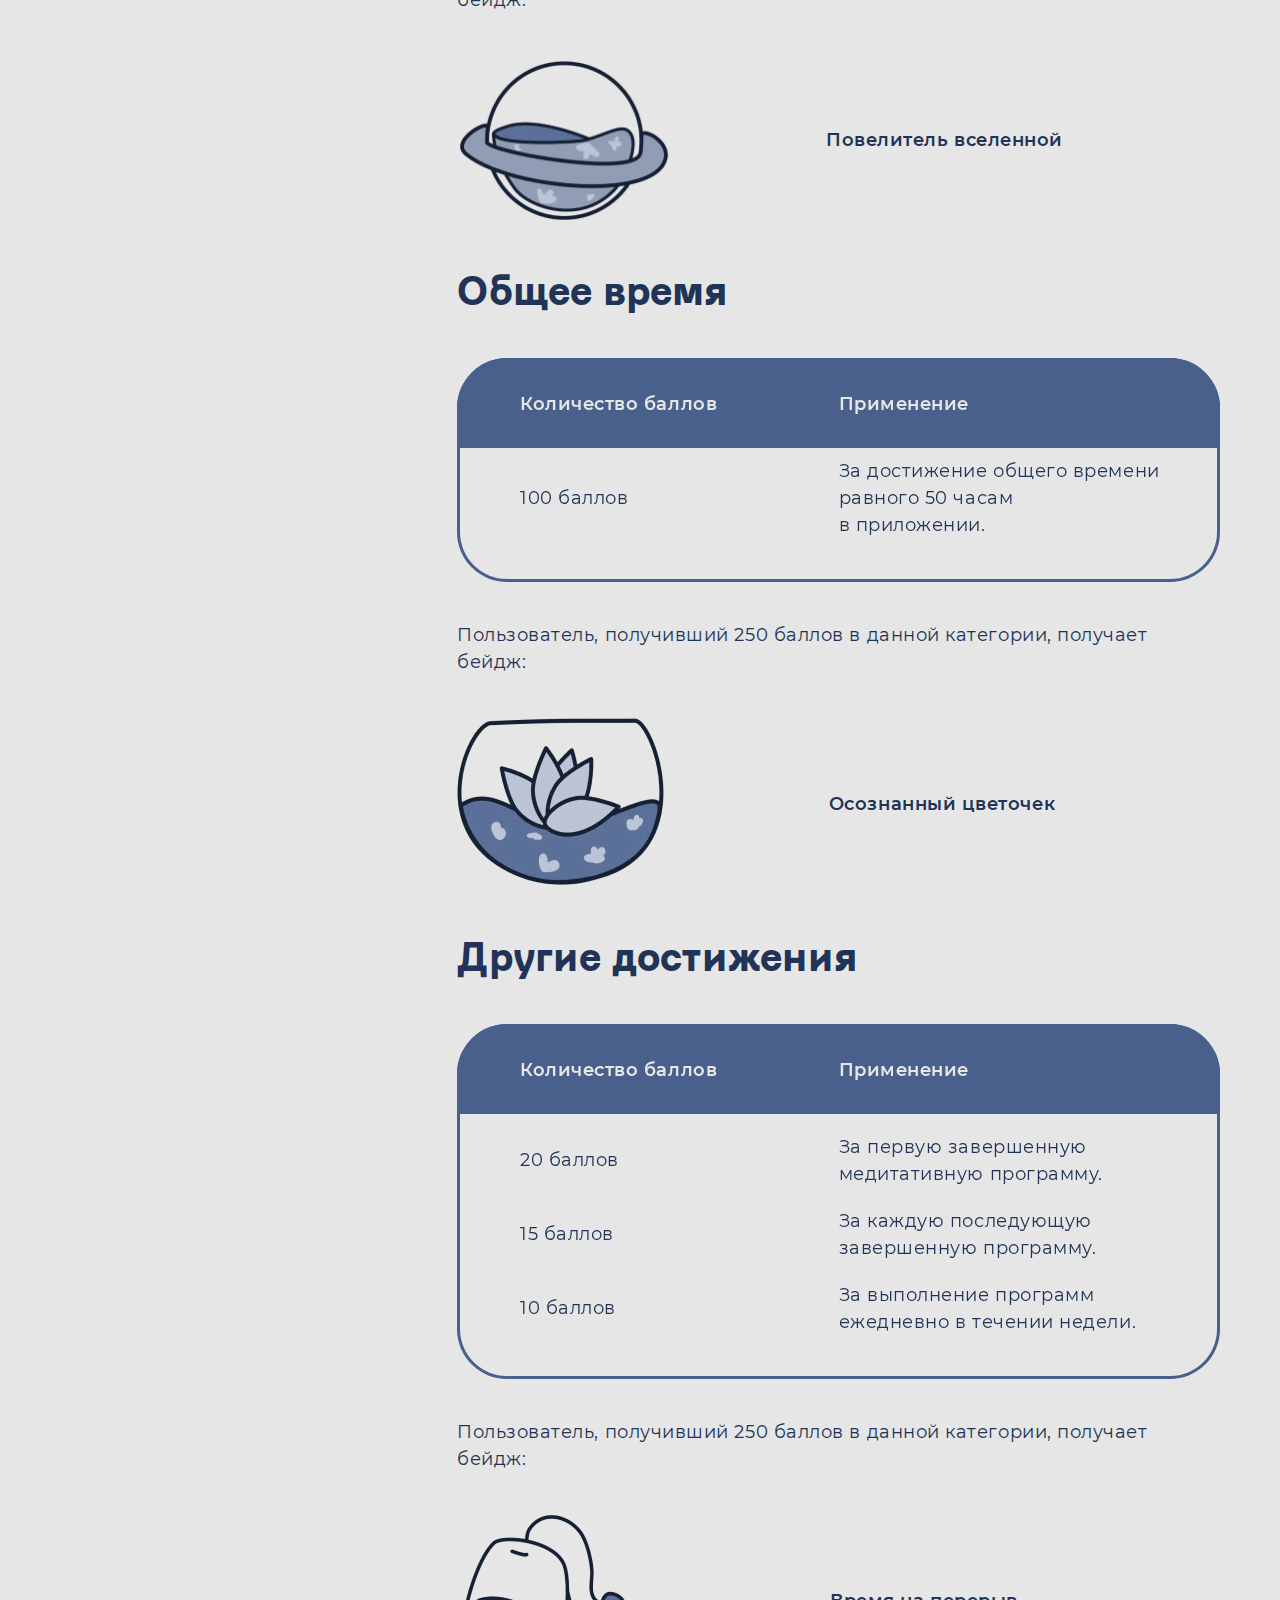
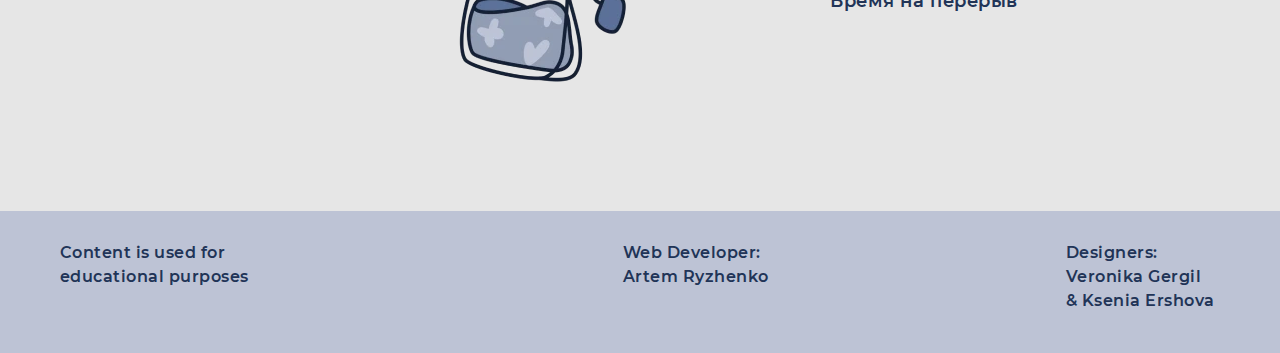
<file: score.html>
<!DOCTYPE html><html class="page" lang="ru"><head><meta charset="UTF-8"><meta name="viewport" content="width=device-width,initial-scale=1"><meta name="description" content="Дизайн-система Healify"><meta name="keywords" content="дизайн-система, Healify, система баллов, баллы, HTML, CSS, студенческий проект"><link rel="stylesheet" href="css/style.css"><link rel="icon" href="favicon.ico"><link rel="apple-touch-icon" sizes="180x180" href="img/favicons/apple-touch-icon.png"><link rel="icon" type="image/png" sizes="32x32" href="img/favicons/favicon-32x32.png"><link rel="icon" type="image/png" sizes="16x16" href="img/favicons/favicon-16x16.png"><link rel="manifest" href="manifest.webmanifest"><link rel="mask-icon" href="img/favicons/safari-pinned-tab.svg" color="#213457"><meta name="msapplication-TileColor" content="#bdc3d5"><meta name="theme-color" content="#c88585"><title>Дизайн-система Healify. Система баллов</title></head><body class="page-body"><button class="theme-button" aria-label="Изменить цвет"><svg class="theme-button__icon theme-button__icon--light" width="40" height="40"><use xlink:href="./img/icons.svg#sun"></use></svg> <svg class="theme-button__icon theme-button__icon--dark" width="40" height="40"><use xlink:href="./img/icons.svg#moon"></use></svg></button><header class="header"><div class="container"><div class="header__top"><a href="index.html" class="header__logo-link" aria-label="Логотип Healify"><svg class="header__logo-icon" width="87" height="28"><use xlink:href="img/icons.svg#Healify"></use></svg></a><ul class="header__menu list-reset"><li class="header__menu-item"><a href="mission.html" class="header__menu-link header__menu-link--mission">Наша миссия</a></li><li class="header__menu-item"><a href="https://www.figma.com/file/nqF4zMatr6fsem6gwq9UN0/design-system?type=design&node-id=0%3A37&mode=design&t=n8y72E4xhctX0qqB-1" target="_blank" rel="noopener noreferrer" class="header__menu-link">Ресурсы</a></li></ul></div><section class="header__bottom header__bottom--micro-grid"><div class="header__content"><h1 class="header__title title">Система баллов</h1><p class="header__text header__text--score">Визуальная отметка достижений и&nbsp;прогресса через баллы способствует созданию чувства удовлетворения и&nbsp;обеспечивает визуальный стимул продолжать работу над собой.</p></div><picture class="header__picture"><source type="image/webp" srcset="img/sitting-girl.webp 1x,img/sitting-girl@2x.webp 2x"><img class="header__image" src="img/sitting-girl.png" srcset="img/sitting-girl@2x.png 2x" alt="Темноволосая девушка с цветком в волосах размышляет" width="412" height="364"></picture></section></div></header><main class="main-inner"><div class="container container--inner"><nav class="inner-navigation"><ul class="inner-navigation__list nav-list list-reset"><li class="nav-list__item"><button class="nav-list__button" data-code="palette">Цвета</button><div class="nav-list__accordion" data-active="palette"><ul class="inner-nav list-reset"><li class="inner-nav__item"><a href="palette.html#important" class="inner-nav__link" data-link="important">Важность цвета</a></li><li class="inner-nav__item"><a href="palette.html#principles" class="inner-nav__link" data-link="principles">Принципы</a></li><li class="inner-nav__item"><a href="palette.html#main-colors" class="inner-nav__link" data-link="main-colors">Основные цвета</a></li><li class="inner-nav__item"><a href="palette.html#secondary-colors" class="inner-nav__link" data-link="secondary-colors">Вторичные цвета</a></li><li class="inner-nav__item"><a href="palette.html#inactive-colors" class="inner-nav__link" data-link="inactive-colors">Неактивные цвета</a></li><li class="inner-nav__item"><a href="palette.html#rules" class="inner-nav__link" data-link="rules">Правила применения</a></li></ul></div></li><li class="nav-list__item"><button class="nav-list__button" data-code="fonts">Шрифты</button><div class="nav-list__accordion" data-active="fonts"><ul class="inner-nav list-reset"><li class="inner-nav__item"><a href="fonts.html#principles" class="inner-nav__link" data-link="principles">Принципы</a></li><li class="inner-nav__item"><a href="fonts.html#usage" class="inner-nav__link" data-link="usage">Применение</a></li><li class="inner-nav__item"><a href="fonts.html#main-font" class="inner-nav__link" data-link="main-font">Основной шрифт</a></li><li class="inner-nav__item"><a href="fonts.html#secondary-font" class="inner-nav__link" data-link="secondary-font">Наборный шрифт</a></li><li class="inner-nav__item"><a href="fonts.html#invalid" class="inner-nav__link" data-link="invalid">Как нельзя</a></li><li class="inner-nav__item"><a href="fonts.html#valid" class="inner-nav__link" data-link="valid">Как правильно</a></li></ul></div></li><li class="nav-list__item"><button class="nav-list__button" data-code="grid">Сетка</button><div class="nav-list__accordion" data-active="grid"><ul class="inner-nav list-reset"><li class="inner-nav__item"><a href="grid.html#concept" class="inner-nav__link" data-link="concept">Концепция сетки</a></li><li class="inner-nav__item"><a href="grid.html#column" class="inner-nav__link" data-link="column">Колонки</a></li><li class="inner-nav__item"><a href="grid.html#gap" class="inner-nav__link" data-link="gap">Гэпы</a></li><li class="inner-nav__item"><a href="grid.html#padding" class="inner-nav__link" data-link="padding">Паддинг</a></li><li class="inner-nav__item"><a href="grid.html#width" class="inner-nav__link" data-link="width">Размеры</a></li><li class="inner-nav__item"><a href="grid.html#menu" class="inner-nav__link" data-link="menu">Меню</a></li><li class="inner-nav__item"><a href="grid.html#content" class="inner-nav__link" data-link="content">Расположение контента</a></li><li class="inner-nav__item"><a href="grid.html#fixed" class="inner-nav__link" data-link="fixed">Фиксированный контент</a></li></ul></div></li><li class="nav-list__item"><button class="nav-list__button" data-code="illustrations">Иллюстрации</button><div class="nav-list__accordion" data-active="illustrations"><ul class="inner-nav list-reset"><li class="inner-nav__item"><a href="illustrations.html#characters" class="inner-nav__link" data-link="characters">Персонажи</a></li><li class="inner-nav__item"><a href="illustrations.html#achievement" class="inner-nav__link" data-link="achievement">Достижения</a></li><li class="inner-nav__item"><a href="illustrations.html#icons" class="inner-nav__link" data-link="icons">Иконки</a></li></ul></div></li><li class="nav-list__item"><button class="nav-list__button" data-code="borders">Бордеры</button><div class="nav-list__accordion" data-active="borders"><ul class="inner-nav list-reset"><li class="inner-nav__item"><a href="borders.html#radius-principle" class="inner-nav__link" data-link="radius-principle">Принципы радиуса</a></li><li class="inner-nav__item"><a href="borders.html#usage-radius" class="inner-nav__link" data-link="usage-radius">Примеры применения</a></li><li class="inner-nav__item"><a href="borders.html#border-principle" class="inner-nav__link" data-link="border-principle">Принципы бордера</a></li><li class="inner-nav__item"><a href="borders.html#usage-border" class="inner-nav__link" data-link="usage-border">Примеры применения</a></li></ul></div></li><li class="nav-list__item"><button class="nav-list__button" data-code="logo">Логотип</button><div class="nav-list__accordion" data-active="logo"><ul class="inner-nav list-reset"><li class="inner-nav__item"><a href="logo.html#logo-variation" class="inner-nav__link" data-link="logo-variation">Варианты логотипа</a></li><li class="inner-nav__item"><a href="logo.html#logo" class="inner-nav__link" data-link="logo">Логотип</a></li><li class="inner-nav__item"><a href="logo.html#guard" class="inner-nav__link" data-link="guard">Охранное поле логотипа</a></li><li class="inner-nav__item"><a href="logo.html#proportion" class="inner-nav__link" data-link="proportion">Пропорции логотипа</a></li><li class="inner-nav__item"><a href="logo.html#icon" class="inner-nav__link" data-link="icon">Иконка</a></li><li class="inner-nav__item"><a href="logo.html#guard-icon" class="inner-nav__link" data-link="guard-icon">Охранное поле иконки</a></li><li class="inner-nav__item"><a href="logo.html#icon-proportion" class="inner-nav__link" data-link="icon-proportion">Пропорции иконки</a></li><li class="inner-nav__item"><a href="logo.html#invalid-icons" class="inner-nav__link" data-link="invalid-icons">Как нельзя</a></li></ul></div></li><li class="nav-list__item"><button class="nav-list__button" data-code="progress">Прогресс бар</button><div class="nav-list__accordion" data-active="progress"><ul class="inner-nav list-reset"><li class="inner-nav__item"><a href="progress.html#progress-principle" class="inner-nav__link" data-link="progress-principle">Принцип работы</a></li><li class="inner-nav__item"><a href="progress.html#progress-label" class="inner-nav__link" data-link="progress-label">Подпись</a></li></ul></div></li><li class="nav-list__item"><button class="nav-list__button" data-code="score">Система баллов</button><div class="nav-list__accordion" data-active="score"><ul class="inner-nav list-reset"><li class="inner-nav__item"><a href="score.html#meditation" class="inner-nav__link" data-link="meditation">Медитативные сессии</a></li><li class="inner-nav__item"><a href="score.html#diary" class="inner-nav__link" data-link="diary">Дневник ощущений</a></li><li class="inner-nav__item"><a href="score.html#regulary" class="inner-nav__link" data-link="regulary">Регулярность использования</a></li><li class="inner-nav__item"><a href="score.html#special" class="inner-nav__link" data-link="special">Специальные события и&nbsp;вызовы</a></li><li class="inner-nav__item"><a href="score.html#total" class="inner-nav__link" data-link="total">Общее время</a></li><li class="inner-nav__item"><a href="score.html#other" class="inner-nav__link" data-link="other">Другие достижения</a></li></ul></div></li><li class="nav-list__item"><button class="nav-list__button" data-code="fields">Текстовые поля</button><div class="nav-list__accordion" data-active="fields"><ul class="inner-nav list-reset"><li class="inner-nav__item"><a href="fields.html#term" class="inner-nav__link" data-link="term">Назначение</a></li><li class="inner-nav__item"><a href="fields.html#structure" class="inner-nav__link" data-link="structure">Строение компонента</a></li></ul></div></li></ul></nav><div class="inner-content"><section class="score-types main-inner__section"><h2 class="main-inner__title title title--middle">Типы баллов</h2><p class="main-inner__title">Баллы способствуют формированию регулярной медитативной практики и&nbsp;ведению дневника, укрепляя позитивные привычки. Эта геймификация обогащает пользовательский опыт, делая процесс борьбы с&nbsp;выгоранием увлекательным и&nbsp;стимулирующим.</p><section class="meditaion observed-section main-inner__title" id="meditation"><h3 class="main-inner__title title title--small">Медитативные сессии</h3><table class="table main-inner__title"><thead class="table__head"><tr class="table__row"><th class="table__head-cell">Количество баллов</th><th class="table__head-cell">Применение</th></tr></thead><tbody class="table__body"><tr class="table__row"><td class="table__cell table__cell--first">5 баллов</td><td class="table__cell table__cell--first">За&nbsp;каждые 5&nbsp;минут медитации.</td></tr><tr class="table__row"><td class="table__cell table__cell--last">10 баллов</td><td class="table__cell table__cell--last">Дополнительно за&nbsp;ежедневные медитации.</td></tr></tbody></table><p class="main-inner__title">Пользователь, получивший 250 баллов в&nbsp;данной категории, получает бейдж:</p><div class="score-types__container"><picture class="score-types__picture"><source type="image/webp" srcset="img/cup.webp 1x,img/cup@2x.webp 2x"><img class="score-types__image" src="img/cup.png" srcset="img/cup@2x.png 2x" alt="Достижение медитативный герой в виде кружки" width="227" height="169"></picture><p class="main-inner__text score-types__text">Медиативный герой</p></div></section><section class="diary observed-section main-inner__title" id="diary"><h3 class="main-inner__title title title--small">Дневник ощущений</h3><table class="table main-inner__title"><thead class="table__head"><tr class="table__row"><th class="table__head-cell">Количество баллов</th><th class="table__head-cell">Применение</th></tr></thead><tbody class="table__body"><tr class="table__row"><td class="table__cell table__cell--first">5 баллов</td><td class="table__cell table__cell--first">За&nbsp;каждую запись в&nbsp;дневнике ощущений.</td></tr><tr class="table__row"><td class="table__cell table__cell--last">10 баллов</td><td class="table__cell table__cell--last">За&nbsp;отметку важного момента в&nbsp;дневнике.</td></tr></tbody></table><p class="main-inner__title">Пользователь, получивший 100 баллов в&nbsp;данной категории, получает бейдж:</p><div class="score-types__container"><picture class="score-types__picture"><source type="image/webp" srcset="img/tea.webp 1x,img/tea@2x.webp 2x"><img class="score-types__image" src="img/tea.png" srcset="img/tea@2x.png 2x" alt="Достижение эмоциональный аналитик в виде душевного пластыря" width="239" height="75"></picture><p class="main-inner__text score-types__text">Эмоциональный аналитик</p></div></section><section class="regulary observed-section main-inner__title" id="regulary"><h3 class="main-inner__title title title--small">Регулярность использования</h3><table class="table main-inner__title"><thead class="table__head"><tr class="table__row"><th class="table__head-cell">Количество баллов</th><th class="table__head-cell">Применение</th></tr></thead><tbody class="table__body"><tr class="table__row"><td class="table__cell table__cell--last">15 баллов</td><td class="table__cell table__cell--last">За&nbsp;непрерывное использование приложение в&nbsp;течении недели.</td></tr></tbody></table><p class="main-inner__title">Пользователь, получивший 150 баллов в&nbsp;данной категории, получает бейдж:</p><div class="score-types__container"><picture class="score-types__picture"><source type="image/webp" srcset="img/battery.webp 1x,img/battery@2x.webp 2x"><img class="score-types__image" src="img/battery.png" srcset="img/battery@2x.png 2x" alt="Достижение Бесконечный заряд в виде батарейки" width="206" height="85"></picture><p class="main-inner__text score-types__text">Бесконечный заряд</p></div></section><section class="special observed-section main-inner__title" id="special"><h3 class="main-inner__title title title--small">Специальные события и&nbsp;вызовы</h3><table class="table main-inner__title"><thead class="table__head"><tr class="table__row"><th class="table__head-cell">Количество баллов</th><th class="table__head-cell">Применение</th></tr></thead><tbody class="table__body"><tr class="table__row"><td class="table__cell table__cell--first">30 баллов</td><td class="table__cell table__cell--first">За&nbsp;участие в&nbsp;специальных медитативных событиях (например, тематические сессии или трансляции).</td></tr><tr class="table__row"><td class="table__cell table__cell--last">25 баллов</td><td class="table__cell table__cell--last">За&nbsp;выполнение вызова, предложенного в&nbsp;приложении.</td></tr></tbody></table><p class="main-inner__title">Пользователь, получивший 250 баллов в&nbsp;данной категории, получает бейдж:</p><div class="score-types__container"><picture class="score-types__picture"><source type="image/webp" srcset="img/planet.webp 1x,img/planet@2x.webp 2x"><img class="score-types__image" src="img/planet.png" srcset="img/planet@2x.png 2x" alt="Достижение Повелитель вселенной в виде планеты" width="212" height="167"></picture><p class="main-inner__text score-types__text">Повелитель вселенной</p></div></section><section class="total observed-section main-inner__title" id="total"><h3 class="main-inner__title title title--small">Общее время</h3><table class="table main-inner__title"><thead class="table__head"><tr class="table__row"><th class="table__head-cell">Количество баллов</th><th class="table__head-cell">Применение</th></tr></thead><tbody class="table__body"><tr class="table__row"><td class="table__cell table__cell--last">100 баллов</td><td class="table__cell table__cell--last">За&nbsp;достижение общего времени равного 50&nbsp;часам в&nbsp;приложении.</td></tr></tbody></table><p class="main-inner__title">Пользователь, получивший 250 баллов в&nbsp;данной категории, получает бейдж:</p><div class="score-types__container"><picture class="score-types__picture"><source type="image/webp" srcset="img/plant.webp 1x,img/plant@2x.webp 2x"><img class="score-types__image" src="img/plant.png" srcset="img/plant@2x.png 2x" alt="Достижение Осознанный цветочек в виде лотоса" width="207" height="170"></picture><p class="main-inner__text score-types__text">Осознанный цветочек</p></div></section><section class="other observed-section" id="other"><h3 class="main-inner__title title title--small">Другие достижения</h3><table class="table main-inner__title"><thead class="table__head"><tr class="table__row"><th class="table__head-cell">Количество баллов</th><th class="table__head-cell">Применение</th></tr></thead><tbody class="table__body"><tr class="table__row"><td class="table__cell table__cell--first">20 баллов</td><td class="table__cell table__cell--first">За&nbsp;первую завершенную медитативную программу.</td></tr><tr class="table__row"><td class="table__cell">15 баллов</td><td class="table__cell">За&nbsp;каждую последующую завершенную программу.</td></tr><tr class="table__row"><td class="table__cell table__cell--last">10 баллов</td><td class="table__cell table__cell--last">За&nbsp;выполнение программ ежедневно в&nbsp;течении недели.</td></tr></tbody></table><p class="main-inner__title">Пользователь, получивший 250 баллов в&nbsp;данной категории, получает бейдж:</p><div class="score-types__container"><picture class="score-types__picture"><source type="image/webp" srcset="img/time.webp 1x,img/time@2x.webp 2x"><img class="score-types__image" src="img/time.png" srcset="img/time@2x.png 2x" alt="Достижение Время на перерыв в виде чайного пакетика" width="171" height="170"></picture><p class="main-inner__text score-types__text">Время на перерыв</p></div></section></section></div></div></main><footer class="footer"><div class="container"><ul class="footer__social-list social-list footer__social-list--active list-reset"><li class="social-list__item"><a href="https://spb.hh.ru/resume/6875b0ffff0c10617c0039ed1f346572484975" target="_blank" rel="noopener noreferrer" class="social-list__link" aria-label="HeadHunter Ершовой Ксении" title="Ершова Ксения"><svg class="social-list__icon social-list__icon--hh" width="80" height="80"><use xlink:href="img/icons.svg#headhunter"></use></svg></a></li><li class="social-list__item"><a href="https://github.com/Gyallarhorn" target="_blank" rel="noopener noreferrer" class="social-list__link" aria-label="GitHub Рыженко Артема" title="Рыженко Артем"><svg class="social-list__icon social-list__icon--github" width="80" height="80"><use xlink:href="img/icons.svg#github"></use></svg></a></li><li class="social-list__item"><a href="https://t.me/betaquarius" target="_blank" rel="noopener noreferrer" class="social-list__link" aria-label="Telegram Гергиль Вероники" title="Гергиль Вероника"><svg class="social-list__icon social-list__icon--telegram" width="80" height="80"><use xlink:href="img/icons.svg#telegram"></use></svg></a></li></ul><div class="footer__info"><p class="footer__info-item footer__info-item--purpose">Content is&nbsp;used for educational purposes</p><p class="footer__info-item footer__info-item--developer">Web Developer: Artem Ryzhenko</p><p class="footer__info-item footer__info-item--design">Designers: Veronika Gergil &amp;&nbsp;Ksenia Ershova</p></div></div></footer><script src="./js/bundle.js"></script></body></html>
</file>
<file: css/style.css>
@keyframes rotate{0%{transform:translate(-50%,-50%)}33%{transform:translate(-50%,-50%) rotate(15deg)}66%{transform:translate(-50%,-50%) rotate(-15deg)}}@keyframes shake{0%{transform:translateX(0)}10%,30%,50%,70%,90%{transform:translateX(5px)}20%,40%,60%,80%{transform:translateX(-5px)}to{opacity:1;transform:translateX(0)}}*,::after,::before{box-sizing:border-box}img{max-width:100%;height:auto}a{text-decoration:none}:root{--primary-background-color:#e6e6e6;--secondary-background-color:#bdc3d5;--primary-text-color:#213457;--secondary-text-color:#213457;--scrollbar-color:rgba(124, 137, 175, 0.4);--scrollbar-track-color:#5b7099;--transparent-color-01:rgba(0, 0, 0, 0.1);--box-shadow:0px 0px 20px rgb(0 0 0 / 10%);--box-shadow-card:0px 4px 15px 6px rgba(161, 170, 196, 0.4);--icon-background:#212121;--error-color:#b20d0d;--like-color:#3b639c;--span-element-color:#fefefe;--valid-color:#157725;--invalid-color:#b60c35;--secondary-border-color:#49608c;--card-background:#d9d9d9;--invalid-text-color:#a6b3ce;--color-card-text-color:#515151;--table-border-color:#49608c;--table-text-header-color:#e6e6e6;--border-principle-gradient:rgba(145, 156, 180, 0.4);--word-logo-color:rgb(13%, 20%, 34%, 0.5);--logo-example:#bdc3d5;--icons-invalid-color:#c03f4c}.dark{--primary-background-color:#bdc3d5;--secondary-background-color:#213457;--primary-text-color:#e6e6e6;--like-color:var(--primary-background-color);--box-shadow-card:0px 4px 15px 6px #a1aac4;--table-border-color:#213457}.dark .social-list__link{color:var(--primary-background-color)}.dark .modal__body{background-color:var(--primary-text-color)}.dark .modal__body-button{color:var(--secondary-text-color);border-color:var(--secondary-text-color)}.dark .modal__body-button:hover{color:var(--primary-text-color);background-color:var(--secondary-background-color)}.dark .header__logo-link{color:var(--primary-background-color)}.dark .color--border-light::before{outline-color:transparent}.dark .color--border-dark::before{outline-color:var(--secondary-text-color)}.dark .button--usage-radius{color:var(--primary-text-color);background-color:var(--secondary-text-color);border-color:transparent}.dark .button--usage-radius:hover{color:var(--secondary-text-color);background-color:transparent}.dark .button--usage-radius:hover,.dark .icon-wrapper--light,.dark .logo-wrapper--light{border-color:var(--secondary-text-color)}.dark .icon-wrapper--different,.dark .logo-wrapper--different{color:var(--primary-background-color)}.dark .icon-wrapper__element,.dark .logo-wrapper__element{color:var(--secondary-border-color)}.dark .icon-wrapper--invalid-color,.dark .logo-wrapper--invalid-color{color:var(--icons-invalid-color)}@font-face{font-family:"Montserrat";font-style:normal;font-weight:400;src:local("Montserrat"),url(.././fonts/Montserrat-Regular.woff2)format("woff2"),url(.././fonts/Montserrat-Regular.woff)format("woff");font-display:swap}@font-face{font-family:"Montserrat";font-style:normal;font-weight:600;src:local("Montserrat"),url(.././fonts/Montserrat-SemiBold.woff2)format("woff2"),url(.././fonts/Montserrat-SemiBold.woff)format("woff");font-display:swap}@font-face{font-family:"Srbija Sans";font-style:normal;font-weight:400;src:local("Montserrat"),url(.././fonts/SrbijaSans-Regular.woff2)format("woff2"),url(.././fonts/SrbijaSans-Regular.woff)format("woff");font-display:swap}.page{min-height:100%;font-size:18px;scroll-behavior:smooth}.page-body{display:grid;grid-template-rows:min-content 1fr min-content;min-height:100vh;padding:0;margin:0;font-family:"Montserrat",sans-serif;font-size:18px;font-weight:400;line-height:150%;color:var(--primary-text-color);letter-spacing:.03em;background-color:var(--primary-background-color);transition:color .5s ease,background-color .5s ease;scrollbar-width:auto;scrollbar-color:var(--scrollbar-track-color) var(--scrollbar-color)}.page-body::-webkit-scrollbar{width:8px}.page-body::-webkit-scrollbar-track{background:var(--scrollbar-color)}.page-body::-webkit-scrollbar-thumb{background-color:var(--scrollbar-track-color);border:3px solid transparent;border-radius:20px}.container{width:1280px;padding:0 60px;margin:0 auto}.container--inner{position:relative;display:grid;grid-template-columns:300px 1fr;gap:97px}.visually-hidden{position:absolute;width:1px;height:1px;padding:0;margin:-1px;overflow:hidden;clip:rect(0 0 0 0);-webkit-clip-path:inset(100%);clip-path:inset(100%);white-space:nowrap;border:0}.list-reset{padding:0;margin:0;list-style:none}.title{font-family:"Srbija Sans",sans-serif;font-size:5rem;font-weight:400;line-height:.889em;letter-spacing:normal}.title--middle{font-size:3.5rem;line-height:.952em}.title--small{font-size:2.2222rem;line-height:1.25em}.theme-button{position:fixed;top:203px;right:5px;z-index:2;width:72px;height:72px;padding:0;overflow:hidden;color:var(--primary-text-color);cursor:pointer;background:0 0;border:2px solid var(--primary-text-color);border-radius:10px;transition:color .3s ease,background-color .3s ease}.theme-button:focus-visible,.theme-button:hover{color:var(--secondary-background-color);background-color:var(--primary-text-color)}.theme-button:focus-visible{outline:0}.theme-button__icon{position:absolute;top:50%;left:50%;transition:transform .5s ease;transform:translate(-50%,-50%)}.theme-button__icon--dark{transform:translate(90%,-50%)}.theme-button--dark .theme-button__icon--dark{transform:translate(-50%,-50%)}.theme-button--dark .theme-button__icon--light{transform:translate(-190%,-50%)}.button{position:relative;padding:18px 50px;font-size:.8889rem;font-weight:600;line-height:150%;color:var(--primary-text-color);text-align:center;letter-spacing:.03em;cursor:pointer;background-color:transparent;border:3px solid var(--primary-text-color);border-radius:30px;transition:color .5s ease,background-color .5s ease,border-color .5s ease,opacity .5s ease}.button:hover{color:var(--secondary-background-color);background-color:var(--primary-text-color)}.button:focus-visible{outline:1px dashed var(--primary-text-color)}.button:disabled{pointer-events:none;opacity:.7}.button--active{pointer-events:auto;opacity:1}.button--usage-radius{display:inline-block;padding:19px 66px;font-size:1.2222rem;color:var(--secondary-text-color)}.button--usage-radius:hover{color:var(--primary-background-color);background-color:var(--secondary-text-color)}.header{padding:55px 0 45px;margin:0 0 70px;background-color:var(--secondary-background-color);transition:background-color .5s ease}.header__top{display:grid;grid-template-columns:minmax(87px,min-content) 1fr;gap:30px;margin-bottom:20px}.header__menu{display:flex;flex-wrap:wrap;gap:20px 68px;justify-self:end}.header__logo-link{line-height:0;color:var(--primary-text-color)}.header__logo-link[href]{position:relative;transition:opacity .5s ease}.header__logo-link[href]:hover{opacity:.7}.header__logo-link[href]:focus{outline:0}.header__logo-link[href]:focus-visible{outline:1px dashed var(--primary-text-color)}.header__menu-link{position:relative;font-size:.8889rem;font-weight:600;line-height:150%;color:var(--primary-text-color);letter-spacing:.03em;transition:color .5s ease}.header__menu-link::before{position:absolute;bottom:-5px;left:50%;width:0;height:1px;content:"";background-color:var(--primary-text-color);opacity:0;transition:width .5s ease,opacity .5s ease;transform:translateX(-50%)}.header__menu-link--active::before,.header__menu-link:hover::before{width:100%;opacity:1}.header__menu-link:focus-visible{border:0;outline:1px dashed var(--primary-text-color)}.header__bottom{display:grid;grid-template-columns:1fr 412px;gap:188px;align-items:center;min-height:372px}.header__bottom--micro-grid{gap:20px}.header__title{margin:0 0 36px}.header__text{margin:0}.header__text--score{max-width:582px}.main-navigation,.main-navigation-styles{margin:0 0 70px}.main-navigation__title{margin:0 0 50px;color:var(--secondary-text-color)}.navigation-list{display:grid;grid-template-rows:repeat(1,1fr);grid-template-columns:repeat(3,1fr);gap:30px}.navigation-list__item{display:flex;flex-direction:column;gap:12px;align-items:center;min-height:331px;padding:30px 40px 50px;background-color:var(--secondary-background-color);border-radius:30px;transition:background-color .5s ease}.navigation-list__text,.navigation-list__title{margin:0;word-wrap:break-word}.navigation-list__text{flex:1;align-self:flex-start}.navigation-list__link{padding:14px 40px;font-size:.7222rem;letter-spacing:.03em;border-radius:30px}.navigation-list--components{margin:0 0 30px}.feedback{margin:0 0 120px}.feedback__wrapper{padding:50px 60px 80px;background-color:var(--secondary-background-color);border-radius:30px;transition:background-color .5s ease}.feedback__title{margin:0 0 40px}.feedback__text{margin:0 0 50px}.form-area{display:grid;grid-template-rows:repeat(3,auto);gap:36px}.form-area__fieldset{display:grid;grid-template-columns:repeat(2,1fr);gap:40px;padding:0;margin:0;border:0}.form-area__comment,.form-area__input{padding:21px 46px;margin:0;font-family:"Montserrat",sans-serif;font-size:1rem;line-height:150%;color:var(--secondary-text-color);letter-spacing:.03em;background-color:var(--card-background);border:2px solid var(--scrollbar-track-color);border-radius:30px;transition:border-color .5s ease,color .3s ease}.form-area__comment::-moz-placeholder,.form-area__input::-moz-placeholder{-moz-transition:opacity .5s ease;transition:opacity .5s ease}.form-area__comment::placeholder,.form-area__input::placeholder{transition:opacity .5s ease}.form-area__comment:focus::-moz-placeholder,.form-area__comment:hover::-moz-placeholder,.form-area__input:focus::-moz-placeholder,.form-area__input:hover::-moz-placeholder{opacity:.7}.form-area__comment:focus::placeholder,.form-area__comment:hover::placeholder,.form-area__input:focus::placeholder,.form-area__input:hover::placeholder{opacity:.7}.form-area__comment:focus,.form-area__input:focus{border-color:var(--primary-text-color);outline:0}.form-area__comment:invalid,.form-area__input:invalid{color:var(--error-color)}.form-area__comment{min-height:176px;resize:none}.form-area__button{justify-self:center}.social-list{display:none;gap:40px;justify-content:center}.social-list__icon{transition:transform .5s ease}.social-list__link{position:relative;display:block;margin:0;line-height:0;color:var(--footer-icon-color);transition:color .5s ease,margin .5s ease}.social-list__link:hover{margin:0 10px}.social-list__link:hover svg{transform:scale(1.2)}.social-list__link:focus-visible{outline:1px dashed var(--primary-text-color)}.footer{padding:30px 0 40px;background-color:var(--secondary-background-color);transition:background-color .5s ease}.footer__social-list{margin-bottom:60px}.footer__social-list--active{display:flex}.footer__info{display:flex;gap:40px;justify-content:space-between}.footer__info-item{margin:0;font-size:.8889rem;font-weight:600;line-height:150%;letter-spacing:.03em}.footer__info-item--purpose{max-width:270px}.footer__info-item--developer{max-width:150px}.footer__info-item--design{max-width:154px}.modal,.modal__body{display:flex;align-items:center}.modal{position:fixed;top:0;left:0;z-index:10;justify-content:center;width:100%;height:100vh;pointer-events:none;visibility:hidden;background-color:var(--transparent-color-01);-webkit-backdrop-filter:blur(20px);backdrop-filter:blur(20px);opacity:0;transition:.5s ease}.modal__body{position:relative;flex-direction:column;gap:20px;justify-content:flex-end;max-width:590px;min-height:708px;padding:25px 30px 78px;overflow:hidden;color:var(--secondary-text-color);background-color:var(--primary-background-color);border-radius:20px;box-shadow:var(--box-shadow);transition:transform .5s ease;transform:translateY(35px)}.modal__body::after,.modal__icon-container{position:absolute;left:50%;transform:translateX(-50%)}.modal__body::after{top:-50%;width:697px;height:697px;content:"";background-color:var(--secondary-background-color);border-radius:50%}.modal__icon-container{top:118px;z-index:2;color:var(--like-color)}.modal__body-text,.modal__body-title{margin:0}.modal__body-text{text-align:center}.modal__body-button{margin-top:20px}.modal.modal--active{pointer-events:auto;visibility:visible;opacity:1}.modal.modal--active .modal__body{transform:translateY(0)}.main-inner{color:var(--secondary-text-color)}.main-inner__section{margin:0 0 70px}.main-inner__section:last-child{margin:0 0 120px}.main-inner__title{margin:0 0 40px}.main-inner__subtitle{margin:0 0 20px}.main-inner__text{margin:0}.main-inner__text--first{margin:0 0 10px}.main-inner__element{padding:12px 26px;font-size:.8889rem;font-weight:600;line-height:150%;color:var(--span-element-color);letter-spacing:.03em;background-color:var(--valid-color);border-radius:50px}.main-inner__element--invalid{background-color:var(--invalid-color)}.main-inner__element--big{padding:14px 31px;font-size:1.2222rem}.inner-navigation{position:sticky;top:60px;align-self:start;padding:33px 52px 41px 29px;border:2px solid var(--secondary-text-color);border-radius:20px}.nav-list__item:not(:last-child){margin:0 0 24px}.nav-list__button{position:relative;display:flex;gap:15px;align-items:center;justify-content:space-between;width:100%;padding:0;font-family:"Montserrat",sans-serif;font-size:1.2222rem;font-weight:600;line-height:150%;color:var(--secondary-text-color);text-align:left;letter-spacing:.03em;cursor:pointer;background:0 0;border:0}.nav-list__button::after{width:15px;height:15px;content:"";background:url(../img/arrow.svg)center no-repeat;background-size:contain;transition:transform .5s ease;transform:rotate(-90deg)}.nav-list__button.active::after,.nav-list__button:hover::after{transform:rotate(0)}.nav-list__button:focus{outline:0}.nav-list__button:focus-visible{outline:1px dashed var(--secondary-text-color)}.nav-list__accordion{display:grid;grid-template-rows:0fr;transition:grid-template-rows .5s ease}.nav-list__accordion.active{grid-template-rows:1fr}.inner-nav{padding:0 0 0 31px;overflow:hidden}.inner-nav__item:not(:last-child){margin:0 0 12px}.inner-nav__item:not(:last-child):first-child{margin:24px 0 12px}.inner-nav__link{position:relative;font-size:1rem;color:var(--secondary-text-color)}.inner-nav__link::before{position:absolute;bottom:-1px;left:50%;width:0;height:1px;content:"";background-color:var(--secondary-text-color);opacity:0;transition:width .5s ease,opacity .5s ease;transform:translateX(-50%)}.inner-nav__link.active::before,.inner-nav__link:hover::before{width:100%;opacity:1}.inner-nav__link:focus{outline:0}.inner-nav__link:focus-visible{outline:1px dashed var(--secondary-text-color)}.important-color__purpose{display:grid;grid-template-columns:repeat(2,auto);-moz-column-gap:30px;column-gap:30px;align-items:center}.important-color__example{display:flex;flex-direction:column;gap:30px;align-items:center;padding:33px 46px;border:3px solid var(--table-border-color);border-radius:30px;transition:border-color .5s ease}.principles__text:last-of-type{margin:0}.principles__example{display:grid;grid-template-columns:repeat(2,1fr);gap:30px;padding:30px 69px 57px;border:3px solid var(--table-border-color);border-radius:30px;transition:border-color .5s ease}.principles__example-block{display:flex;flex-direction:column;gap:27px;align-items:flex-start}.principles__example-block-element{align-self:stretch;padding:42px;background-color:var(--card-background);border-radius:10px}.principles__example-text{font-size:1.2222rem;font-weight:600;line-height:150%;letter-spacing:.03em}.principles__example-text--invalid{color:var(--invalid-text-color)}.color{align-self:start;padding:24px 28px;border-radius:20px;box-shadow:var(--box-shadow-card);transition:box-shadow .5s ease}.color::before{display:block;width:100%;height:109px;margin:0 0 9px;content:"";background-color:var(--block-color);border-radius:14px;transition:outline-color .5s ease}.color--border-light::before{outline:1px solid var(--secondary-background-color)}.color--border-dark::before{outline:1px solid transparent}.color--big::before{height:124px}.color__code,.color__text{line-height:150%;letter-spacing:.03em}.color__text{display:flex;gap:20px;align-items:center;justify-content:space-between;margin:0;font-size:.8889rem;color:var(--color-card-text-color)}.color__code{font-size:1rem;color:var(--secondary-text-color)}.main-colors__list{padding:30px 0 0 22px;margin:0}.main-colors__list-item:not(:last-child){margin:0 0 15px}.colors-example{display:grid;grid-template-columns:repeat(3,1fr);gap:20px 37px}.colors-example--background{grid-template-columns:260px 1fr}.colors-rules__wrapper{display:grid;grid-template-rows:repeat(3,1fr);gap:35px}.colors-article{display:grid;grid-template-rows:min-content 1fr;grid-template-columns:repeat(2,1fr);-moz-column-gap:30px;column-gap:30px;padding:30px 68px 46px;border:3px solid var(--table-border-color);border-radius:50px;transition:border-color .5s ease}.colors-article .title{grid-column:1/-1;margin:0 0 20px}.colors-article__example{display:grid;grid-template-rows:min-content min-content auto;gap:20px}.colors-article__example .main-inner__element{align-self:start;justify-self:start}.colors-article__example-block{display:flex;align-items:center;justify-content:center;min-height:117px;padding:30px 50px;background-color:var(--block-color);border-radius:10px}.colors-article__example-block--two-elements{position:relative}.colors-article__example-block--two-elements::before{display:block;width:60px;height:55px;margin-right:40px;content:"";background-color:var(--card-background);border-radius:5px}.colors-article__example-block-text{font-size:1.2222rem;font-weight:600;line-height:150%;color:var(--text-color);letter-spacing:.03em}.colors-article__example-block-text--two-elements{padding:14px 23px;font-size:1rem;font-weight:400;background-color:var(--card-background);border-radius:5px}.colors-article__example-block-icon-wrapper{width:44px;height:44px;color:var(--text-color)}.grid-concept .main-inner__subtitle{margin:0}.grid-concept__list{display:grid;grid-template-columns:repeat(3,1fr);gap:20px;padding:106px 0 0;margin:0;counter-reset:counter 0}.grid-concept__list-item{position:relative;font-size:1.2222rem;font-weight:600;line-height:150%;letter-spacing:.03em;counter-increment:counter 1}.grid-concept__list-item::before{position:absolute;top:-68px;left:-33px;font-family:"Srbija Sans",sans-serif;font-size:5.5556rem;font-weight:400;line-height:normal;color:var(--secondary-border-color);content:counter(counter);opacity:.3}.table{position:relative;overflow:hidden;border-spacing:0;border-collapse:separate}.table__head,.table__head::before{transition:background-color .5s ease}.table__head{overflow:hidden;color:var(--table-text-header-color)}.table__head::before{position:absolute;top:0;left:0;z-index:-1;width:100%;height:90px;content:"";background-color:var(--table-border-color);border-top-left-radius:50px;border-top-right-radius:50px}.table__head-cell{width:50%;padding:30px 0;text-align:left;border-top:3px solid var(--table-border-color);transition:border-color .5s ease}.table__head-cell:first-child{padding:30px 10px 30px 60px;border-left:3px solid var(--table-border-color);border-top-left-radius:50px}.table__head-cell:last-child{border-right:3px solid var(--table-border-color);border-top-right-radius:50px}.table__cell:first-child{padding:10px 10px 10px 60px;border-left:3px solid var(--table-border-color)}.table__cell:last-child{padding:10px 57px 10px 0;border-right:3px solid var(--table-border-color)}.table__cell--first{padding:20px 10px 10px}.table__cell--first:first-child{padding:20px 10px 10px 60px}.table__cell--first:last-child{padding:20px 57px 10px 0}.table__cell--last{border-bottom:3px solid var(--table-border-color)}.table__cell--last:first-child{padding:10px 10px 40px 60px;border-bottom-left-radius:50px}.table__cell--last:last-child{padding:10px 57px 40px 0;border-bottom-right-radius:50px}.usage-radius__picture{display:inline-block;line-height:0}.usage-radius__picture:first-of-type{border-radius:50px;box-shadow:var(--box-shadow-card);transition:box-shadow .5s ease}.usage-border__example{height:289px;padding:50px 71px 59px;background:repeating-linear-gradient(to right,var(--border-principle-gradient)0,var(--border-principle-gradient) 71px,transparent 71px,transparent 99px);border:3px solid var(--table-border-color);border-radius:30px;transition:border-color .5s ease}.usage-border__example-top{display:flex;gap:29px;align-items:center}.usage-border__example-top-element,.usage-border__example__bottom{background-color:var(--table-border-color);border-radius:20px;transition:background-color .5s ease}.usage-border__example-top-element{width:296px;height:67px;margin:0 0 24px}.usage-border__example__bottom{height:89px}.usage-border__input{width:500px}.tasks-list{padding:0 0 0 25px;margin:0}.tasks-list__item:not(:last-child){margin:0 0 20px}.grid-list{display:grid;grid-template-columns:repeat(2,1fr);gap:35px 30px}.grid-list__text{margin:0}.grid-list__text--margin{margin:0 0 10px}.values-list{display:grid;grid-template-rows:repeat(1,1fr);grid-template-columns:repeat(3,1fr);gap:35px 30px}.values-list__item{display:grid;grid-template-rows:108px min-content 1fr;gap:20px;padding:40px 33px 50px;color:var(--primary-text-color);background-color:var(--secondary-background-color);border-radius:30px;transition:color .5s ease,background-color .5s ease}.values-list__icon-wrapper{display:flex;align-items:center;justify-self:center}.values-list__text,.values-list__title{margin:0}.values-list__icon{transition:stroke .5s ease}.values-list__icon--brain{stroke:var(--primary-text-color);stroke-width:2}.usage-fonts__wrapper{display:grid;grid-template-rows:repeat(2,min-content);gap:35px}.usage-fonts__article--last{align-self:start}.text-article{display:grid;grid-template-rows:repeat(3,min-content);grid-template-columns:309px 1fr;gap:20px;padding:50px 60px 80px;border:3px solid var(--table-border-color);border-radius:50px;transition:border-color .5s ease}.text-article--last{grid-template-rows:repeat(2,min-content);grid-template-columns:221px 1fr}.text-article__title{grid-area:1/1/2/-1;margin:0 0 10px}.text-article__example{grid-area:-2/1/-1/-1}.text-article__button{align-self:start}.example-text{display:grid;grid-template-rows:repeat(3,min-content);gap:34px;padding:50px 60px 70px;margin:0 0 30px;color:var(--primary-text-color);background-color:var(--secondary-background-color);border-radius:50px;transition:color .5s ease,background-color .5s ease}.text-list{display:flex;gap:38px;justify-content:space-between}.text-list__item{display:flex;flex-direction:column;gap:10px;align-items:center;padding:48px 65px 52px;font-size:.8889rem;font-weight:600;line-height:150%;letter-spacing:.03em;border:3px solid var(--primary-text-color);border-radius:30px;transition:border-color .5s ease}.text-list__item--secondary-font{padding:43px 48px 47px}.text-list__text--top{font-family:"Srbija Sans",sans-serif;font-size:2.2222rem;font-weight:400;line-height:1.25em}.text-list__text--secondary-font{font-size:3.3333rem;font-weight:400;line-height:1em}.text-rules{padding:0 0 0 27px;margin:0}.guideline-text-wrapper{display:grid;grid-template-rows:repeat(3,min-content);gap:35px}.guide-text{display:flex;flex-direction:column;gap:20px;align-items:flex-start;padding:45px 80px 65px 60px;border:3px solid var(--table-border-color);border-radius:30px}.logo-wrapper{position:relative;display:grid;align-items:center;justify-content:center;min-height:237px;color:var(--logo-example);background:var(--secondary-text-color);border-radius:30px;transition:border-color .5s ease,background-color .5s ease,color .5s ease}.logo-wrapper--light{color:var(--secondary-text-color);background:var(--logo-example);border:3px solid var(--logo-example)}.logo-wrapper--different{color:var(--secondary-text-color);background:var(--secondary-background-color);border-color:transparent}.logo-wrapper--list{min-height:118px}.logo-wrapper--invalid-color{color:var(--icons-invalid-color)}.logo-wrapper__element{position:absolute;top:50%;left:179px;color:var(--word-logo-color);transition:color .5s ease;transform:translateY(-50%)}.logo-wrapper__element--proportion{left:202px}.icon__container{display:flex;gap:37px}.icon-wrapper{position:relative;display:flex;align-items:center;justify-content:center;width:266px;height:266px;color:var(--logo-example);background:var(--secondary-text-color);border-radius:30px;transition:border-color .5s ease,background-color .5s ease,color .5s ease}.icon-wrapper--light{color:var(--secondary-text-color);background:var(--logo-example);border:3px solid var(--logo-example)}.icon-wrapper--different{color:var(--secondary-text-color);background:var(--secondary-background-color);border-color:transparent}.icon-wrapper--list{width:auto;height:166px}.icon-wrapper--invalid-color{color:var(--icons-invalid-color)}.icon-wrapper--rotate svg{position:relative;transform:rotate(45deg)}.icon-wrapper__element{position:absolute;top:50%;left:0;color:var(--word-logo-color);transition:color .5s ease;transform:translateY(-50%)}.icon-wrapper__element--proportion{top:48%;left:15px}.invalid-icons__list{display:grid;grid-template-columns:repeat(4,1fr);gap:30px}.invalid-icons__list-item--big{grid-column-end:span 2}.score-types__container{display:flex;align-items:center}.score-types__text{margin:auto;font-weight:600}.icons-list{display:flex;align-items:center;justify-content:center;height:531px;border:3px solid var(--table-border-color);border-radius:30px;transition:border-color .5s ease}.progress,.progress-wrapper{position:relative;border-radius:20px}.progress-wrapper{padding:10px 33px;border:2px solid var(--secondary-text-color)}.progress{display:block;width:100%;height:20px;overflow:hidden;background-color:var(--card-background)}.progress--gradient{background:repeating-linear-gradient(to right,var(--card-background)0,var(--card-background) 68.9px,var(--secondary-text-color) 68.9px,var(--secondary-text-color) 69.9px)}.progress__meter{position:absolute;width:0;height:100%;background-color:var(--secondary-text-color);border-radius:20px;transition:width 70ms ease}.progress__meter--first{width:38%}.progress-label__title{display:inline-block;margin:0 0 20px;font-size:1.2222rem;font-weight:600;line-height:150%;letter-spacing:.03em}.progress-label__label{position:absolute;top:-35px;right:27px}
/*# sourceMappingURL=style.css.map */
</file>
